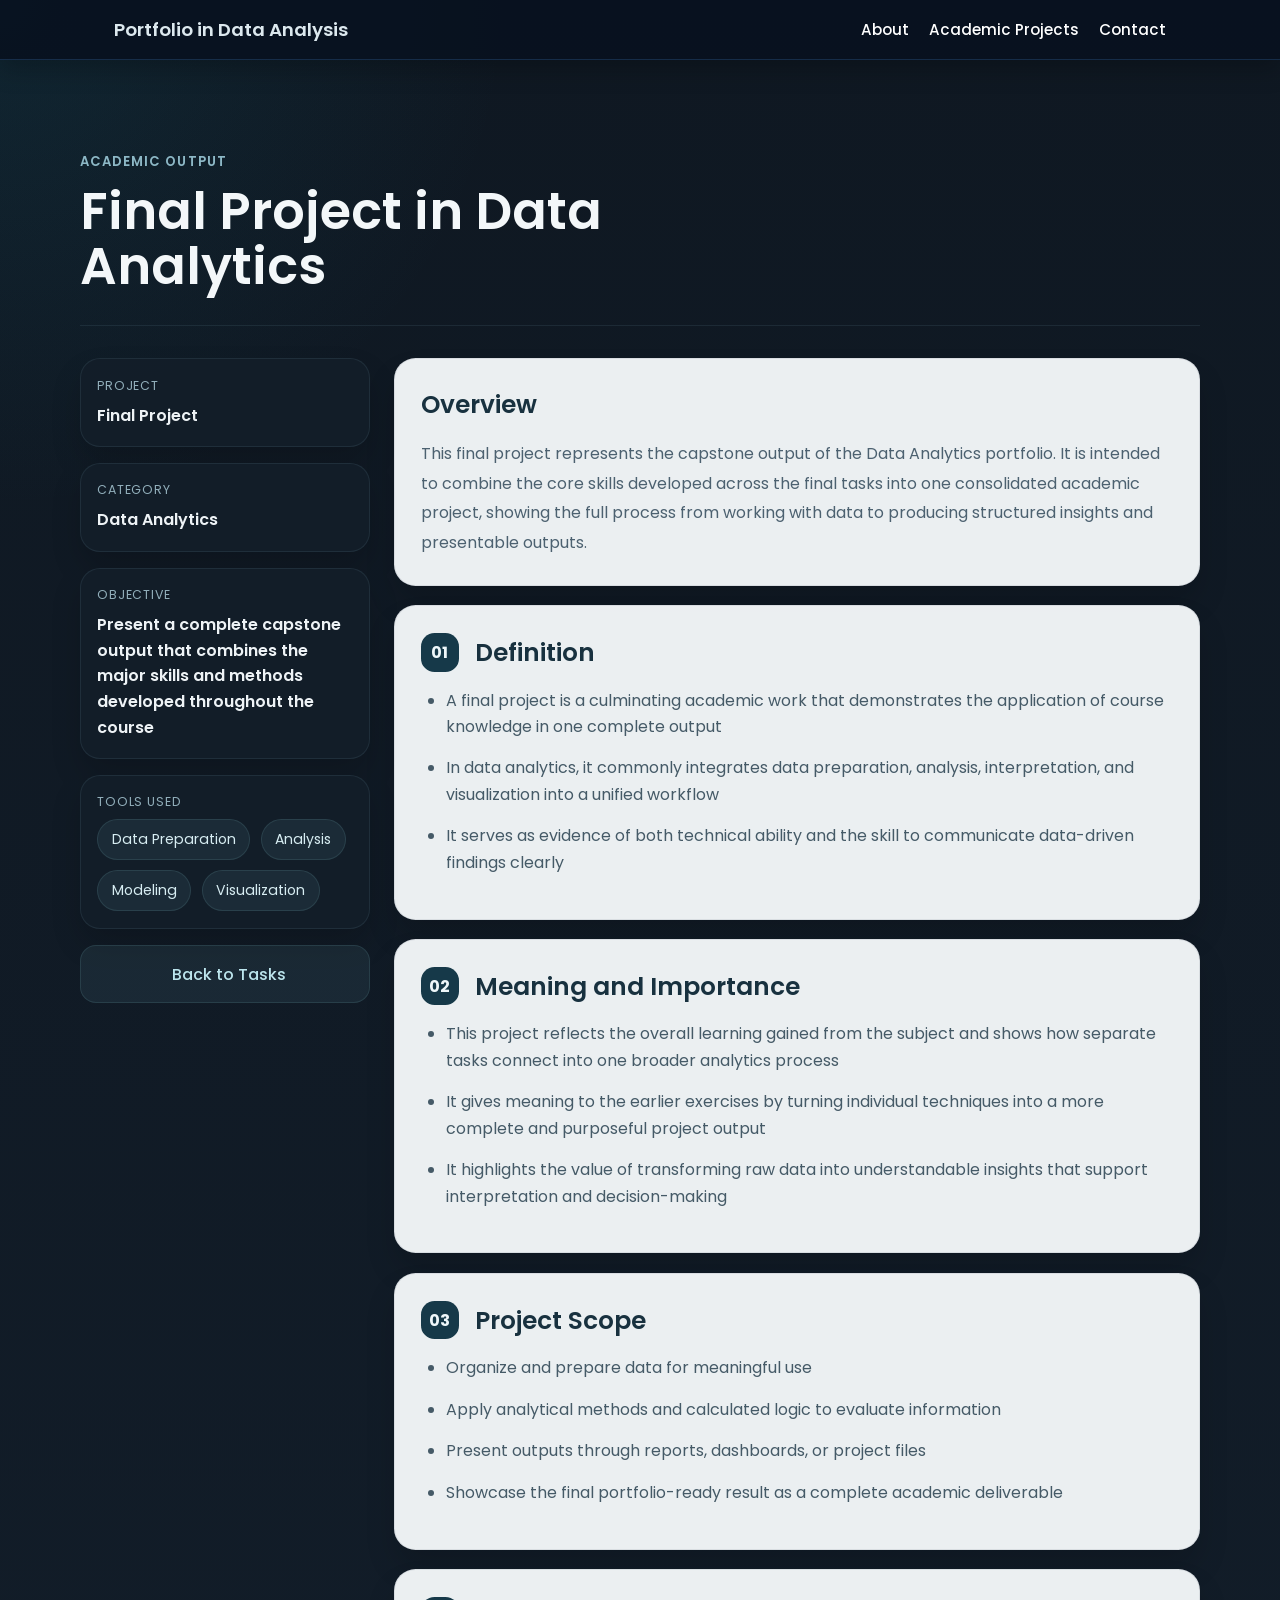
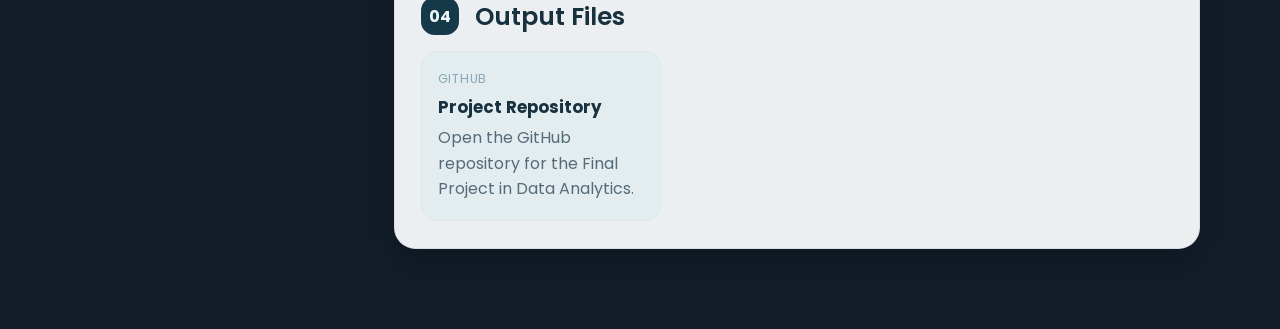
<file: final-project.html>
<!doctype html>
<html lang="en">
  <head>
    <meta charset="UTF-8" />
    <meta http-equiv="X-UA-Compatible" content="IE=edge" />
    <meta name="viewport" content="width=device-width, initial-scale=1.0" />
    <title>Final Project | Ervin Esguerra</title>
    <link rel="stylesheet" href="assets/swiper-bundle.min.css" />
    <link rel="stylesheet" href="assets/newcss.css" />
    <link
      rel="stylesheet"
      href="https://unicons.iconscout.com/release/v4.0.8/css/line.css"
    />
  </head>

  <body class="dark-theme">
    <header class="project-sample-header">
      <div class="project-sample-header__inner">
        <a href="index.html" class="project-sample-header__brand">
          Portfolio in Data Analysis
        </a>
        <nav class="project-sample-header__nav">
          <a href="index.html#about">About</a>
          <a href="index.html#portfolio">Academic Projects</a>
          <a href="index.html#contact">Contact</a>
        </nav>
      </div>
    </header>

    <main class="project-page">
      <section class="project-detail">
        <div class="project-detail__masthead">
          <p class="project-detail__eyebrow">Academic Output</p>
          <h1 class="project-detail__title">Final Project in Data Analytics</h1>
        </div>

        <div class="project-detail__layout">
          <aside class="project-detail__sidebar">
            <div class="project-detail__panel">
              <span class="project-detail__label">Project</span>
              <strong class="project-detail__value">Final Project</strong>
            </div>

            <div class="project-detail__panel">
              <span class="project-detail__label">Category</span>
              <strong class="project-detail__value">Data Analytics</strong>
            </div>

            <div class="project-detail__panel">
              <span class="project-detail__label">Objective</span>
              <strong class="project-detail__value">
                Present a complete capstone output that combines the major
                skills and methods developed throughout the course
              </strong>
            </div>

            <div class="project-detail__panel">
              <span class="project-detail__label">Tools Used</span>
              <div class="project-detail__tool-grid">
                <span class="project-detail__tool">Data Preparation</span>
                <span class="project-detail__tool">Analysis</span>
                <span class="project-detail__tool">Modeling</span>
                <span class="project-detail__tool">Visualization</span>
              </div>
            </div>

            <a href="index.html#portfolio" class="project-detail__back">
              <i class="uil uil-arrow-left"></i>
              Back to Tasks
            </a>
          </aside>

          <div class="project-detail__content">
            <article class="project-detail__card project-detail__card--lead">
              <h2 class="project-detail__card-title">Overview</h2>
              <p class="project-detail__paragraph">
                This final project represents the capstone output of the Data
                Analytics portfolio. It is intended to combine the core skills
                developed across the final tasks into one consolidated academic
                project, showing the full process from working with data to
                producing structured insights and presentable outputs.
              </p>
            </article>

            <article class="project-detail__card">
              <div class="project-detail__section-head">
                <span class="project-detail__step">01</span>
                <h2 class="project-detail__card-title">Definition</h2>
              </div>
              <ul class="project-detail__list">
                <li>A final project is a culminating academic work that demonstrates the application of course knowledge in one complete output</li>
                <li>In data analytics, it commonly integrates data preparation, analysis, interpretation, and visualization into a unified workflow</li>
                <li>It serves as evidence of both technical ability and the skill to communicate data-driven findings clearly</li>
              </ul>
            </article>

            <article class="project-detail__card">
              <div class="project-detail__section-head">
                <span class="project-detail__step">02</span>
                <h2 class="project-detail__card-title">Meaning and Importance</h2>
              </div>
              <ul class="project-detail__list">
                <li>This project reflects the overall learning gained from the subject and shows how separate tasks connect into one broader analytics process</li>
                <li>It gives meaning to the earlier exercises by turning individual techniques into a more complete and purposeful project output</li>
                <li>It highlights the value of transforming raw data into understandable insights that support interpretation and decision-making</li>
              </ul>
            </article>

            <article class="project-detail__card">
              <div class="project-detail__section-head">
                <span class="project-detail__step">03</span>
                <h2 class="project-detail__card-title">Project Scope</h2>
              </div>
              <ul class="project-detail__list">
                <li>Organize and prepare data for meaningful use</li>
                <li>Apply analytical methods and calculated logic to evaluate information</li>
                <li>Present outputs through reports, dashboards, or project files</li>
                <li>Showcase the final portfolio-ready result as a complete academic deliverable</li>
              </ul>
            </article>

            <article class="project-detail__card">
              <div class="project-detail__section-head">
                <span class="project-detail__step">04</span>
                <h2 class="project-detail__card-title">Output Files</h2>
              </div>
              <div class="project-detail__resource-grid">
                <a
                  href="https://github.com/esguerraervin/Final-Project-in-Data-Analytics"
                  target="_blank"
                  class="project-detail__resource"
                >
                  <span class="project-detail__resource-label">Github</span>
                  <strong class="project-detail__resource-title">Project Repository</strong>
                  <span class="project-detail__resource-text">
                    Open the GitHub repository for the Final Project in Data Analytics.
                  </span>
                </a>
              </div>
            </article>
          </div>
        </div>
      </section>
    </main>
  </body>
</html>
</file>
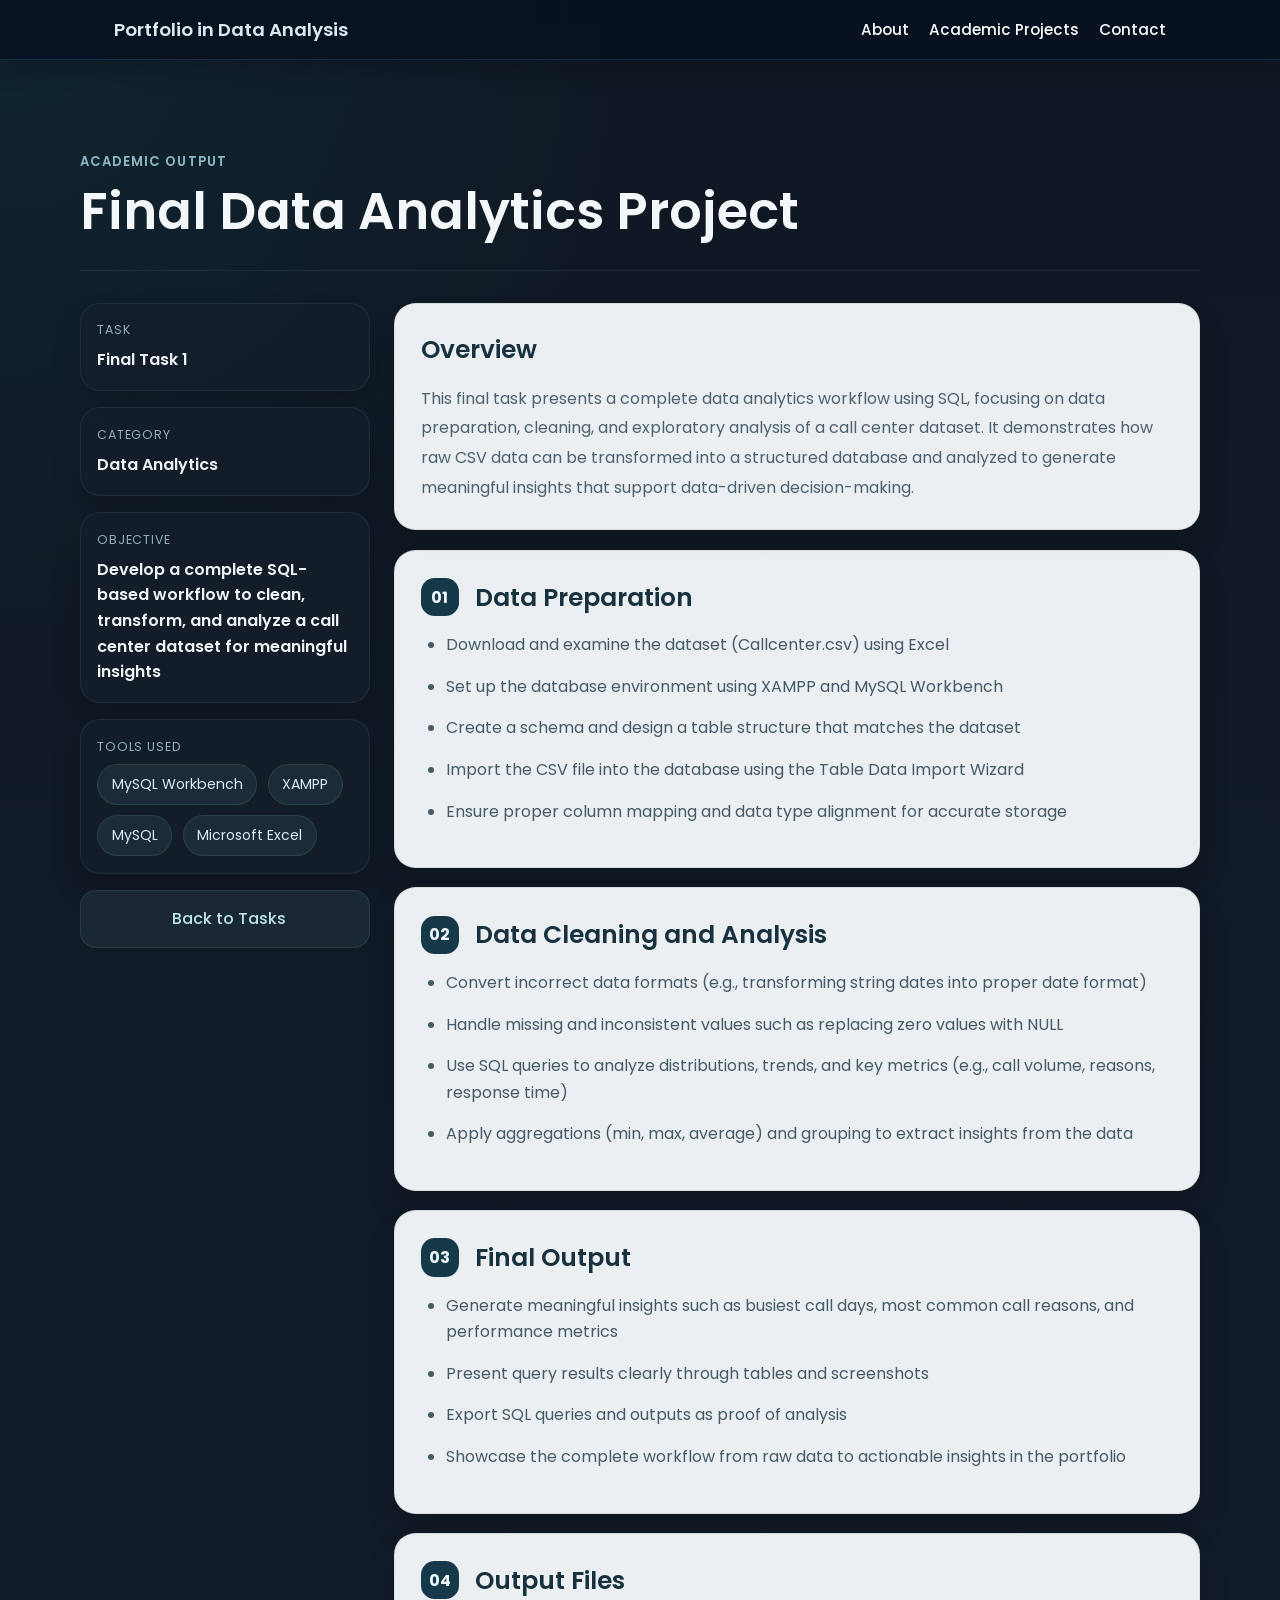
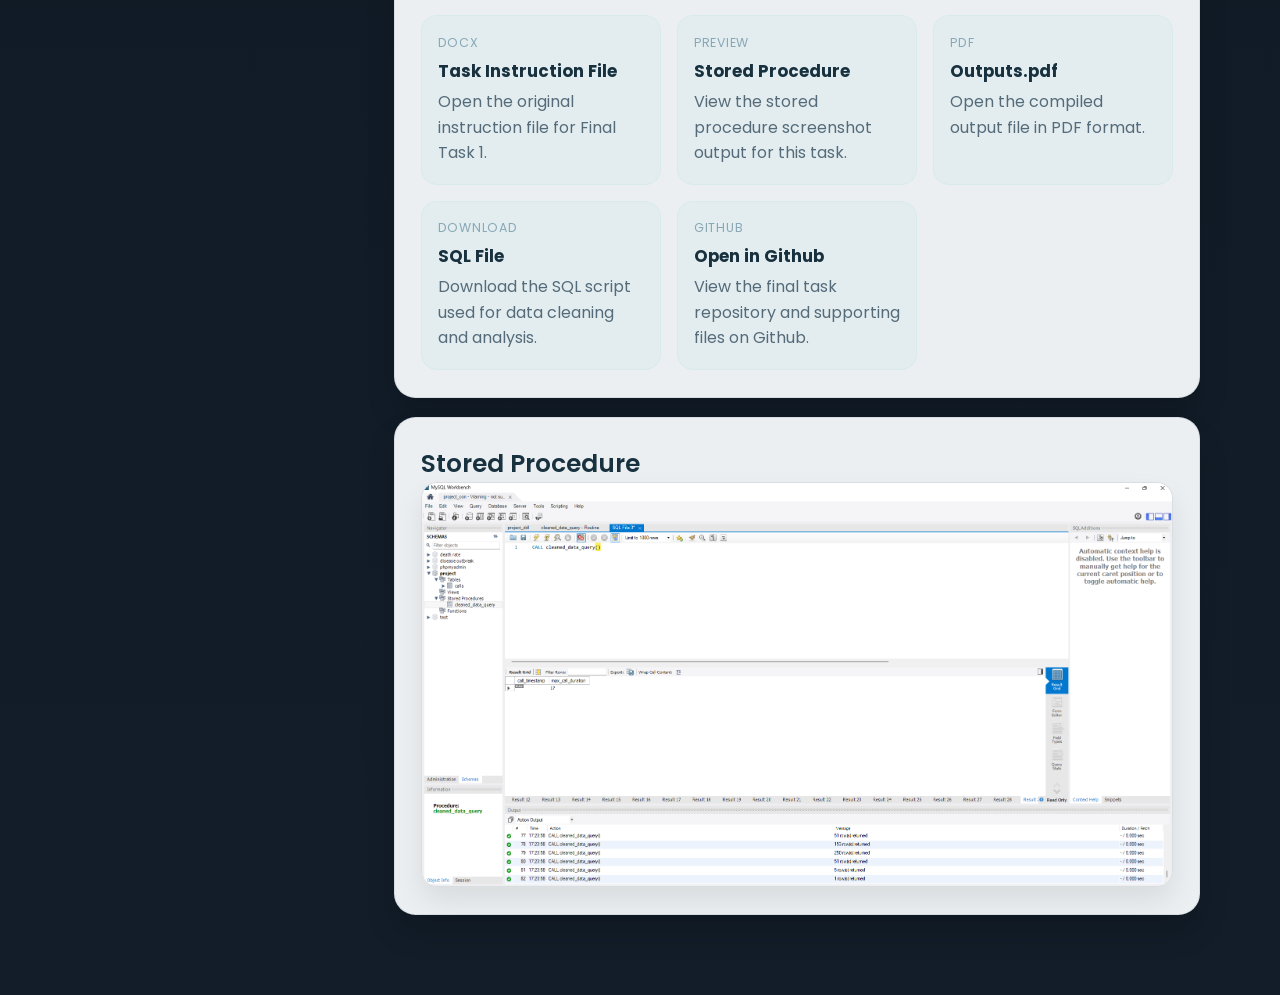
<file: final-task1.html>
<!doctype html>
<html lang="en">
  <head>
    <meta charset="UTF-8" />
    <meta http-equiv="X-UA-Compatible" content="IE=edge" />
    <meta name="viewport" content="width=device-width, initial-scale=1.0" />
    <title>Final Task | Ervin Esguerra</title>
    <link rel="stylesheet" href="assets/swiper-bundle.min.css" />
    <link rel="stylesheet" href="assets/newcss.css" />
    <link
      rel="stylesheet"
      href="https://unicons.iconscout.com/release/v4.0.8/css/line.css"
    />
  </head>

  <body class="dark-theme">
    <header class="project-sample-header">
      <div class="project-sample-header__inner">
        <a href="index.html" class="project-sample-header__brand">
          Portfolio in Data Analysis
        </a>
        <nav class="project-sample-header__nav">
          <a href="index.html#about">About</a>
          <a href="index.html#portfolio">Academic Projects</a>
          <a href="index.html#contact">Contact</a>
        </nav>
      </div>
    </header>

    <main class="project-page">
      <section class="project-detail">
        <div class="project-detail__masthead">
          <p class="project-detail__eyebrow">Academic Output</p>
          <h1 class="project-detail__title">Final Data Analytics Project</h1>
        </div>

        <div class="project-detail__layout">
          <aside class="project-detail__sidebar">
            <div class="project-detail__panel">
              <span class="project-detail__label">Task</span>
              <strong class="project-detail__value">Final Task 1</strong>
            </div>

            <div class="project-detail__panel">
              <span class="project-detail__label">Category</span>
              <strong class="project-detail__value">Data Analytics</strong>
            </div>

            <div class="project-detail__panel">
              <span class="project-detail__label">Objective</span>
              <strong class="project-detail__value">
                Develop a complete SQL-based workflow to clean, transform, and analyze a call center dataset for meaningful insights
              </strong>
            </div>

            <div class="project-detail__panel">
              <span class="project-detail__label">Tools Used</span>
              <div class="project-detail__tool-grid">
                <span class="project-detail__tool">MySQL Workbench</span>
                <span class="project-detail__tool">XAMPP</span>
                <span class="project-detail__tool">MySQL</span>
                <span class="project-detail__tool">Microsoft Excel</span>
              </div>
            </div>

            <a href="index.html#portfolio" class="project-detail__back">
              <i class="uil uil-arrow-left"></i>
              Back to Tasks
            </a>
          </aside>

          <div class="project-detail__content">
            <article class="project-detail__card project-detail__card--lead">
              <h2 class="project-detail__card-title">Overview</h2>
              <p class="project-detail__paragraph">
                This final task presents a complete data analytics workflow using SQL, focusing on data preparation, cleaning, and exploratory analysis of a call center dataset. It demonstrates how raw CSV data can be transformed into a structured database and analyzed to generate meaningful insights that support data-driven decision-making.
              </p>
            </article>

            <article class="project-detail__card">
              <div class="project-detail__section-head">
                <span class="project-detail__step">01</span>
                <h2 class="project-detail__card-title">Data Preparation</h2>
              </div>
              <ul class="project-detail__list">
                <li>Download and examine the dataset (Callcenter.csv) using Excel</li>
                <li>Set up the database environment using XAMPP and MySQL Workbench</li>
                <li>Create a schema and design a table structure that matches the dataset</li>
                <li>Import the CSV file into the database using the Table Data Import Wizard</li>
                <li>Ensure proper column mapping and data type alignment for accurate storage</li>
              </ul>
            </article>

            <article class="project-detail__card">
              <div class="project-detail__section-head">
                <span class="project-detail__step">02</span>
                <h2 class="project-detail__card-title">Data Cleaning and Analysis</h2>
              </div>
              <ul class="project-detail__list">
                <li>Convert incorrect data formats (e.g., transforming string dates into proper date format)</li>
                <li>Handle missing and inconsistent values such as replacing zero values with NULL</li>
                <li>Use SQL queries to analyze distributions, trends, and key metrics (e.g., call volume, reasons, response time)</li>
                <li>Apply aggregations (min, max, average) and grouping to extract insights from the data</li>
              </ul>
            </article>

            <article class="project-detail__card">
              <div class="project-detail__section-head">
                <span class="project-detail__step">03</span>
                <h2 class="project-detail__card-title">Final Output</h2>
              </div>
              <ul class="project-detail__list">
                <li>Generate meaningful insights such as busiest call days, most common call reasons, and performance metrics</li>
                <li>Present query results clearly through tables and screenshots</li>
                <li>Export SQL queries and outputs as proof of analysis</li>
                <li>Showcase the complete workflow from raw data to actionable insights in the portfolio</li>
              </ul>
            </article>

            <article class="project-detail__card">
              <div class="project-detail__section-head">
                <span class="project-detail__step">04</span>
                <h2 class="project-detail__card-title">Output Files</h2>
              </div>
              <div class="project-detail__resource-grid">
                <a
                  href="assets/Finals-Essay-Task.docx"
                  target="_blank"
                  class="project-detail__resource"
                >
                  <span class="project-detail__resource-label">DOCX</span>
                  <strong class="project-detail__resource-title">Task Instruction File</strong>
                  <span class="project-detail__resource-text">
                    Open the original instruction file for Final Task 1.
                  </span>
                </a>

                <a href="#stored-procedure" class="project-detail__resource">
                  <span class="project-detail__resource-label">Preview</span>
                  <strong class="project-detail__resource-title">Stored Procedure</strong>
                  <span class="project-detail__resource-text">
                    View the stored procedure screenshot output for this task.
                  </span>
                </a>

                <a
                  href="assets/Outputs.pdf"
                  target="_blank"
                  class="project-detail__resource"
                >
                  <span class="project-detail__resource-label">PDF</span>
                  <strong class="project-detail__resource-title">Outputs.pdf</strong>
                  <span class="project-detail__resource-text">
                    Open the compiled output file in PDF format.
                  </span>
                </a>

                <a
                  href="assets/cleaned_data_query.sql"
                  download
                  class="project-detail__resource"
                >
                  <span class="project-detail__resource-label">Download</span>
                  <strong class="project-detail__resource-title">SQL File</strong>
                  <span class="project-detail__resource-text">
                    Download the SQL script used for data cleaning and analysis.
                  </span>
                </a>

                <a
                  href="https://github.com/esguerraervin/Final-task-1"
                  target="_blank"
                  class="project-detail__resource"
                >
                  <span class="project-detail__resource-label">Github</span>
                  <strong class="project-detail__resource-title">Open in Github</strong>
                  <span class="project-detail__resource-text">
                    View the final task repository and supporting files on Github.
                  </span>
                </a>
              </div>
            </article>

            <article class="project-detail__card" id="stored-procedure">
              <h2 class="project-detail__card-title">Stored Procedure</h2>
              <a
                href="assets/img/Stored_procedure.png"
                target="_blank"
                class="project-detail__image-link"
              >
                <img
                  src="assets/img/Stored_procedure.png"
                  alt="Stored procedure preview"
                  class="project-detail__image"
                />
              </a>
            </article>
          </div>
        </div>
      </section>
    </main>
  </body>
</html>
</file>
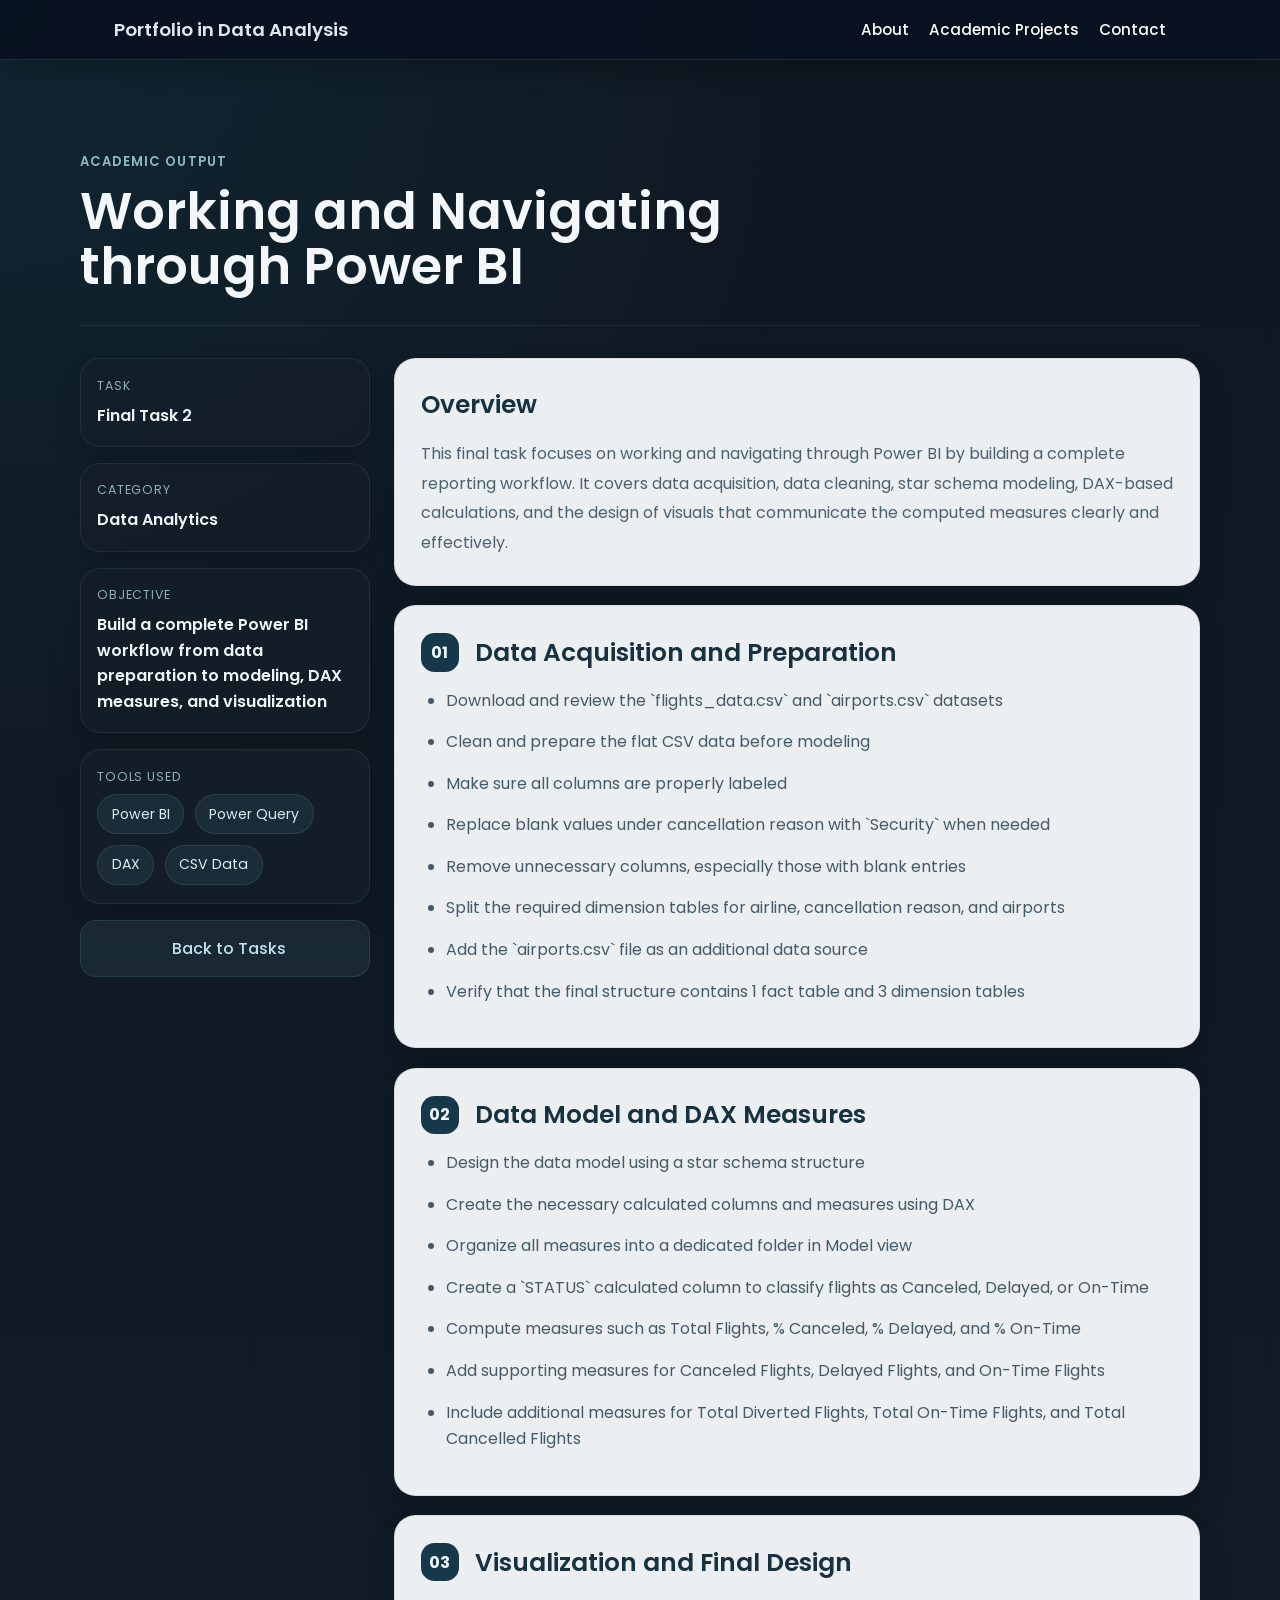
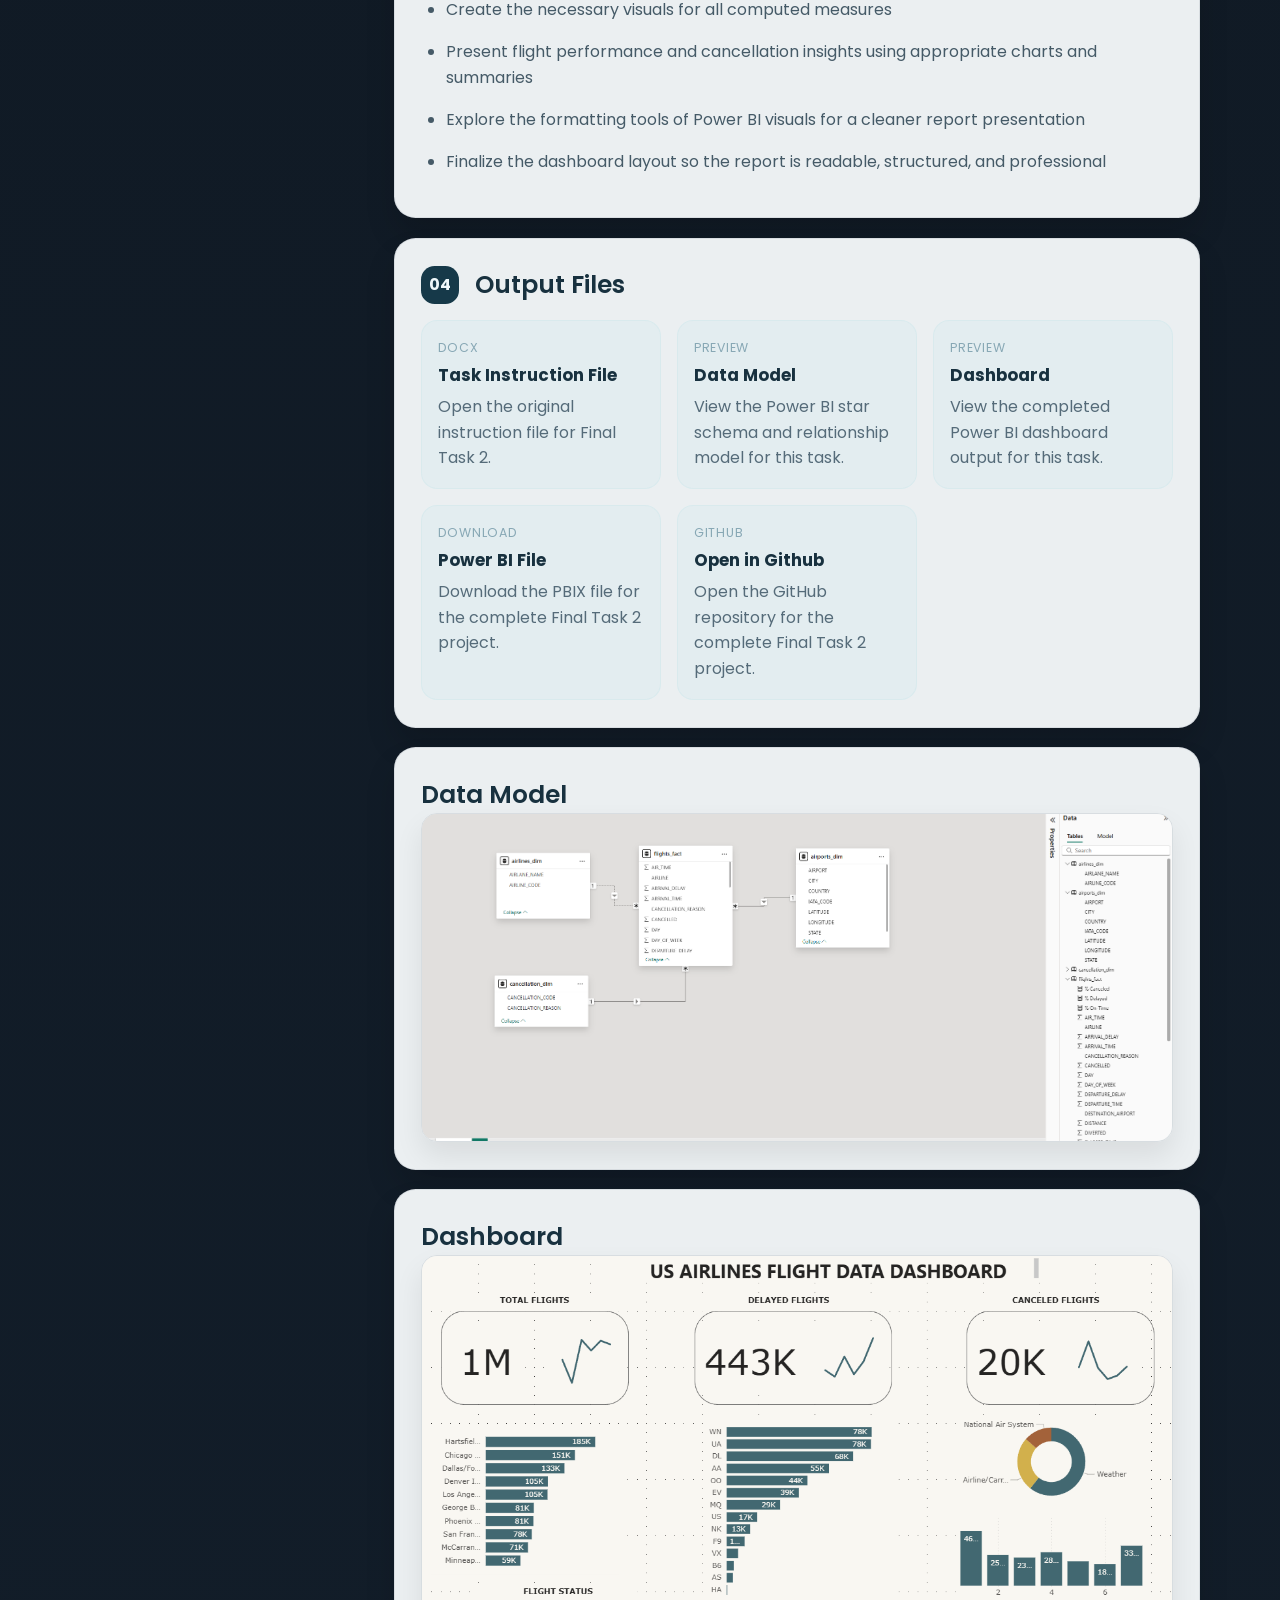
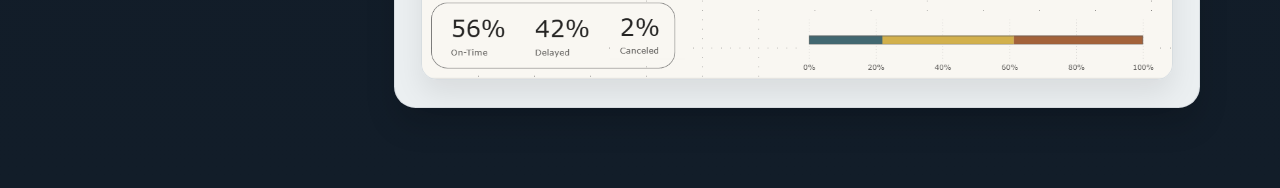
<file: final-task2.html>
<!doctype html>
<html lang="en">
  <head>
    <meta charset="UTF-8" />
    <meta http-equiv="X-UA-Compatible" content="IE=edge" />
    <meta name="viewport" content="width=device-width, initial-scale=1.0" />
    <title>Final Task 2 | Ervin Esguerra</title>
    <link rel="stylesheet" href="assets/swiper-bundle.min.css" />
    <link rel="stylesheet" href="assets/newcss.css" />
    <link
      rel="stylesheet"
      href="https://unicons.iconscout.com/release/v4.0.8/css/line.css"
    />
  </head>

  <body class="dark-theme">
    <header class="project-sample-header">
      <div class="project-sample-header__inner">
        <a href="index.html" class="project-sample-header__brand">
          Portfolio in Data Analysis
        </a>
        <nav class="project-sample-header__nav">
          <a href="index.html#about">About</a>
          <a href="index.html#portfolio">Academic Projects</a>
          <a href="index.html#contact">Contact</a>
        </nav>
      </div>
    </header>

    <main class="project-page">
      <section class="project-detail">
        <div class="project-detail__masthead">
          <p class="project-detail__eyebrow">Academic Output</p>
          <h1 class="project-detail__title">
            Working and Navigating through Power BI
          </h1>
        </div>

        <div class="project-detail__layout">
          <aside class="project-detail__sidebar">
            <div class="project-detail__panel">
              <span class="project-detail__label">Task</span>
              <strong class="project-detail__value">Final Task 2</strong>
            </div>

            <div class="project-detail__panel">
              <span class="project-detail__label">Category</span>
              <strong class="project-detail__value">Data Analytics</strong>
            </div>

            <div class="project-detail__panel">
              <span class="project-detail__label">Objective</span>
              <strong class="project-detail__value">
                Build a complete Power BI workflow from data preparation to
                modeling, DAX measures, and visualization
              </strong>
            </div>

            <div class="project-detail__panel">
              <span class="project-detail__label">Tools Used</span>
              <div class="project-detail__tool-grid">
                <span class="project-detail__tool">Power BI</span>
                <span class="project-detail__tool">Power Query</span>
                <span class="project-detail__tool">DAX</span>
                <span class="project-detail__tool">CSV Data</span>
              </div>
            </div>

            <a href="index.html#portfolio" class="project-detail__back">
              <i class="uil uil-arrow-left"></i>
              Back to Tasks
            </a>
          </aside>

          <div class="project-detail__content">
            <article class="project-detail__card project-detail__card--lead">
              <h2 class="project-detail__card-title">Overview</h2>
              <p class="project-detail__paragraph">
                This final task focuses on working and navigating through Power
                BI by building a complete reporting workflow. It covers data
                acquisition, data cleaning, star schema modeling, DAX-based
                calculations, and the design of visuals that communicate the
                computed measures clearly and effectively.
              </p>
            </article>

            <article class="project-detail__card">
              <div class="project-detail__section-head">
                <span class="project-detail__step">01</span>
                <h2 class="project-detail__card-title">Data Acquisition and Preparation</h2>
              </div>
              <ul class="project-detail__list">
                <li>Download and review the `flights_data.csv` and `airports.csv` datasets</li>
                <li>Clean and prepare the flat CSV data before modeling</li>
                <li>Make sure all columns are properly labeled</li>
                <li>Replace blank values under cancellation reason with `Security` when needed</li>
                <li>Remove unnecessary columns, especially those with blank entries</li>
                <li>Split the required dimension tables for airline, cancellation reason, and airports</li>
                <li>Add the `airports.csv` file as an additional data source</li>
                <li>Verify that the final structure contains 1 fact table and 3 dimension tables</li>
              </ul>
            </article>

            <article class="project-detail__card">
              <div class="project-detail__section-head">
                <span class="project-detail__step">02</span>
                <h2 class="project-detail__card-title">Data Model and DAX Measures</h2>
              </div>
              <ul class="project-detail__list">
                <li>Design the data model using a star schema structure</li>
                <li>Create the necessary calculated columns and measures using DAX</li>
                <li>Organize all measures into a dedicated folder in Model view</li>
                <li>Create a `STATUS` calculated column to classify flights as Canceled, Delayed, or On-Time</li>
                <li>Compute measures such as Total Flights, % Canceled, % Delayed, and % On-Time</li>
                <li>Add supporting measures for Canceled Flights, Delayed Flights, and On-Time Flights</li>
                <li>Include additional measures for Total Diverted Flights, Total On-Time Flights, and Total Cancelled Flights</li>
              </ul>
            </article>

            <article class="project-detail__card">
              <div class="project-detail__section-head">
                <span class="project-detail__step">03</span>
                <h2 class="project-detail__card-title">Visualization and Final Design</h2>
              </div>
              <ul class="project-detail__list">
                <li>Create the necessary visuals for all computed measures</li>
                <li>Present flight performance and cancellation insights using appropriate charts and summaries</li>
                <li>Explore the formatting tools of Power BI visuals for a cleaner report presentation</li>
                <li>Finalize the dashboard layout so the report is readable, structured, and professional</li>
              </ul>
            </article>

            <article class="project-detail__card">
              <div class="project-detail__section-head">
                <span class="project-detail__step">04</span>
                <h2 class="project-detail__card-title">Output Files</h2>
              </div>
              <div class="project-detail__resource-grid">
                <a
                  href="assets/Finals-Task-2-Navigating-Power-BI.docx"
                  target="_blank"
                  class="project-detail__resource"
                >
                  <span class="project-detail__resource-label">DOCX</span>
                  <strong class="project-detail__resource-title">Task Instruction File</strong>
                  <span class="project-detail__resource-text">
                    Open the original instruction file for Final Task 2.
                  </span>
                </a>

                <a href="#data-model" class="project-detail__resource">
                  <span class="project-detail__resource-label">Preview</span>
                  <strong class="project-detail__resource-title">Data Model</strong>
                  <span class="project-detail__resource-text">
                    View the Power BI star schema and relationship model for this task.
                  </span>
                </a>

                <a href="#dashboard" class="project-detail__resource">
                  <span class="project-detail__resource-label">Preview</span>
                  <strong class="project-detail__resource-title">Dashboard</strong>
                  <span class="project-detail__resource-text">
                    View the completed Power BI dashboard output for this task.
                  </span>
                </a>

                <a
                  href="assets/Final-task-2-file.pbix"
                  download
                  class="project-detail__resource"
                >
                  <span class="project-detail__resource-label">Download</span>
                  <strong class="project-detail__resource-title">Power BI File</strong>
                  <span class="project-detail__resource-text">
                    Download the PBIX file for the complete Final Task 2 project.
                  </span>
                </a>

                <a
                  href="https://github.com/esguerraervin/Final-task-2"
                  target="_blank"
                  rel="noopener noreferrer"
                  class="project-detail__resource"
                >
                  <span class="project-detail__resource-label">GitHub</span>
                  <strong class="project-detail__resource-title">Open in Github</strong>
                  <span class="project-detail__resource-text">
                    Open the GitHub repository for the complete Final Task 2 project.
                  </span>
                </a>
              </div>
            </article>

            <article class="project-detail__card" id="data-model">
              <h2 class="project-detail__card-title">Data Model</h2>
              <a
                href="assets/img/DATA%20MODEL.PNG"
                target="_blank"
                class="project-detail__image-link"
              >
                <img
                  src="assets/img/DATA%20MODEL.PNG"
                  alt="Power BI data model preview"
                  class="project-detail__image"
                />
              </a>
            </article>

            <article class="project-detail__card" id="dashboard">
              <h2 class="project-detail__card-title">Dashboard</h2>
              <a
                href="assets/img/DASHBOARD.PNG"
                target="_blank"
                class="project-detail__image-link"
              >
                <img
                  src="assets/img/DASHBOARD.PNG"
                  alt="Power BI dashboard preview"
                  class="project-detail__image"
                />
              </a>
            </article>
          </div>
        </div>
      </section>
    </main>
  </body>
</html>
</file>
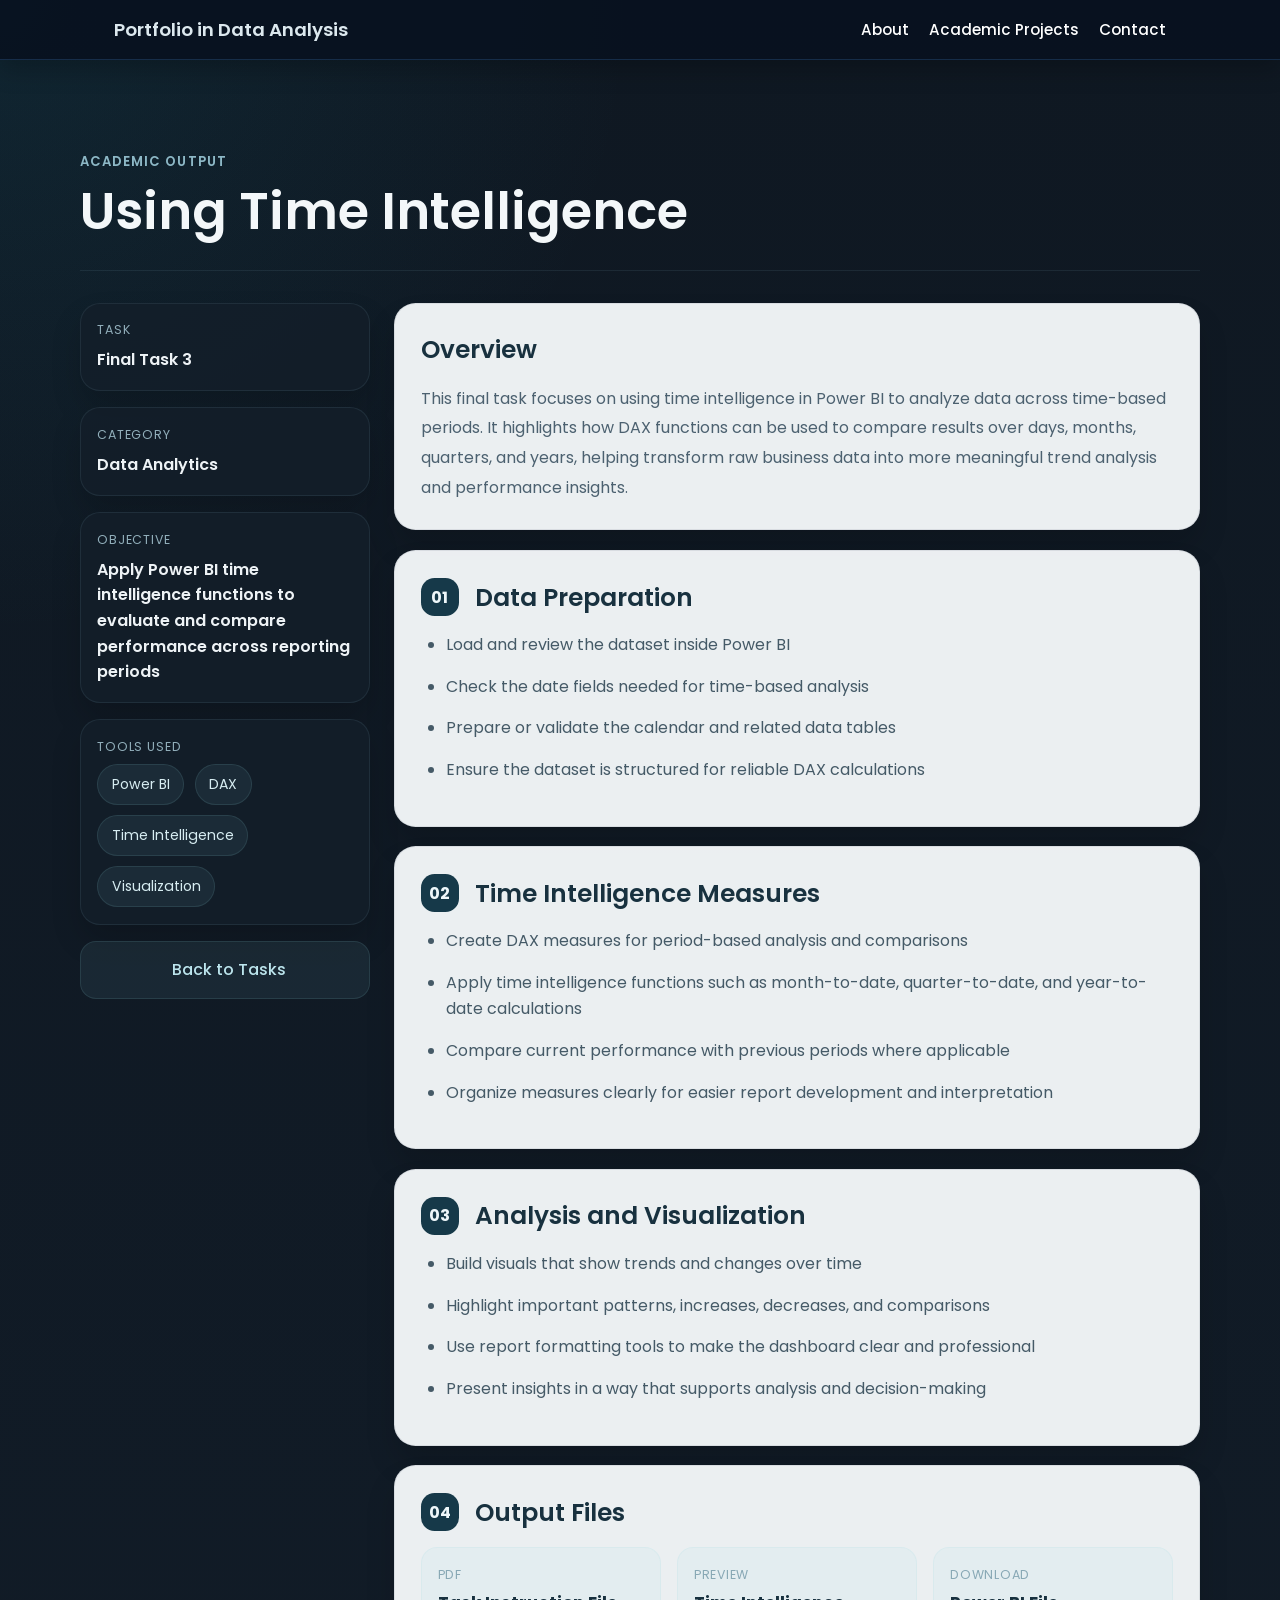
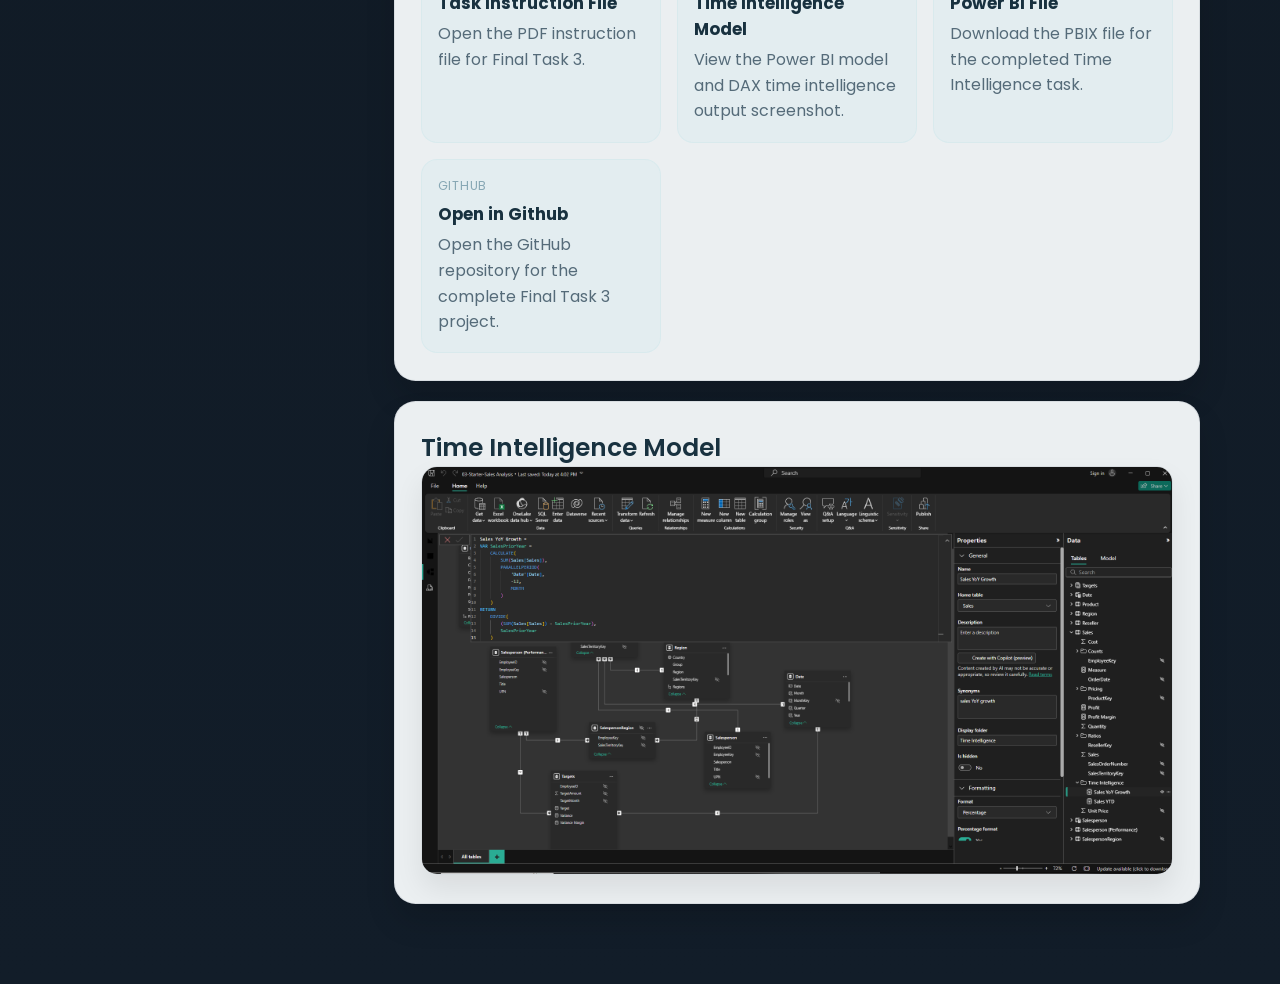
<file: final-task3.html>
<!doctype html>
<html lang="en">
  <head>
    <meta charset="UTF-8" />
    <meta http-equiv="X-UA-Compatible" content="IE=edge" />
    <meta name="viewport" content="width=device-width, initial-scale=1.0" />
    <title>Final Task 3 | Ervin Esguerra</title>
    <link rel="stylesheet" href="assets/swiper-bundle.min.css" />
    <link rel="stylesheet" href="assets/newcss.css" />
    <link
      rel="stylesheet"
      href="https://unicons.iconscout.com/release/v4.0.8/css/line.css"
    />
  </head>

  <body class="dark-theme">
    <header class="project-sample-header">
      <div class="project-sample-header__inner">
        <a href="index.html" class="project-sample-header__brand">
          Portfolio in Data Analysis
        </a>
        <nav class="project-sample-header__nav">
          <a href="index.html#about">About</a>
          <a href="index.html#portfolio">Academic Projects</a>
          <a href="index.html#contact">Contact</a>
        </nav>
      </div>
    </header>

    <main class="project-page">
      <section class="project-detail">
        <div class="project-detail__masthead">
          <p class="project-detail__eyebrow">Academic Output</p>
          <h1 class="project-detail__title">Using Time Intelligence</h1>
        </div>

        <div class="project-detail__layout">
          <aside class="project-detail__sidebar">
            <div class="project-detail__panel">
              <span class="project-detail__label">Task</span>
              <strong class="project-detail__value">Final Task 3</strong>
            </div>

            <div class="project-detail__panel">
              <span class="project-detail__label">Category</span>
              <strong class="project-detail__value">Data Analytics</strong>
            </div>

            <div class="project-detail__panel">
              <span class="project-detail__label">Objective</span>
              <strong class="project-detail__value">
                Apply Power BI time intelligence functions to evaluate and
                compare performance across reporting periods
              </strong>
            </div>

            <div class="project-detail__panel">
              <span class="project-detail__label">Tools Used</span>
              <div class="project-detail__tool-grid">
                <span class="project-detail__tool">Power BI</span>
                <span class="project-detail__tool">DAX</span>
                <span class="project-detail__tool">Time Intelligence</span>
                <span class="project-detail__tool">Visualization</span>
              </div>
            </div>

            <a href="index.html#portfolio" class="project-detail__back">
              <i class="uil uil-arrow-left"></i>
              Back to Tasks
            </a>
          </aside>

          <div class="project-detail__content">
            <article class="project-detail__card project-detail__card--lead">
              <h2 class="project-detail__card-title">Overview</h2>
              <p class="project-detail__paragraph">
                This final task focuses on using time intelligence in Power BI
                to analyze data across time-based periods. It highlights how DAX
                functions can be used to compare results over days, months,
                quarters, and years, helping transform raw business data into
                more meaningful trend analysis and performance insights.
              </p>
            </article>

            <article class="project-detail__card">
              <div class="project-detail__section-head">
                <span class="project-detail__step">01</span>
                <h2 class="project-detail__card-title">Data Preparation</h2>
              </div>
              <ul class="project-detail__list">
                <li>Load and review the dataset inside Power BI</li>
                <li>Check the date fields needed for time-based analysis</li>
                <li>Prepare or validate the calendar and related data tables</li>
                <li>Ensure the dataset is structured for reliable DAX calculations</li>
              </ul>
            </article>

            <article class="project-detail__card">
              <div class="project-detail__section-head">
                <span class="project-detail__step">02</span>
                <h2 class="project-detail__card-title">Time Intelligence Measures</h2>
              </div>
              <ul class="project-detail__list">
                <li>Create DAX measures for period-based analysis and comparisons</li>
                <li>Apply time intelligence functions such as month-to-date, quarter-to-date, and year-to-date calculations</li>
                <li>Compare current performance with previous periods where applicable</li>
                <li>Organize measures clearly for easier report development and interpretation</li>
              </ul>
            </article>

            <article class="project-detail__card">
              <div class="project-detail__section-head">
                <span class="project-detail__step">03</span>
                <h2 class="project-detail__card-title">Analysis and Visualization</h2>
              </div>
              <ul class="project-detail__list">
                <li>Build visuals that show trends and changes over time</li>
                <li>Highlight important patterns, increases, decreases, and comparisons</li>
                <li>Use report formatting tools to make the dashboard clear and professional</li>
                <li>Present insights in a way that supports analysis and decision-making</li>
              </ul>
            </article>

            <article class="project-detail__card">
              <div class="project-detail__section-head">
                <span class="project-detail__step">04</span>
                <h2 class="project-detail__card-title">Output Files</h2>
              </div>
              <div class="project-detail__resource-grid">
                <a
                  href="assets/Finals-Lab-Task-3-Using-Time-Intelligence.pdf"
                  target="_blank"
                  class="project-detail__resource"
                >
                  <span class="project-detail__resource-label">PDF</span>
                  <strong class="project-detail__resource-title">Task Instruction File</strong>
                  <span class="project-detail__resource-text">
                    Open the PDF instruction file for Final Task 3.
                  </span>
                </a>

                <a href="#time-intelligence" class="project-detail__resource">
                  <span class="project-detail__resource-label">Preview</span>
                  <strong class="project-detail__resource-title">Time Intelligence Model</strong>
                  <span class="project-detail__resource-text">
                    View the Power BI model and DAX time intelligence output screenshot.
                  </span>
                </a>

                <a
                  href="assets/Final-task-3-Time-Intelligence.pbix"
                  download
                  class="project-detail__resource"
                >
                  <span class="project-detail__resource-label">Download</span>
                  <strong class="project-detail__resource-title">Power BI File</strong>
                  <span class="project-detail__resource-text">
                    Download the PBIX file for the completed Time Intelligence task.
                  </span>
                </a>

                <a
                  href="https://github.com/esguerraervin/Final-task-3"
                  target="_blank"
                  rel="noopener noreferrer"
                  class="project-detail__resource"
                >
                  <span class="project-detail__resource-label">GitHub</span>
                  <strong class="project-detail__resource-title">Open in Github</strong>
                  <span class="project-detail__resource-text">
                    Open the GitHub repository for the complete Final Task 3 project.
                  </span>
                </a>
              </div>
            </article>

            <article class="project-detail__card" id="time-intelligence">
              <h2 class="project-detail__card-title">Time Intelligence Model</h2>
              <a
                href="assets/img/Final-task-3-screenshot.png"
                target="_blank"
                class="project-detail__image-link"
              >
                <img
                  src="assets/img/Final-task-3-screenshot.png"
                  alt="Final Task 3 Power BI time intelligence preview"
                  class="project-detail__image"
                />
              </a>
            </article>
          </div>
        </div>
      </section>
    </main>
  </body>
</html>
</file>
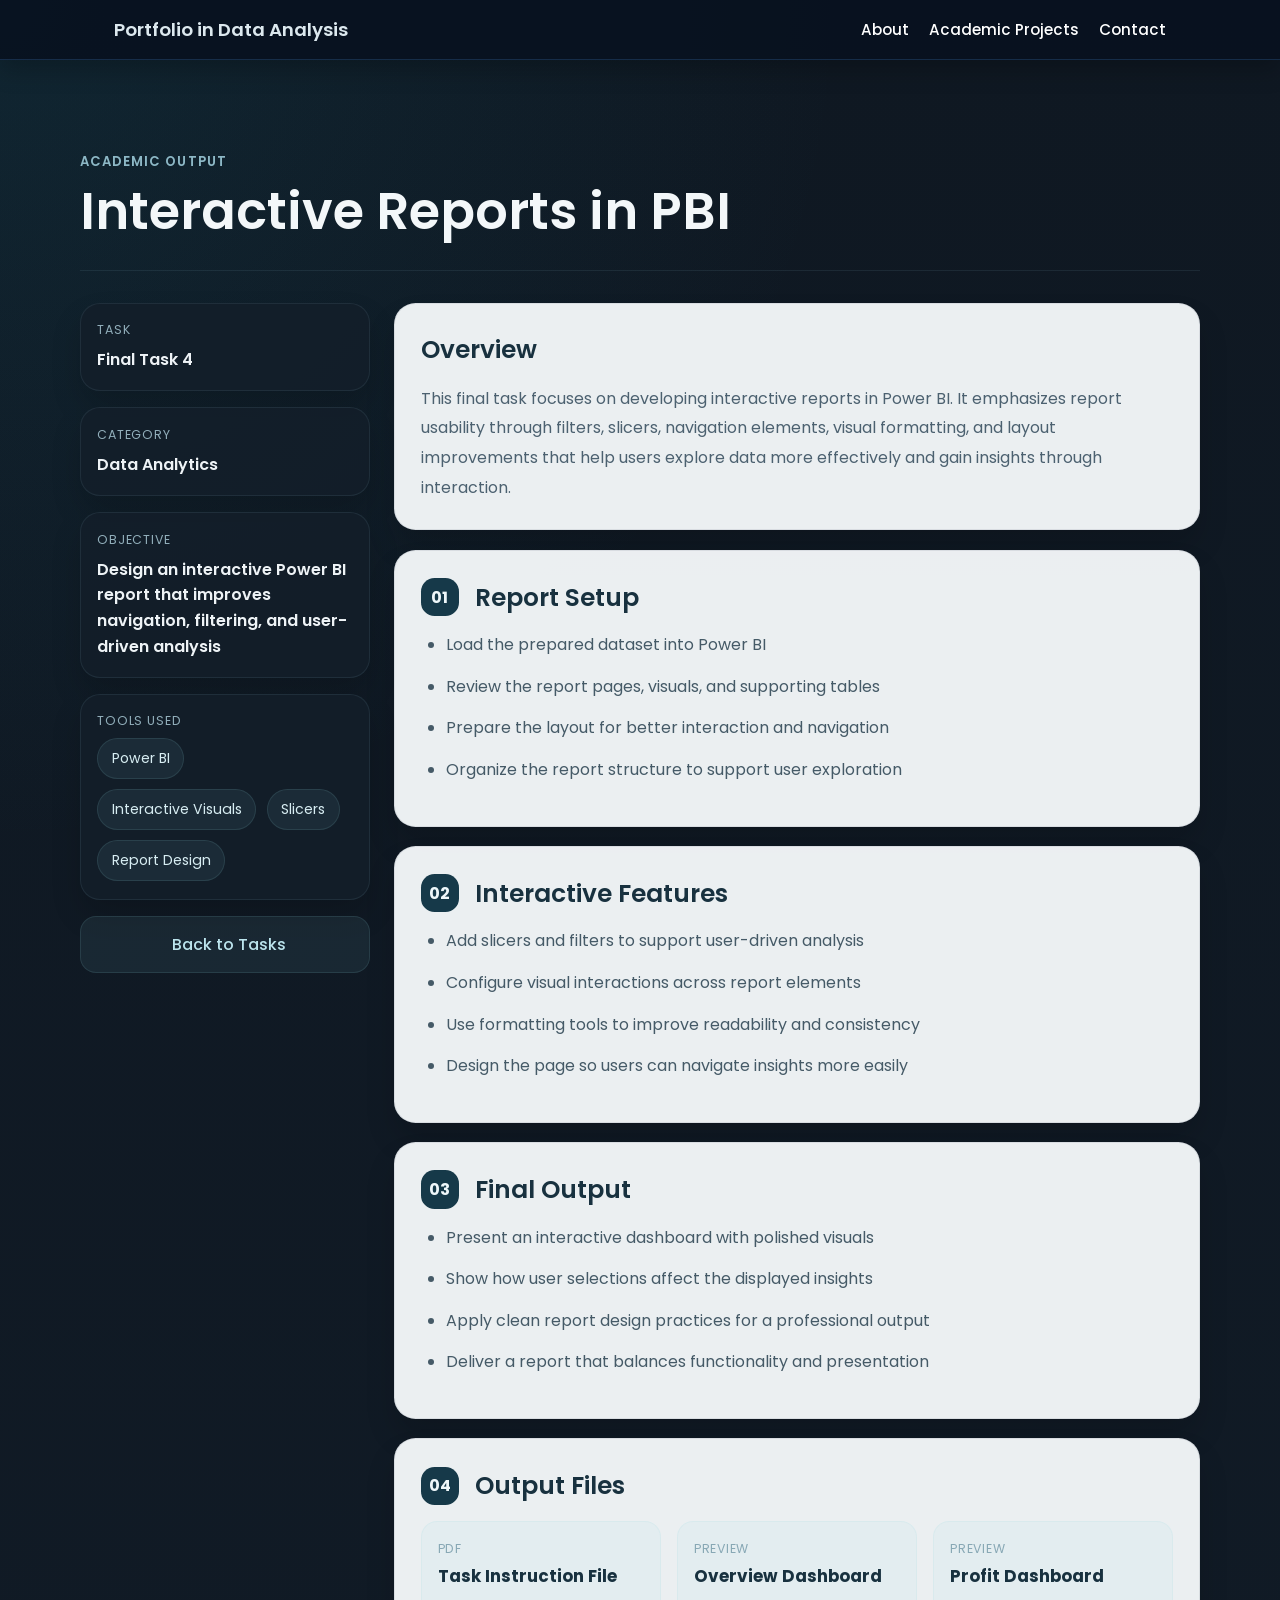
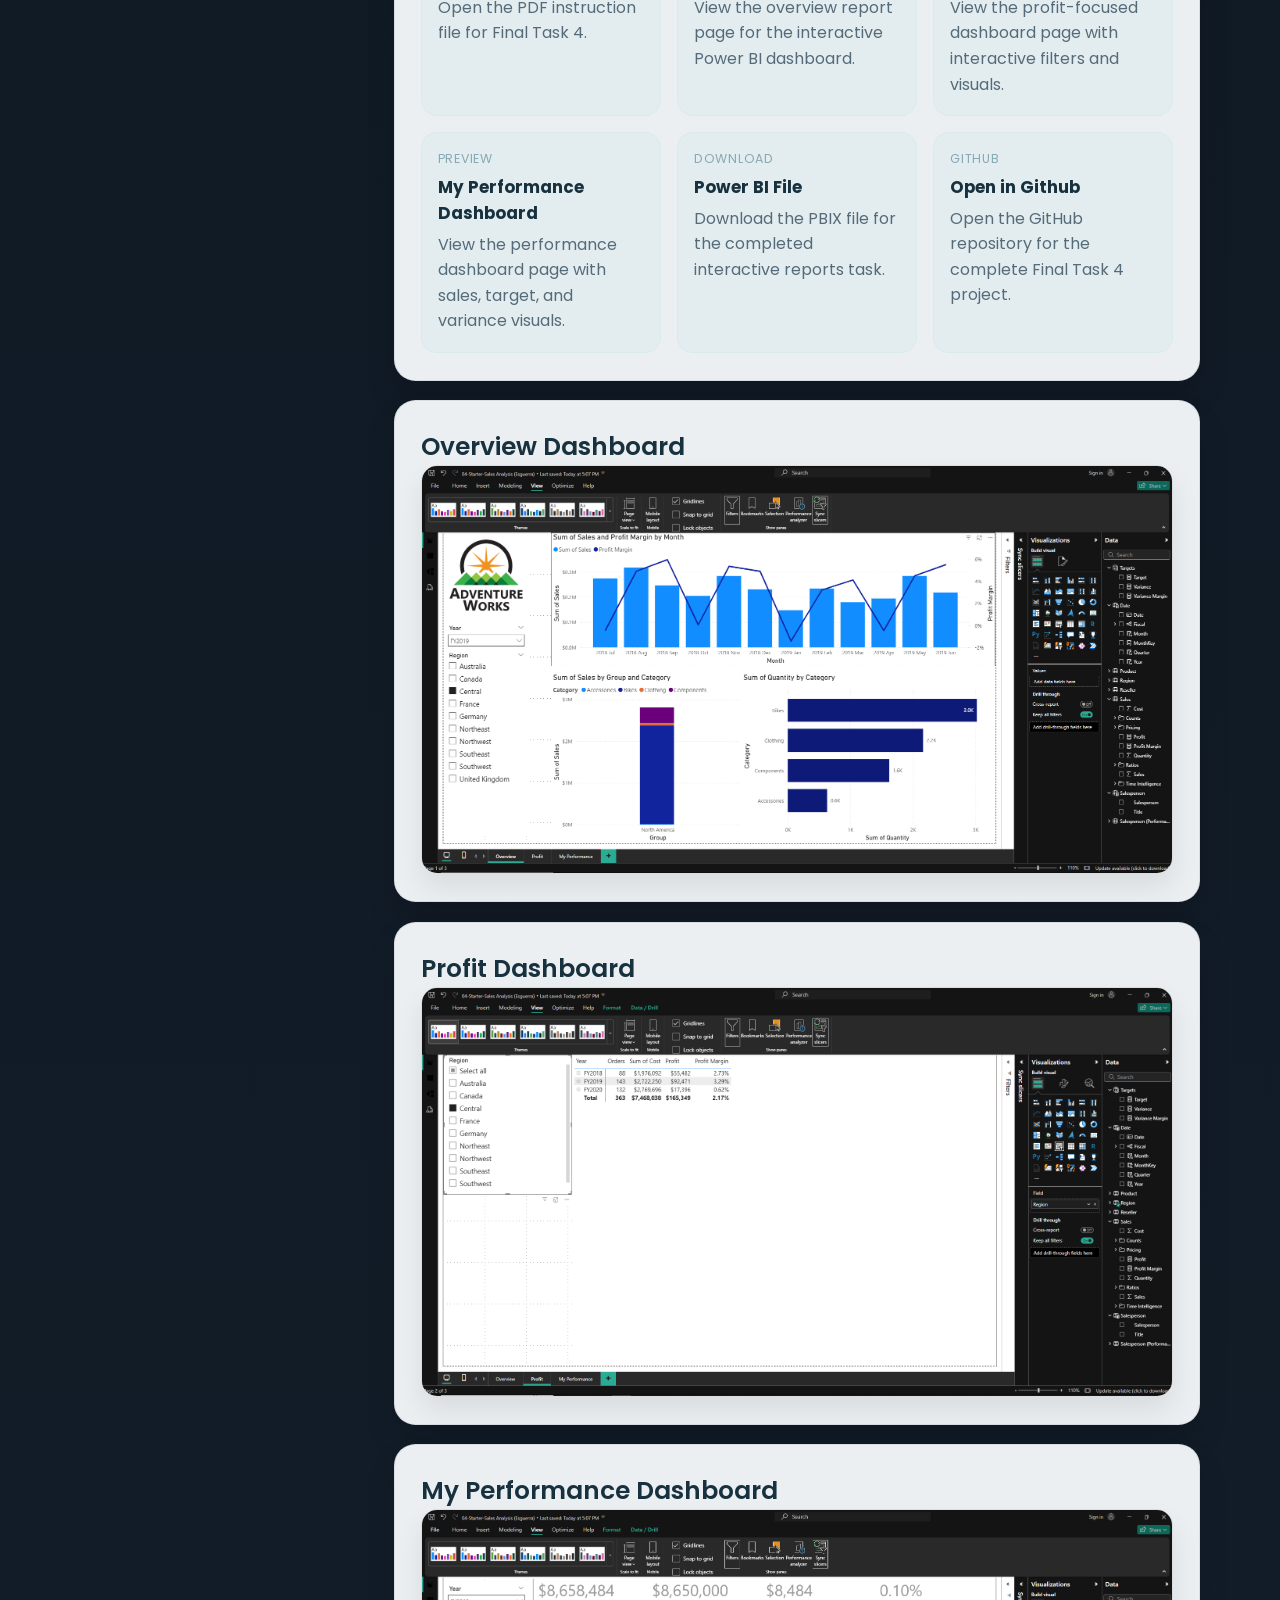
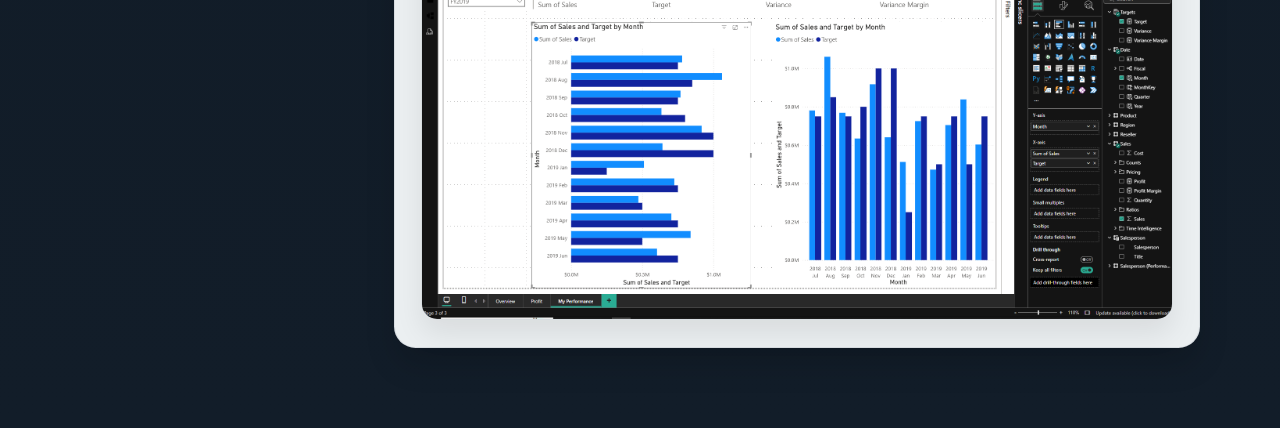
<file: final-task4.html>
<!doctype html>
<html lang="en">
  <head>
    <meta charset="UTF-8" />
    <meta http-equiv="X-UA-Compatible" content="IE=edge" />
    <meta name="viewport" content="width=device-width, initial-scale=1.0" />
    <title>Final Task 4 | Ervin Esguerra</title>
    <link rel="stylesheet" href="assets/swiper-bundle.min.css" />
    <link rel="stylesheet" href="assets/newcss.css" />
    <link
      rel="stylesheet"
      href="https://unicons.iconscout.com/release/v4.0.8/css/line.css"
    />
  </head>

  <body class="dark-theme">
    <header class="project-sample-header">
      <div class="project-sample-header__inner">
        <a href="index.html" class="project-sample-header__brand">
          Portfolio in Data Analysis
        </a>
        <nav class="project-sample-header__nav">
          <a href="index.html#about">About</a>
          <a href="index.html#portfolio">Academic Projects</a>
          <a href="index.html#contact">Contact</a>
        </nav>
      </div>
    </header>

    <main class="project-page">
      <section class="project-detail">
        <div class="project-detail__masthead">
          <p class="project-detail__eyebrow">Academic Output</p>
          <h1 class="project-detail__title">Interactive Reports in PBI</h1>
        </div>

        <div class="project-detail__layout">
          <aside class="project-detail__sidebar">
            <div class="project-detail__panel">
              <span class="project-detail__label">Task</span>
              <strong class="project-detail__value">Final Task 4</strong>
            </div>

            <div class="project-detail__panel">
              <span class="project-detail__label">Category</span>
              <strong class="project-detail__value">Data Analytics</strong>
            </div>

            <div class="project-detail__panel">
              <span class="project-detail__label">Objective</span>
              <strong class="project-detail__value">
                Design an interactive Power BI report that improves navigation,
                filtering, and user-driven analysis
              </strong>
            </div>

            <div class="project-detail__panel">
              <span class="project-detail__label">Tools Used</span>
              <div class="project-detail__tool-grid">
                <span class="project-detail__tool">Power BI</span>
                <span class="project-detail__tool">Interactive Visuals</span>
                <span class="project-detail__tool">Slicers</span>
                <span class="project-detail__tool">Report Design</span>
              </div>
            </div>

            <a href="index.html#portfolio" class="project-detail__back">
              <i class="uil uil-arrow-left"></i>
              Back to Tasks
            </a>
          </aside>

          <div class="project-detail__content">
            <article class="project-detail__card project-detail__card--lead">
              <h2 class="project-detail__card-title">Overview</h2>
              <p class="project-detail__paragraph">
                This final task focuses on developing interactive reports in
                Power BI. It emphasizes report usability through filters,
                slicers, navigation elements, visual formatting, and layout
                improvements that help users explore data more effectively and
                gain insights through interaction.
              </p>
            </article>

            <article class="project-detail__card">
              <div class="project-detail__section-head">
                <span class="project-detail__step">01</span>
                <h2 class="project-detail__card-title">Report Setup</h2>
              </div>
              <ul class="project-detail__list">
                <li>Load the prepared dataset into Power BI</li>
                <li>Review the report pages, visuals, and supporting tables</li>
                <li>Prepare the layout for better interaction and navigation</li>
                <li>Organize the report structure to support user exploration</li>
              </ul>
            </article>

            <article class="project-detail__card">
              <div class="project-detail__section-head">
                <span class="project-detail__step">02</span>
                <h2 class="project-detail__card-title">Interactive Features</h2>
              </div>
              <ul class="project-detail__list">
                <li>Add slicers and filters to support user-driven analysis</li>
                <li>Configure visual interactions across report elements</li>
                <li>Use formatting tools to improve readability and consistency</li>
                <li>Design the page so users can navigate insights more easily</li>
              </ul>
            </article>

            <article class="project-detail__card">
              <div class="project-detail__section-head">
                <span class="project-detail__step">03</span>
                <h2 class="project-detail__card-title">Final Output</h2>
              </div>
              <ul class="project-detail__list">
                <li>Present an interactive dashboard with polished visuals</li>
                <li>Show how user selections affect the displayed insights</li>
                <li>Apply clean report design practices for a professional output</li>
                <li>Deliver a report that balances functionality and presentation</li>
              </ul>
            </article>

            <article class="project-detail__card">
              <div class="project-detail__section-head">
                <span class="project-detail__step">04</span>
                <h2 class="project-detail__card-title">Output Files</h2>
              </div>
              <div class="project-detail__resource-grid">
                <a
                  href="assets/Finals-Lab-Task-4-Interactive-Reports-in-PBI.pdf"
                  target="_blank"
                  class="project-detail__resource"
                >
                  <span class="project-detail__resource-label">PDF</span>
                  <strong class="project-detail__resource-title">Task Instruction File</strong>
                  <span class="project-detail__resource-text">
                    Open the PDF instruction file for Final Task 4.
                  </span>
                </a>

                <a href="#overview-dashboard" class="project-detail__resource">
                  <span class="project-detail__resource-label">Preview</span>
                  <strong class="project-detail__resource-title">Overview Dashboard</strong>
                  <span class="project-detail__resource-text">
                    View the overview report page for the interactive Power BI dashboard.
                  </span>
                </a>

                <a href="#profit-dashboard" class="project-detail__resource">
                  <span class="project-detail__resource-label">Preview</span>
                  <strong class="project-detail__resource-title">Profit Dashboard</strong>
                  <span class="project-detail__resource-text">
                    View the profit-focused dashboard page with interactive filters and visuals.
                  </span>
                </a>

                <a href="#my-performance-dashboard" class="project-detail__resource">
                  <span class="project-detail__resource-label">Preview</span>
                  <strong class="project-detail__resource-title">My Performance Dashboard</strong>
                  <span class="project-detail__resource-text">
                    View the performance dashboard page with sales, target, and variance visuals.
                  </span>
                </a>

                <a
                  href="assets/Final-task-4-Interactive-Reports.pbix"
                  download
                  class="project-detail__resource"
                >
                  <span class="project-detail__resource-label">Download</span>
                  <strong class="project-detail__resource-title">Power BI File</strong>
                  <span class="project-detail__resource-text">
                    Download the PBIX file for the completed interactive reports task.
                  </span>
                </a>

                <a
                  href="https://github.com/esguerraervin/Final-task-4"
                  target="_blank"
                  rel="noopener noreferrer"
                  class="project-detail__resource"
                >
                  <span class="project-detail__resource-label">GitHub</span>
                  <strong class="project-detail__resource-title">Open in Github</strong>
                  <span class="project-detail__resource-text">
                    Open the GitHub repository for the complete Final Task 4 project.
                  </span>
                </a>
              </div>
            </article>

            <article class="project-detail__card" id="overview-dashboard">
              <h2 class="project-detail__card-title">Overview Dashboard</h2>
              <a
                href="assets/img/Overview%20Dashboard.PNG"
                target="_blank"
                class="project-detail__image-link"
              >
                <img
                  src="assets/img/Overview%20Dashboard.PNG"
                  alt="Overview dashboard preview"
                  class="project-detail__image"
                />
              </a>
            </article>

            <article class="project-detail__card" id="profit-dashboard">
              <h2 class="project-detail__card-title">Profit Dashboard</h2>
              <a
                href="assets/img/Profit%20Dashboard.PNG"
                target="_blank"
                class="project-detail__image-link"
              >
                <img
                  src="assets/img/Profit%20Dashboard.PNG"
                  alt="Profit dashboard preview"
                  class="project-detail__image"
                />
              </a>
            </article>

            <article class="project-detail__card" id="my-performance-dashboard">
              <h2 class="project-detail__card-title">My Performance Dashboard</h2>
              <a
                href="assets/img/My%20performance%20dashboard.PNG"
                target="_blank"
                class="project-detail__image-link"
              >
                <img
                  src="assets/img/My%20performance%20dashboard.PNG"
                  alt="My performance dashboard preview"
                  class="project-detail__image"
                />
              </a>
            </article>
          </div>
        </div>
      </section>
    </main>
  </body>
</html>
</file>
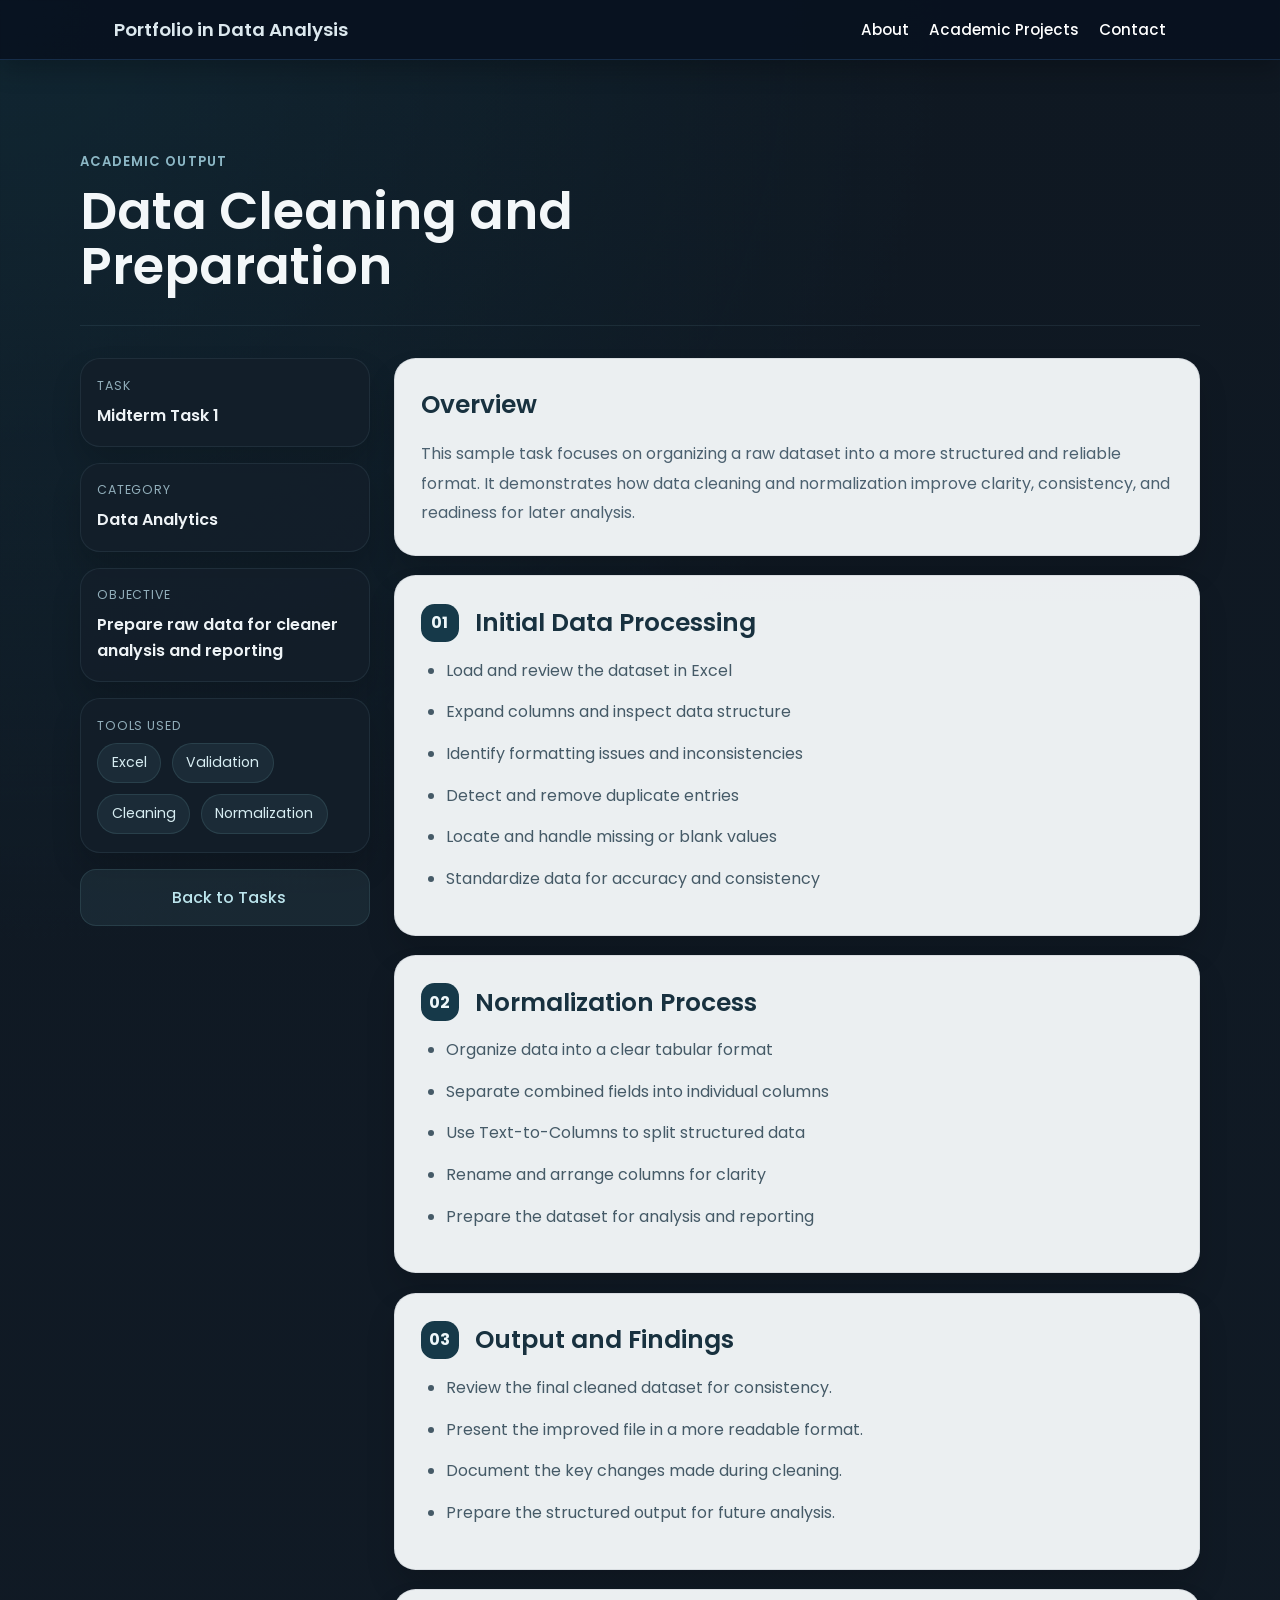
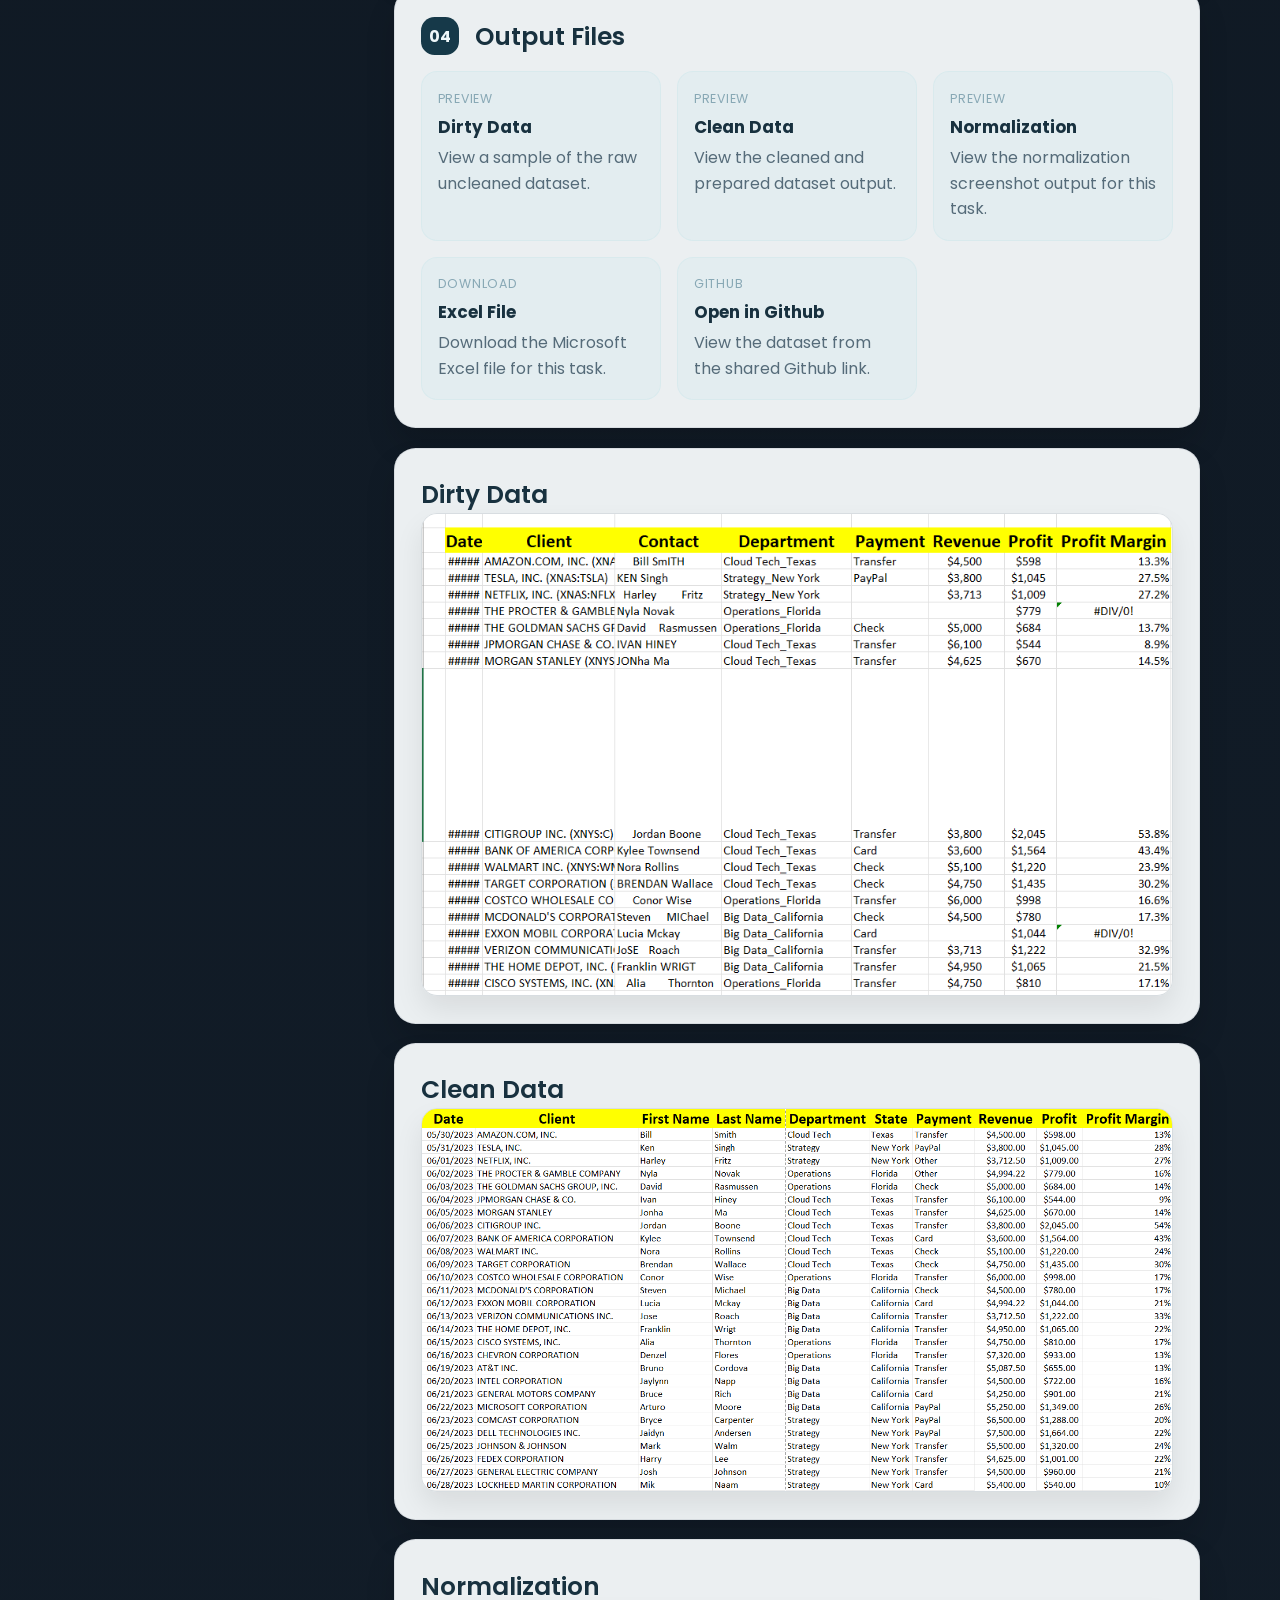
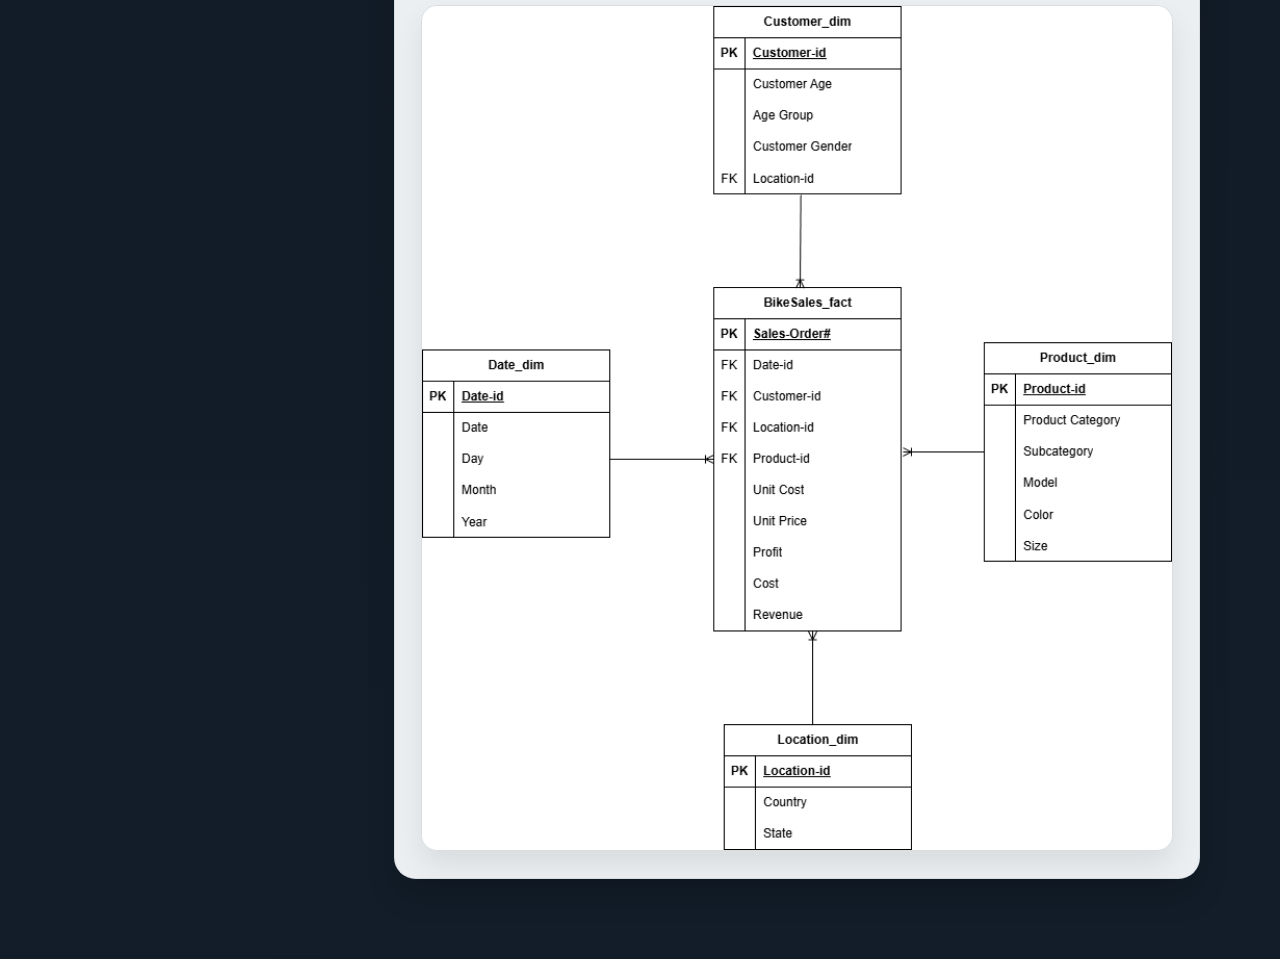
<file: midterm-task1.html>
<!doctype html>
<html lang="en">
  <head>
    <meta charset="UTF-8" />
    <meta http-equiv="X-UA-Compatible" content="IE=edge" />
    <meta name="viewport" content="width=device-width, initial-scale=1.0" />
    <title>Midterm Task 1 | Ervin Esguerra</title>
    <link rel="stylesheet" href="assets/swiper-bundle.min.css" />
    <link rel="stylesheet" href="assets/newcss.css" />
    <link
      rel="stylesheet"
      href="https://unicons.iconscout.com/release/v4.0.8/css/line.css"
    />
  </head>

  <body class="dark-theme">
    <header class="project-sample-header">
      <div class="project-sample-header__inner">
        <a href="index.html" class="project-sample-header__brand">
        Portfolio in Data Analysis
        </a>
        <nav class="project-sample-header__nav">
          <a href="index.html#about">About</a>
          <a href="index.html#portfolio">Academic Projects</a>
          <a href="index.html#contact">Contact</a>
        </nav>
      </div>
    </header>

    <main class="project-page">
      <section class="project-detail">
        <div class="project-detail__masthead">
          <p class="project-detail__eyebrow">Academic Output</p>
          <h1 class="project-detail__title">Data Cleaning and Preparation</h1>
        </div>

        <div class="project-detail__layout">
          <aside class="project-detail__sidebar">
            <div class="project-detail__panel">
              <span class="project-detail__label">Task</span>
              <strong class="project-detail__value">Midterm Task 1</strong>
            </div>

            <div class="project-detail__panel">
              <span class="project-detail__label">Category</span>
              <strong class="project-detail__value">Data Analytics</strong>
            </div>

            <div class="project-detail__panel">
              <span class="project-detail__label">Objective</span>
              <strong class="project-detail__value">
                Prepare raw data for cleaner analysis and reporting
              </strong>
            </div>

            <div class="project-detail__panel">
              <span class="project-detail__label">Tools Used</span>
              <div class="project-detail__tool-grid">
                <span class="project-detail__tool">Excel</span>
                <span class="project-detail__tool">Validation</span>
                <span class="project-detail__tool">Cleaning</span>
                <span class="project-detail__tool">Normalization</span>
              </div>
            </div>

            <a href="index.html#portfolio" class="project-detail__back">
              <i class="uil uil-arrow-left"></i>
              Back to Tasks
            </a>
          </aside>

          <div class="project-detail__content">
            <article class="project-detail__card project-detail__card--lead">
              <h2 class="project-detail__card-title">Overview</h2>
              <p class="project-detail__paragraph">
                This sample task focuses on organizing a raw dataset into a more
                structured and reliable format. It demonstrates how data
                cleaning and normalization improve clarity, consistency, and
                readiness for later analysis.
              </p>
            </article>

            <article class="project-detail__card">
              <div class="project-detail__section-head">
                <span class="project-detail__step">01</span>
                <h2 class="project-detail__card-title">Initial Data Processing</h2>
              </div>
              <ul class="project-detail__list">
                <li>Load and review the dataset in Excel</li>
                <li>Expand columns and inspect data structure</li>
                <li>Identify formatting issues and inconsistencies</li>
                <li>Detect and remove duplicate entries</li>
                <li>Locate and handle missing or blank values</li>
                <li>Standardize data for accuracy and consistency</li>
              </ul>
            </article>

            <article class="project-detail__card">
              <div class="project-detail__section-head">
                <span class="project-detail__step">02</span>
                <h2 class="project-detail__card-title">Normalization Process</h2>
              </div>
              <ul class="project-detail__list">
                <li>Organize data into a clear tabular format</li>
                <li>Separate combined fields into individual columns</li>
                <li>Use Text-to-Columns to split structured data</li>
                <li>Rename and arrange columns for clarity</li>
                <li>Prepare the dataset for analysis and reporting</li>
              </ul>
            </article>

            <article class="project-detail__card">
              <div class="project-detail__section-head">
                <span class="project-detail__step">03</span>
                <h2 class="project-detail__card-title">Output and Findings</h2>
              </div>
              <ul class="project-detail__list">
                <li>Review the final cleaned dataset for consistency.</li>
                <li>Present the improved file in a more readable format.</li>
                <li>Document the key changes made during cleaning.</li>
                <li>Prepare the structured output for future analysis.</li>
              </ul>
            </article>

            <article class="project-detail__card">
              <div class="project-detail__section-head">
                <span class="project-detail__step">04</span>
                <h2 class="project-detail__card-title">Output Files</h2>
              </div>
              <div class="project-detail__resource-grid">
                <a href="#dirty-data" class="project-detail__resource">
                  <span class="project-detail__resource-label">Preview</span>
                  <strong class="project-detail__resource-title">Dirty Data</strong>
                  <span class="project-detail__resource-text">
                    View a sample of the raw uncleaned dataset.
                  </span>
                </a>

                <a href="#clean-data" class="project-detail__resource">
                  <span class="project-detail__resource-label">Preview</span>
                  <strong class="project-detail__resource-title">Clean Data</strong>
                  <span class="project-detail__resource-text">
                    View the cleaned and prepared dataset output.
                  </span>
                </a>

                 <a href="#bike sales.drawio" class="project-detail__resource">
                  <span class="project-detail__resource-label">Preview</span>
                  <strong class="project-detail__resource-title">Normalization</strong>
                  <span class="project-detail__resource-text">
                    View the normalization screenshot output for this task.
                  </span>
                </a>

                <a
                  href="assets/Sales_Revenue_Dataset_Esguerra.xlsx"
                  download
                  class="project-detail__resource"
                >
                  <span class="project-detail__resource-label">Download</span>
                  <strong class="project-detail__resource-title">Excel File</strong>
                  <span class="project-detail__resource-text">
                    Download the Microsoft Excel file for this task.
                  </span>
                </a>

                <a
                  href="https://github.com/esguerraervin/Midterm-task-1"
                  target="_blank"
                  class="project-detail__resource"
                >
                  <span class="project-detail__resource-label">Github</span>
                  <strong class="project-detail__resource-title">Open in Github</strong>
                  <span class="project-detail__resource-text">
                    View the dataset from the shared Github link.
                  </span>
                </a>
              </div>
            </article>

            <article class="project-detail__card" id="dirty-data">
              <h2 class="project-detail__card-title">Dirty Data </h2>
              <a
                href="assets/img/dirty%20data%201.png"
                target="_blank"
                class="project-detail__image-link"
              >
                <img
                  src="assets/img/dirty%20data%201.png"
                  alt="Dirty data preview"
                  class="project-detail__image"
                />
              </a>
            </article>

            <article class="project-detail__card" id="clean-data">
              <h2 class="project-detail__card-title">Clean Data </h2>
              <a
                href="assets/img/clean%20data%201.png"
                target="_blank"
                class="project-detail__image-link"
              >
                <img
                  src="assets/img/clean%20data%201.png"
                  alt="Clean data preview"
                  class="project-detail__image"
                />
              </a>
            </article>
              <article class="project-detail__card" id="bike sales.drawio">
              <h2 class="project-detail__card-title">Normalization </h2>
              <a
                href="assets/img/Bike sales.drawio.png"
                target="_blank"
                class="project-detail__image-link"
              >
                <img
                  src="assets/img/Bike sales.drawio.png"
                  alt="Clean data preview"
                  class="project-detail__image"
                />
              </a>
            </article>
          </div>
        </div>
      </section>
    </main>
  </body>
</html>
</file>
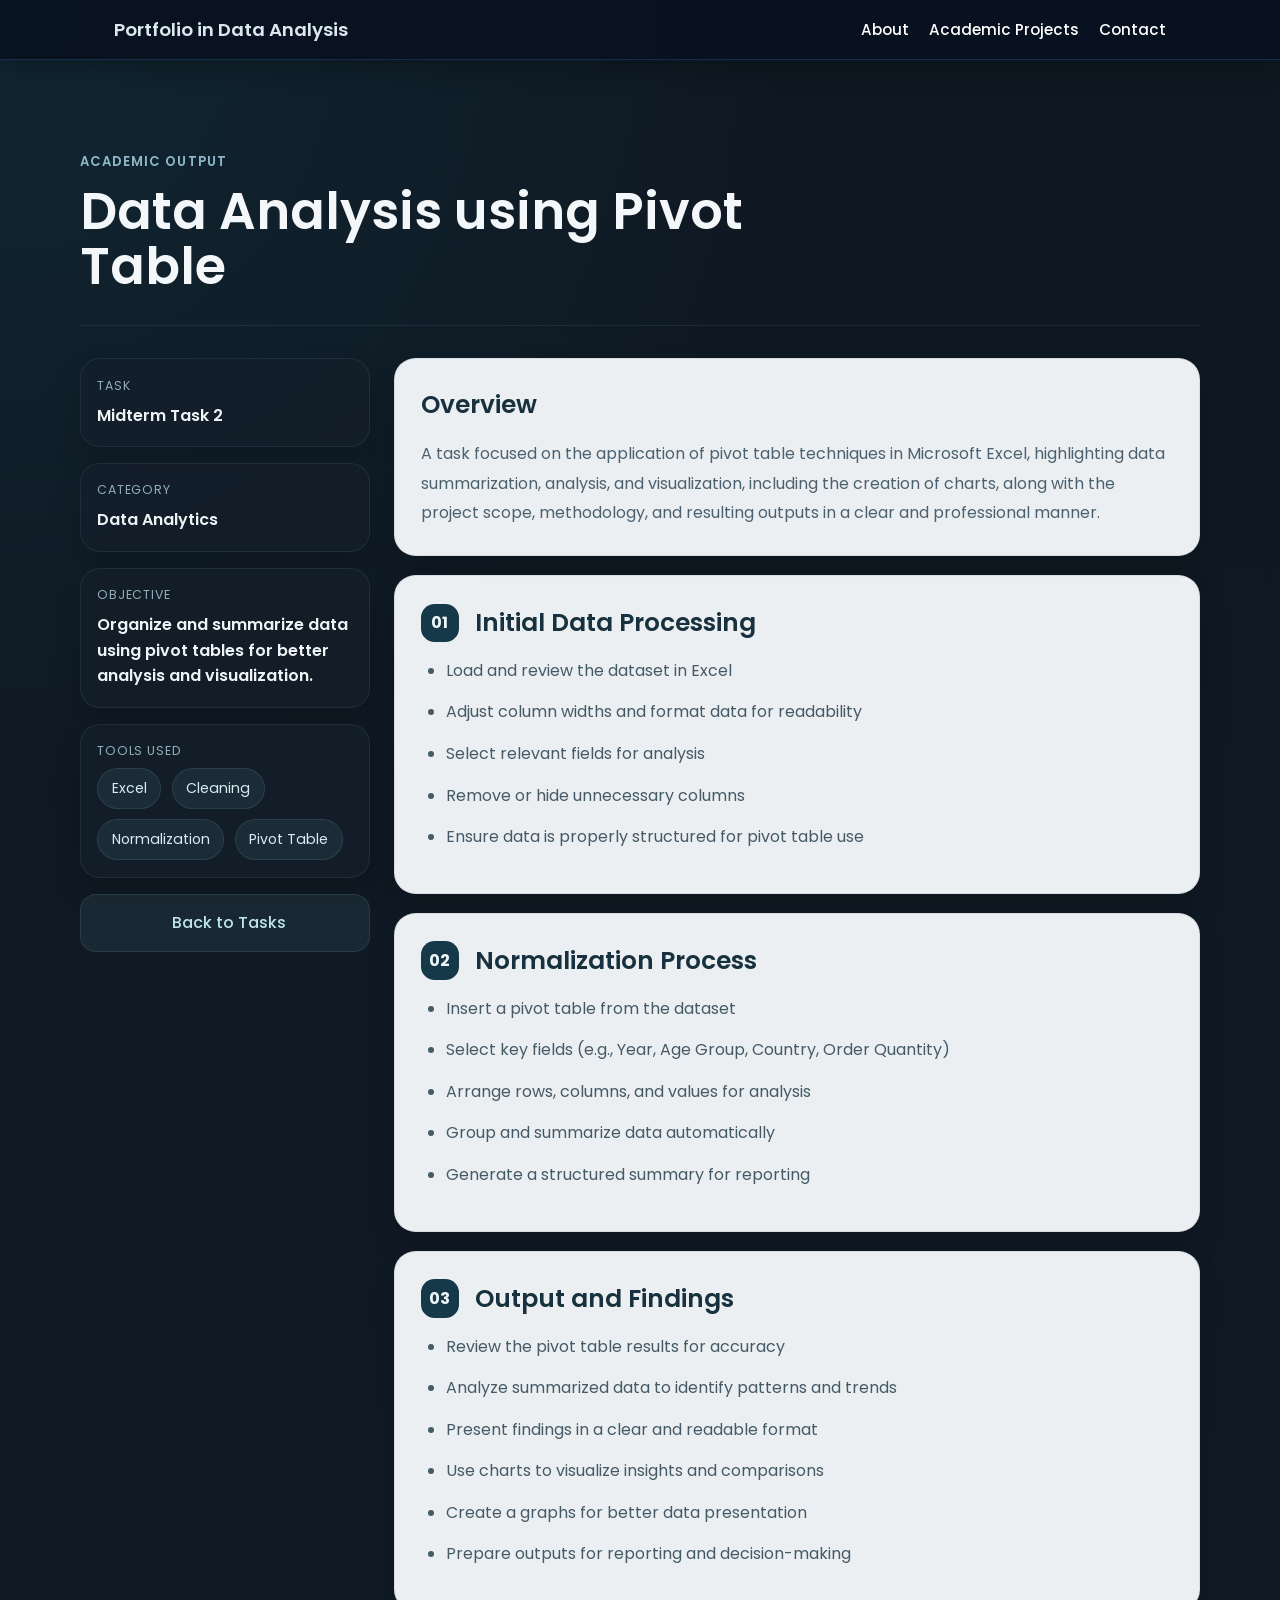
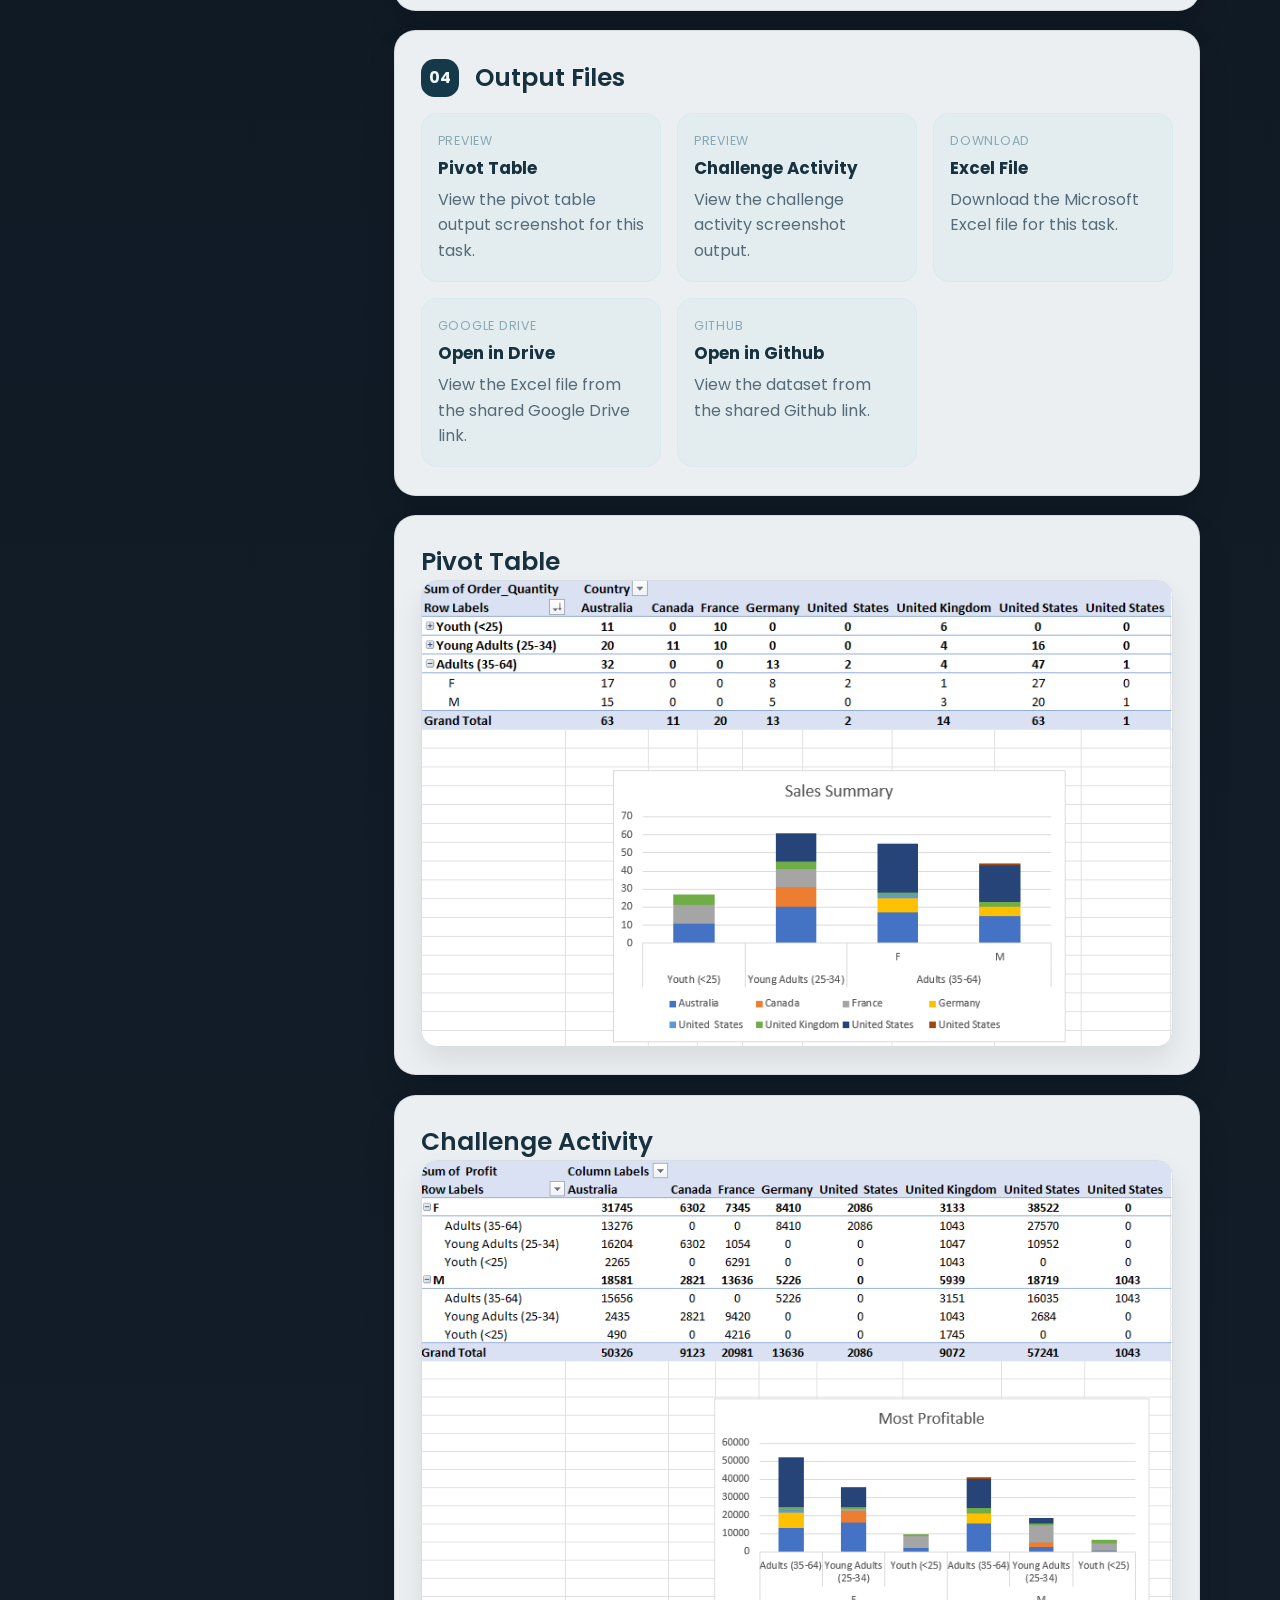
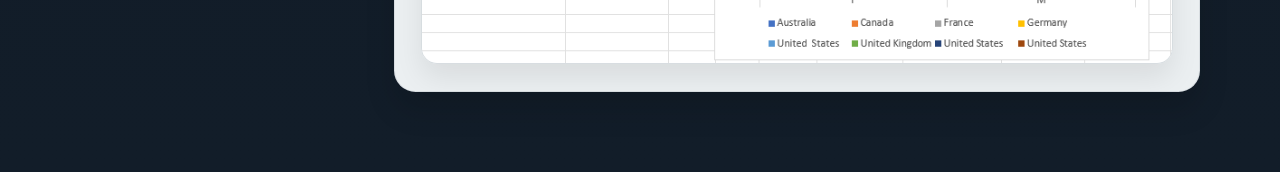
<file: midterm-task2.html>
<!doctype html>
<html lang="en">
  <head>
    <meta charset="UTF-8" />
    <meta http-equiv="X-UA-Compatible" content="IE=edge" />
    <meta name="viewport" content="width=device-width, initial-scale=1.0" />
    <title>Midterm Task 2 | Ervin Esguerra</title>
    <link rel="stylesheet" href="assets/swiper-bundle.min.css" />
    <link rel="stylesheet" href="assets/newcss.css" />
    <link
      rel="stylesheet"
      href="https://unicons.iconscout.com/release/v4.0.8/css/line.css"
    />
  </head>

  <body class="dark-theme">
    <header class="project-sample-header">
      <div class="project-sample-header__inner">
        <a href="index.html" class="project-sample-header__brand">
        Portfolio in Data Analysis
        </a>
        <nav class="project-sample-header__nav">
          <a href="index.html#about">About</a>
          <a href="index.html#portfolio">Academic Projects</a>
          <a href="index.html#contact">Contact</a>
        </nav>
      </div>
    </header>

    <main class="project-page">
      <section class="project-detail">
        <div class="project-detail__masthead">
          <p class="project-detail__eyebrow">Academic Output</p>
          <h1 class="project-detail__title">Data Analysis using Pivot Table</h1>
        </div>

        <div class="project-detail__layout">
          <aside class="project-detail__sidebar">
            <div class="project-detail__panel">
              <span class="project-detail__label">Task</span>
              <strong class="project-detail__value">Midterm Task 2</strong>
            </div>

            <div class="project-detail__panel">
              <span class="project-detail__label">Category</span>
              <strong class="project-detail__value">Data Analytics</strong>
            </div>

            <div class="project-detail__panel">
              <span class="project-detail__label">Objective</span>
              <strong class="project-detail__value">
Organize and summarize data using pivot tables for better analysis and visualization.              </strong>
            </div>

            <div class="project-detail__panel">
              <span class="project-detail__label">Tools Used</span>
              <div class="project-detail__tool-grid">
                <span class="project-detail__tool">Excel</span>
                <span class="project-detail__tool">Cleaning</span>
                <span class="project-detail__tool">Normalization</span>
                <span class="project-detail__tool">Pivot Table</span>
              </div>
            </div>

            <a href="index.html#portfolio" class="project-detail__back">
              <i class="uil uil-arrow-left"></i>
              Back to Tasks
            </a>
          </aside>

          <div class="project-detail__content">
            <article class="project-detail__card project-detail__card--lead">
              <h2 class="project-detail__card-title">Overview</h2>
              <p class="project-detail__paragraph">
            A task focused on the application of pivot table techniques in Microsoft Excel, highlighting data summarization, analysis, and visualization, including the creation of charts, along with the project scope, methodology, and resulting outputs in a clear and professional manner.              </p>
            </article>

            <article class="project-detail__card">
              <div class="project-detail__section-head">
                <span class="project-detail__step">01</span>
                <h2 class="project-detail__card-title">Initial Data Processing</h2>
              </div>
              <ul class="project-detail__list">
                <li>Load and review the dataset in Excel</li>
                <li>Adjust column widths and format data for readability</li>
                <li>Select relevant fields for analysis</li>
                <li>Remove or hide unnecessary columns</li>
                <li>Ensure data is properly structured for pivot table use</li>
              </ul>
            </article>

            <article class="project-detail__card">
              <div class="project-detail__section-head">
                <span class="project-detail__step">02</span>
                <h2 class="project-detail__card-title">Normalization Process</h2>
              </div>
              <ul class="project-detail__list">
                <li>Insert a pivot table from the dataset</li>
                <li>Select key fields (e.g., Year, Age Group, Country, Order Quantity)</li>
                <li>Arrange rows, columns, and values for analysis</li>
                <li>Group and summarize data automatically</li>
                <li>Generate a structured summary for reporting</li>
              </ul>
            </article>

            <article class="project-detail__card">
              <div class="project-detail__section-head">
                <span class="project-detail__step">03</span>
                <h2 class="project-detail__card-title">Output and Findings</h2>
              </div>
              <ul class="project-detail__list">
                <li>Review the pivot table results for accuracy</li>
                <li>Analyze summarized data to identify patterns and trends</li>
                <li>Present findings in a clear and readable format</li>
                <li>Use charts to visualize insights and comparisons</li>
                <li>Create a graphs for better data presentation</li>
                <li>Prepare outputs for reporting and decision-making</li>
              </ul>
            </article>

            <article class="project-detail__card">
              <div class="project-detail__section-head">
                <span class="project-detail__step">04</span>
                <h2 class="project-detail__card-title">Output Files</h2>
              </div>
              <div class="project-detail__resource-grid">
                <a href="#pivot-table" class="project-detail__resource">
                  <span class="project-detail__resource-label">Preview</span>
                  <strong class="project-detail__resource-title">Pivot Table</strong>
                  <span class="project-detail__resource-text">
                    View the pivot table output screenshot for this task.
                  </span>
                </a>

                <a href="#challenge-activity" class="project-detail__resource">
                  <span class="project-detail__resource-label">Preview</span>
                  <strong class="project-detail__resource-title">Challenge Activity</strong>
                  <span class="project-detail__resource-text">
                    View the challenge activity screenshot output.
                  </span>
                </a>

                <a
                  href="assets/Bike_Sales_Pivot_Lab.xlsx"
                  download
                  class="project-detail__resource"
                >
                  <span class="project-detail__resource-label">Download</span>
                  <strong class="project-detail__resource-title">Excel File</strong>
                  <span class="project-detail__resource-text">
                    Download the Microsoft Excel file for this task.
                  </span>
                </a>

                <a
                  href="https://drive.google.com/file/d/1krn5liIEsLJ7kBA21BkhkX8iXFNWStim/view"
                  target="_blank"
                  class="project-detail__resource"
                >
                  <span class="project-detail__resource-label">Google Drive</span>
                  <strong class="project-detail__resource-title">Open in Drive</strong>
                  <span class="project-detail__resource-text">
                    View the Excel file from the shared Google Drive link.
                  </span>
                </a>
                
                <a
                  href="https://github.com/esguerraervin/Midterm-task-2"
                  target="_blank"
                  class="project-detail__resource"
                >
                  <span class="project-detail__resource-label">Github</span>
                  <strong class="project-detail__resource-title">Open in Github</strong>
                  <span class="project-detail__resource-text">
                    View the dataset from the shared Github link.
                  </span>
                </a>
              </div>
            </article>

            <article class="project-detail__card" id="pivot-table">
              <h2 class="project-detail__card-title">Pivot Table </h2>
              <a
                href="assets/img/Pivot%20table.png"
                target="_blank"
                class="project-detail__image-link"
              >
                <img
                  src="assets/img/Pivot%20table.png"
                  alt="Pivot table preview"
                  class="project-detail__image"
                />
              </a>
            </article>

            <article class="project-detail__card" id="challenge-activity">
              <h2 class="project-detail__card-title">Challenge Activity </h2>
              <a
                href="assets/img/Challange%20Activity.png"
                target="_blank"
                class="project-detail__image-link"
              >
                <img
                  src="assets/img/Challange%20Activity.png"
                  alt="Challenge activity preview"
                  class="project-detail__image"
                />
              </a>
            </article>
          </div>
        </div>
      </section>
    </main>
  </body>
</html>
</file>
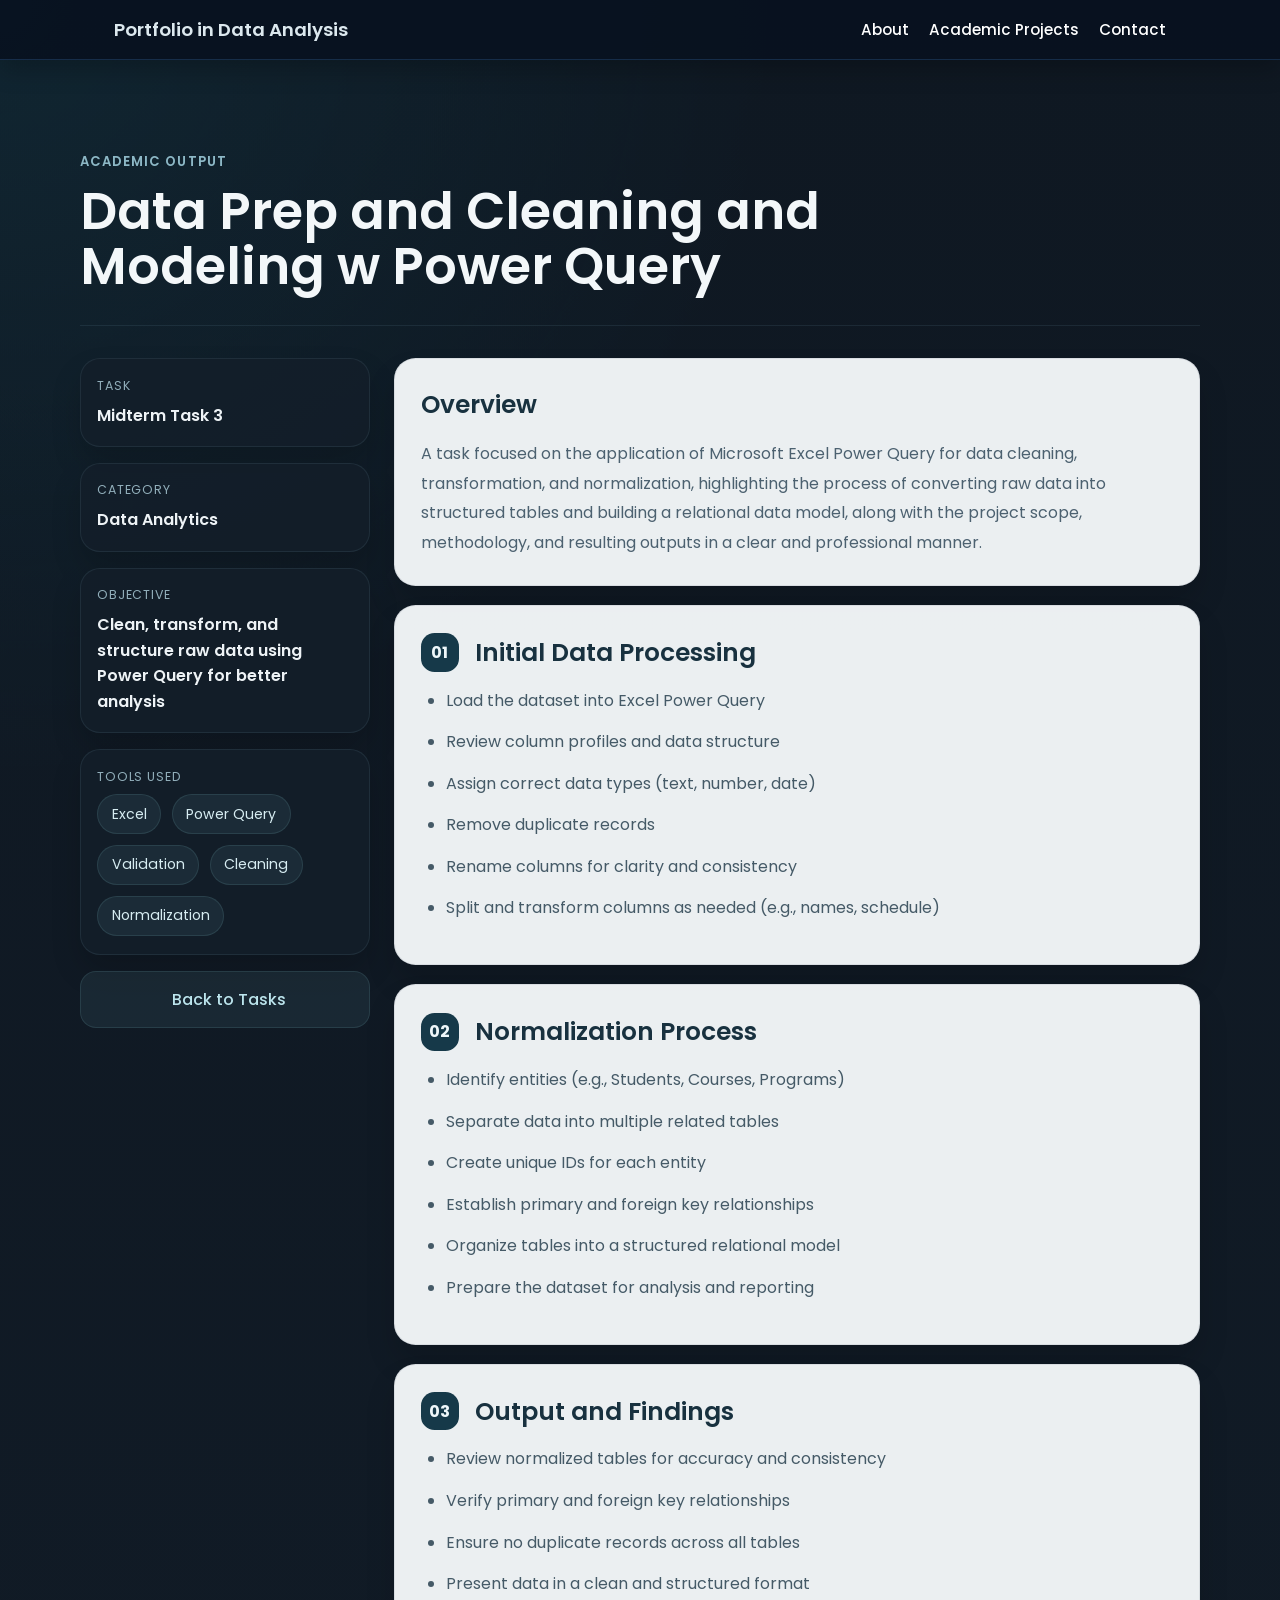
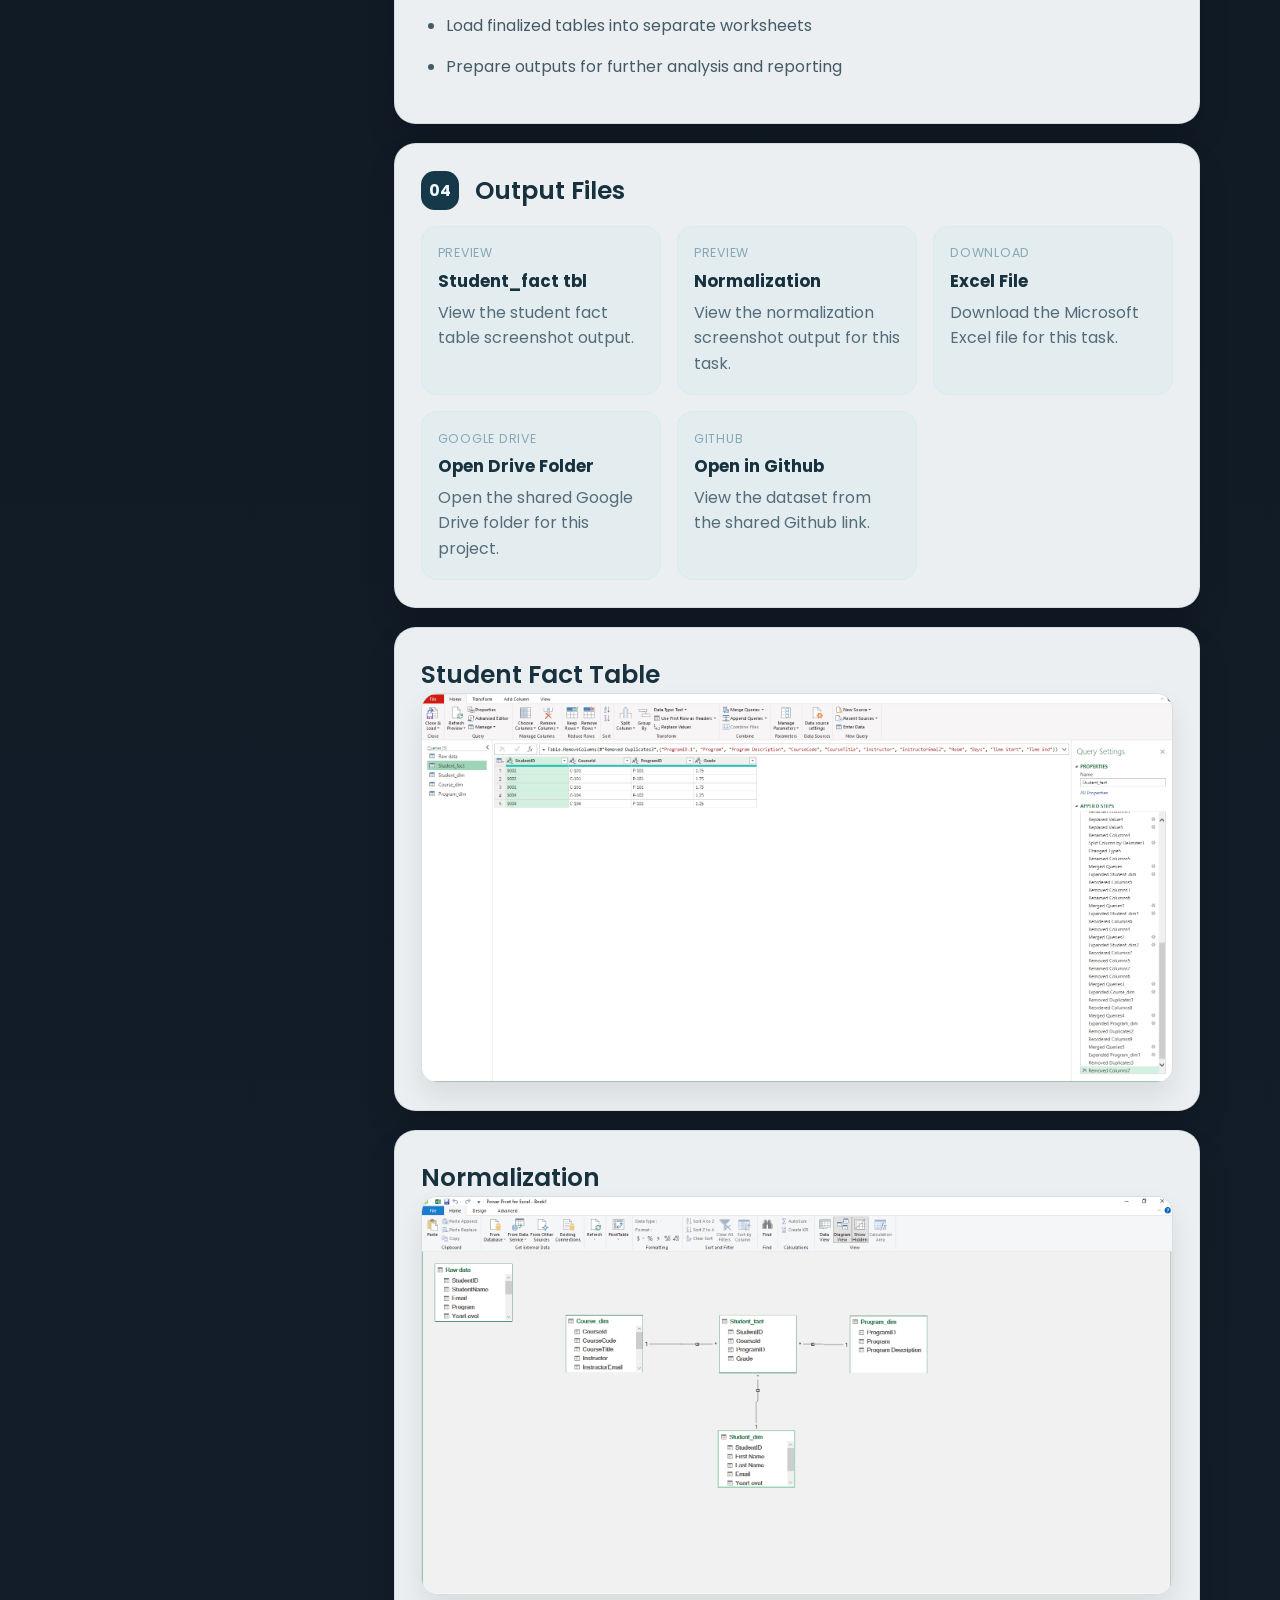
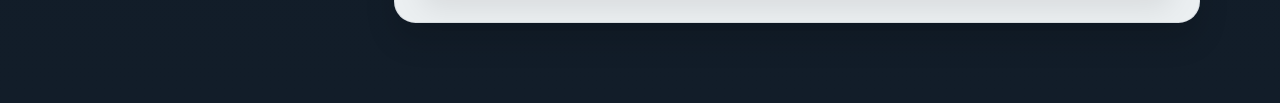
<file: midterm-task3.html>
<!doctype html>
<html lang="en">
  <head>
    <meta charset="UTF-8" />
    <meta http-equiv="X-UA-Compatible" content="IE=edge" />
    <meta name="viewport" content="width=device-width, initial-scale=1.0" />
    <title>Midterm Task 3 | Ervin Esguerra</title>
    <link rel="stylesheet" href="assets/swiper-bundle.min.css" />
    <link rel="stylesheet" href="assets/newcss.css" />
    <link
      rel="stylesheet"
      href="https://unicons.iconscout.com/release/v4.0.8/css/line.css"
    />
  </head>

  <body class="dark-theme">
    <header class="project-sample-header">
      <div class="project-sample-header__inner">
        <a href="index.html" class="project-sample-header__brand">
        Portfolio in Data Analysis
        </a>
        <nav class="project-sample-header__nav">
          <a href="index.html#about">About</a>
          <a href="index.html#portfolio">Academic Projects</a>
          <a href="index.html#contact">Contact</a>
        </nav>
      </div>
    </header>

    <main class="project-page">
      <section class="project-detail">
        <div class="project-detail__masthead">
          <p class="project-detail__eyebrow">Academic Output</p>
          <h1 class="project-detail__title">Data Prep and Cleaning and Modeling w Power Query</h1>
        </div>

        <div class="project-detail__layout">
          <aside class="project-detail__sidebar">
            <div class="project-detail__panel">
              <span class="project-detail__label">Task</span>
              <strong class="project-detail__value">Midterm Task 3</strong>
            </div>

            <div class="project-detail__panel">
              <span class="project-detail__label">Category</span>
              <strong class="project-detail__value">Data Analytics</strong>
            </div>

            <div class="project-detail__panel">
              <span class="project-detail__label">Objective</span>
              <strong class="project-detail__value">
                Clean, transform, and structure raw data using Power Query for better analysis
              </strong>
            </div>

            <div class="project-detail__panel">
              <span class="project-detail__label">Tools Used</span>
              <div class="project-detail__tool-grid">
                <span class="project-detail__tool">Excel</span>
                <span class="project-detail__tool">Power Query</span>
                <span class="project-detail__tool">Validation</span>
                <span class="project-detail__tool">Cleaning</span>
                <span class="project-detail__tool">Normalization</span>
              </div>
            </div>

            <a href="index.html#portfolio" class="project-detail__back">
              <i class="uil uil-arrow-left"></i>
              Back to Tasks
            </a>
          </aside>

          <div class="project-detail__content">
            <article class="project-detail__card project-detail__card--lead">
              <h2 class="project-detail__card-title">Overview</h2>
              <p class="project-detail__paragraph">
                A task focused on the application of Microsoft Excel Power Query for data cleaning, transformation, and normalization, highlighting the process of converting raw data into structured tables and building a relational data model, along with the project scope, methodology, and resulting outputs in a clear and professional manner.
              </p>
            </article>

            <article class="project-detail__card">
              <div class="project-detail__section-head">
                <span class="project-detail__step">01</span>
                <h2 class="project-detail__card-title">Initial Data Processing</h2>
              </div>
              <ul class="project-detail__list">
                <li>Load the dataset into Excel Power Query</li>
                <li>Review column profiles and data structure</li>
                <li>Assign correct data types (text, number, date)</li>
                <li>Remove duplicate records</li>
                <li>Rename columns for clarity and consistency</li>
                <li>Split and transform columns as needed (e.g., names, schedule)</li>
              </ul>
            </article>

            <article class="project-detail__card">
              <div class="project-detail__section-head">
                <span class="project-detail__step">02</span>
                <h2 class="project-detail__card-title">Normalization Process</h2>
              </div>
              <ul class="project-detail__list">
                <li>Identify entities (e.g., Students, Courses, Programs)</li>
                <li>Separate data into multiple related tables</li>
                <li>Create unique IDs for each entity</li>
                <li>Establish primary and foreign key relationships</li>
                <li>Organize tables into a structured relational model</li>
                <li>Prepare the dataset for analysis and reporting</li>
              </ul>
            </article>

            <article class="project-detail__card">
              <div class="project-detail__section-head">
                <span class="project-detail__step">03</span>
                <h2 class="project-detail__card-title">Output and Findings</h2>
              </div>
              <ul class="project-detail__list">
                <li>Review normalized tables for accuracy and consistency</li>
                <li>Verify primary and foreign key relationships</li>
                <li>Ensure no duplicate records across all tables</li>
                <li>Present data in a clean and structured format</li>
                <li>Load finalized tables into separate worksheets</li>
                <li>Prepare outputs for further analysis and reporting</li>
              </ul>
            </article>

            <article class="project-detail__card">
              <div class="project-detail__section-head">
                <span class="project-detail__step">04</span>
                <h2 class="project-detail__card-title">Output Files</h2>
              </div>
              <div class="project-detail__resource-grid">
                <a href="#student-fact" class="project-detail__resource">
                  <span class="project-detail__resource-label">Preview</span>
                  <strong class="project-detail__resource-title">Student_fact tbl</strong>
                  <span class="project-detail__resource-text">
                    View the student fact table screenshot output.
                  </span>
                </a>

                <a href="#normalization" class="project-detail__resource">
                  <span class="project-detail__resource-label">Preview</span>
                  <strong class="project-detail__resource-title">Normalization</strong>
                  <span class="project-detail__resource-text">
                    View the normalization screenshot output for this task.
                  </span>
                </a>

                <a
                  href="assets/Student_Records.xlsx"
                  download
                  class="project-detail__resource"
                >
                  <span class="project-detail__resource-label">Download</span>
                  <strong class="project-detail__resource-title">Excel File</strong>
                  <span class="project-detail__resource-text">
                    Download the Microsoft Excel file for this task.
                  </span>
                </a>

                <a
                  href="https://drive.google.com/drive/folders/1l6I43hkNjBpNrFT_CIcFDKfewwAE_ahr"
                  target="_blank"
                  class="project-detail__resource"
                >
                  <span class="project-detail__resource-label">Google Drive</span>
                  <strong class="project-detail__resource-title">Open Drive Folder</strong>
                  <span class="project-detail__resource-text">
                    Open the shared Google Drive folder for this project.
                  </span>
                </a>

                 <a
                  href="https://github.com/esguerraervin/Midterm-task-3"
                  target="_blank"
                  class="project-detail__resource"
                >
                  <span class="project-detail__resource-label">Github</span>
                  <strong class="project-detail__resource-title">Open in Github</strong>
                  <span class="project-detail__resource-text">
                    View the dataset from the shared Github link.
                  </span>
                </a>
              </div>
            </article>

            <article class="project-detail__card" id="student-fact">
              <h2 class="project-detail__card-title">Student Fact Table </h2>
              <a
                href="assets/img/Student_fact%20tbl.png"
                target="_blank"
                class="project-detail__image-link"
              >
                <img
                  src="assets/img/Student_fact%20tbl.png"
                  alt="Student fact table preview"
                  class="project-detail__image"
                />
              </a>
            </article>

            <article class="project-detail__card" id="normalization">
              <h2 class="project-detail__card-title">Normalization </h2>
              <a
                href="assets/img/Normalization.PNG"
                target="_blank"
                class="project-detail__image-link"
              >
                <img
                  src="assets/img/Normalization.PNG"
                  alt="Normalization preview"
                  class="project-detail__image"
                />
              </a>
            </article>
          </div>
        </div>
      </section>
    </main>
  </body>
</html>
</file>
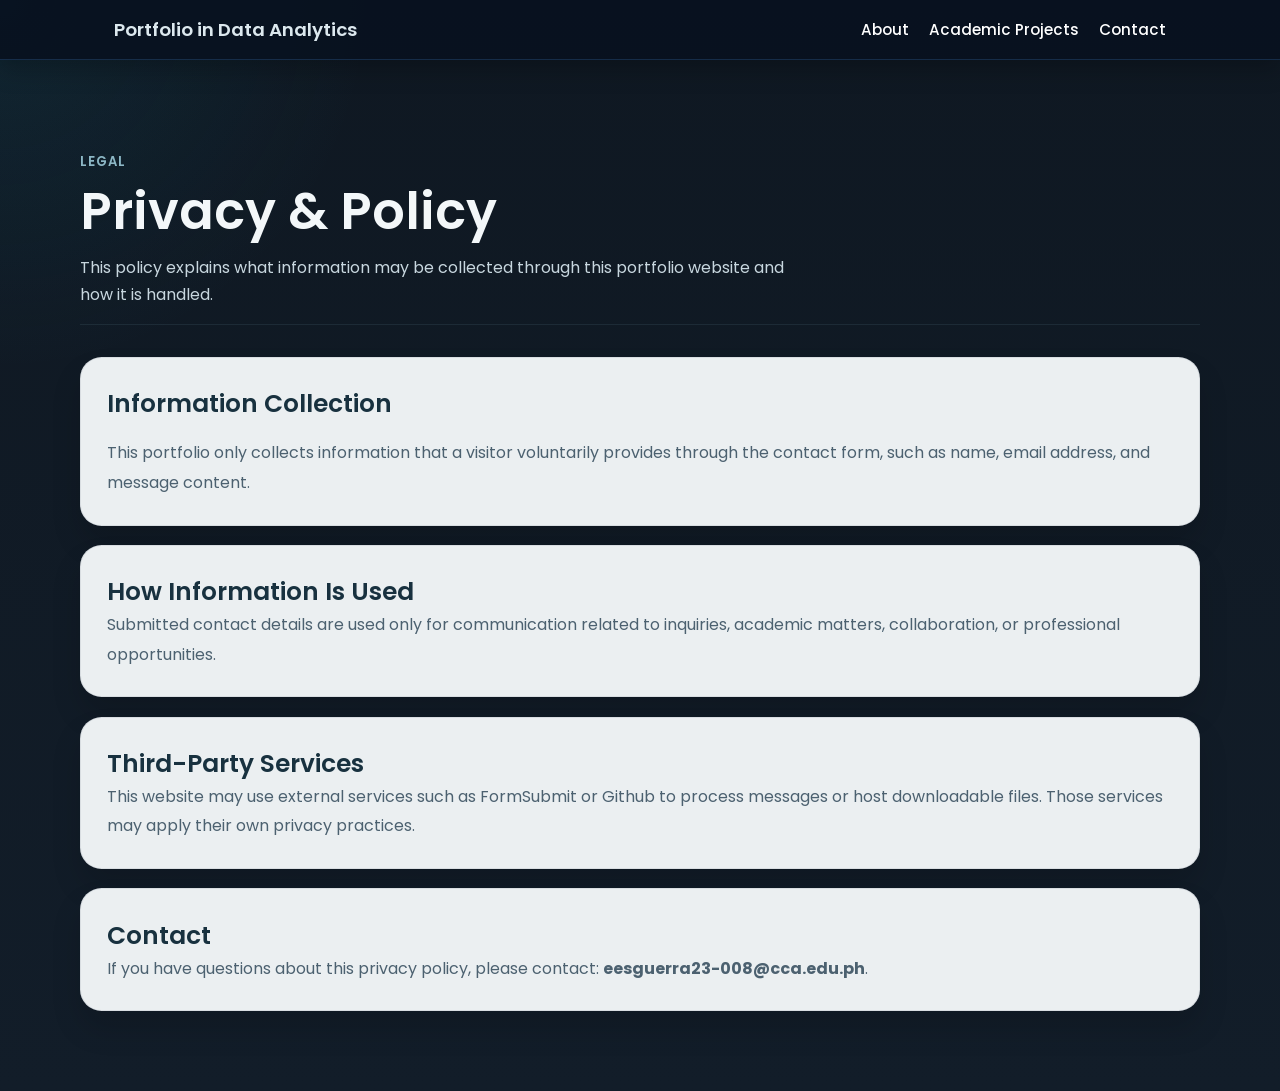
<file: privacy.html>
<!doctype html>
<html lang="en">
  <head>
    <meta charset="UTF-8" />
    <meta http-equiv="X-UA-Compatible" content="IE=edge" />
    <meta name="viewport" content="width=device-width, initial-scale=1.0" />
    <title>Privacy & Policy | Ervin Esguerra</title>
    <link rel="stylesheet" href="assets/swiper-bundle.min.css" />
    <link rel="stylesheet" href="assets/newcss.css" />
    <link
      rel="stylesheet"
      href="https://unicons.iconscout.com/release/v4.0.8/css/line.css"
    />
  </head>
  <body class="dark-theme">
    <header class="project-sample-header">
      <div class="project-sample-header__inner">
        <a href="index.html" class="project-sample-header__brand">Portfolio in Data Analytics</a>
        <nav class="project-sample-header__nav">
          <a href="index.html#about">About</a>
          <a href="index.html#portfolio">Academic Projects</a>
          <a href="index.html#contact">Contact</a>
        </nav>
      </div>
    </header>

    <main class="project-page">
      <section class="project-detail">
        <div class="project-detail__masthead">
          <p class="project-detail__eyebrow">Legal</p>
          <h1 class="project-detail__title">Privacy & Policy</h1>
          <p class="project-detail__summary">
            This policy explains what information may be collected through this
            portfolio website and how it is handled.
          </p>
        </div>

        <div class="project-detail__content">
          <article class="project-detail__card project-detail__card--lead">
            <h2 class="project-detail__card-title">Information Collection</h2>
            <p class="project-detail__paragraph">
              This portfolio only collects information that a visitor
              voluntarily provides through the contact form, such as name, email
              address, and message content.
            </p>
          </article>

          <article class="project-detail__card">
            <h2 class="project-detail__card-title">How Information Is Used</h2>
            <p class="project-detail__paragraph">
              Submitted contact details are used only for communication related
              to inquiries, academic matters, collaboration, or professional
              opportunities.
            </p>
          </article>

          <article class="project-detail__card">
            <h2 class="project-detail__card-title">Third-Party Services</h2>
            <p class="project-detail__paragraph">
              This website may use external services such as FormSubmit or
              Github to process messages or host downloadable files. Those
              services may apply their own privacy practices.
            </p>
          </article>

          <article class="project-detail__card">
            <h2 class="project-detail__card-title">Contact</h2>
            <p class="project-detail__paragraph">
              If you have questions about this privacy policy, please contact:
              <strong>eesguerra23-008@cca.edu.ph</strong>.
            </p>
          </article>
        </div>
      </section>
    </main>
  </body>
</html>
</file>
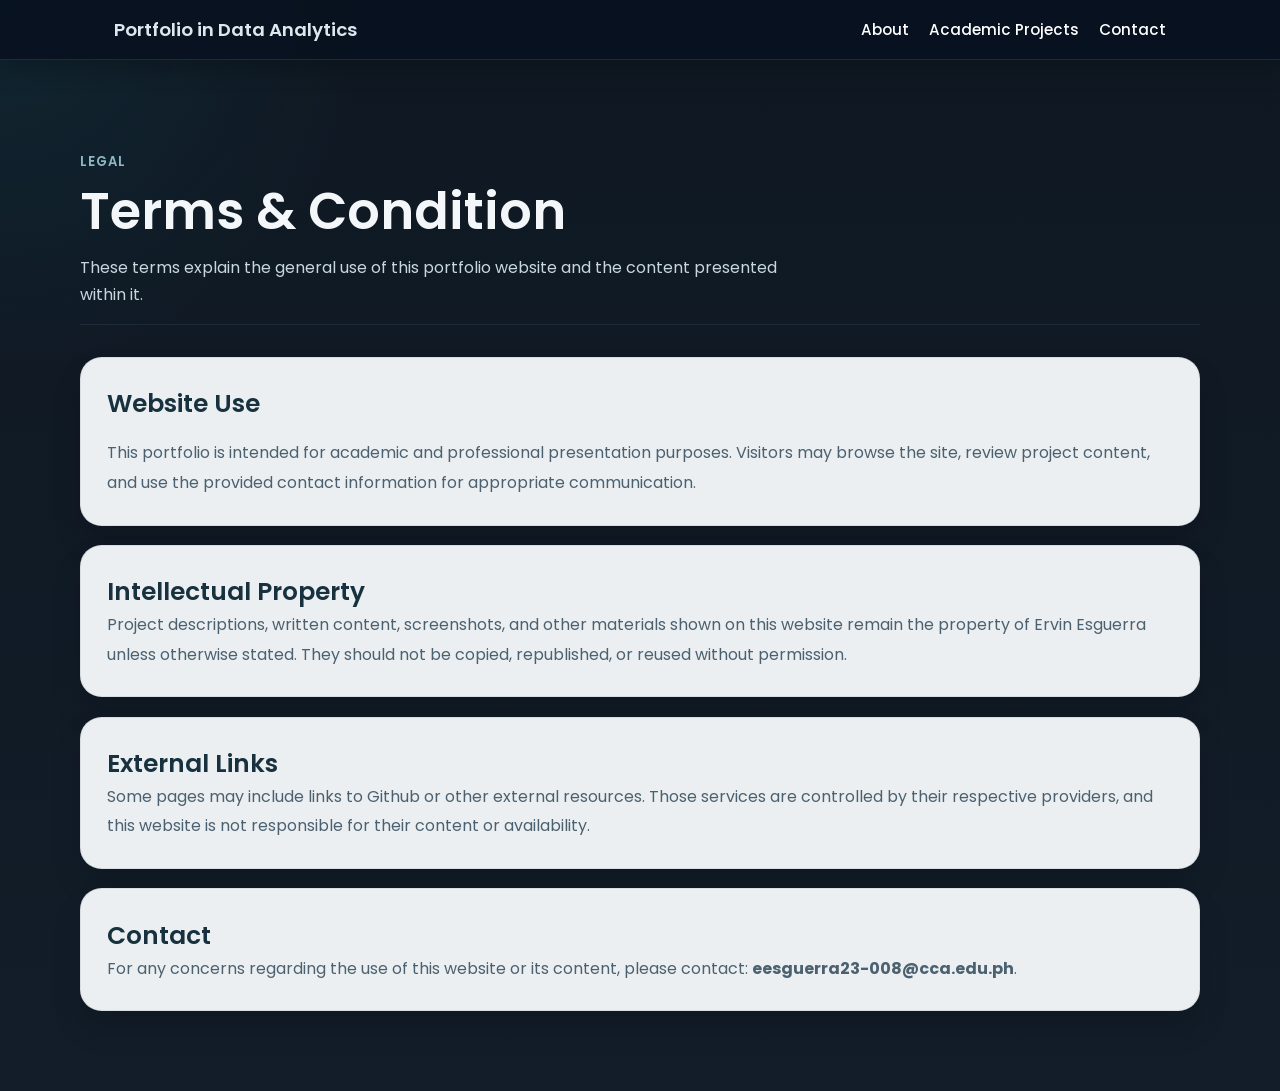
<file: terms.html>
<!doctype html>
<html lang="en">
  <head>
    <meta charset="UTF-8" />
    <meta http-equiv="X-UA-Compatible" content="IE=edge" />
    <meta name="viewport" content="width=device-width, initial-scale=1.0" />
    <title>Terms & Condition | Ervin Esguerra</title>
    <link rel="stylesheet" href="assets/swiper-bundle.min.css" />
    <link rel="stylesheet" href="assets/newcss.css" />
    <link
      rel="stylesheet"
      href="https://unicons.iconscout.com/release/v4.0.8/css/line.css"
    />
  </head>
  <body class="dark-theme">
    <header class="project-sample-header">
      <div class="project-sample-header__inner">
        <a href="index.html" class="project-sample-header__brand">Portfolio in Data Analytics</a>
        <nav class="project-sample-header__nav">
          <a href="index.html#about">About</a>
          <a href="index.html#portfolio">Academic Projects</a>
          <a href="index.html#contact">Contact</a>
        </nav>
      </div>
    </header>

    <main class="project-page">
      <section class="project-detail">
        <div class="project-detail__masthead">
          <p class="project-detail__eyebrow">Legal</p>
          <h1 class="project-detail__title">Terms & Condition</h1>
          <p class="project-detail__summary">
            These terms explain the general use of this portfolio website and
            the content presented within it.
          </p>
        </div>

        <div class="project-detail__content">
          <article class="project-detail__card project-detail__card--lead">
            <h2 class="project-detail__card-title">Website Use</h2>
            <p class="project-detail__paragraph">
              This portfolio is intended for academic and professional
              presentation purposes. Visitors may browse the site, review
              project content, and use the provided contact information for
              appropriate communication.
            </p>
          </article>

          <article class="project-detail__card">
            <h2 class="project-detail__card-title">Intellectual Property</h2>
            <p class="project-detail__paragraph">
              Project descriptions, written content, screenshots, and other
              materials shown on this website remain the property of Ervin
              Esguerra unless otherwise stated. They should not be copied,
              republished, or reused without permission.
            </p>
          </article>

          <article class="project-detail__card">
            <h2 class="project-detail__card-title">External Links</h2>
            <p class="project-detail__paragraph">
              Some pages may include links to Github or other external
              resources. Those services are controlled by their respective
              providers, and this website is not responsible for their content
              or availability.
            </p>
          </article>

          <article class="project-detail__card">
            <h2 class="project-detail__card-title">Contact</h2>
            <p class="project-detail__paragraph">
              For any concerns regarding the use of this website or its content,
              please contact: <strong>eesguerra23-008@cca.edu.ph</strong>.
            </p>
          </article>
        </div>
      </section>
    </main>
  </body>
</html>
</file>
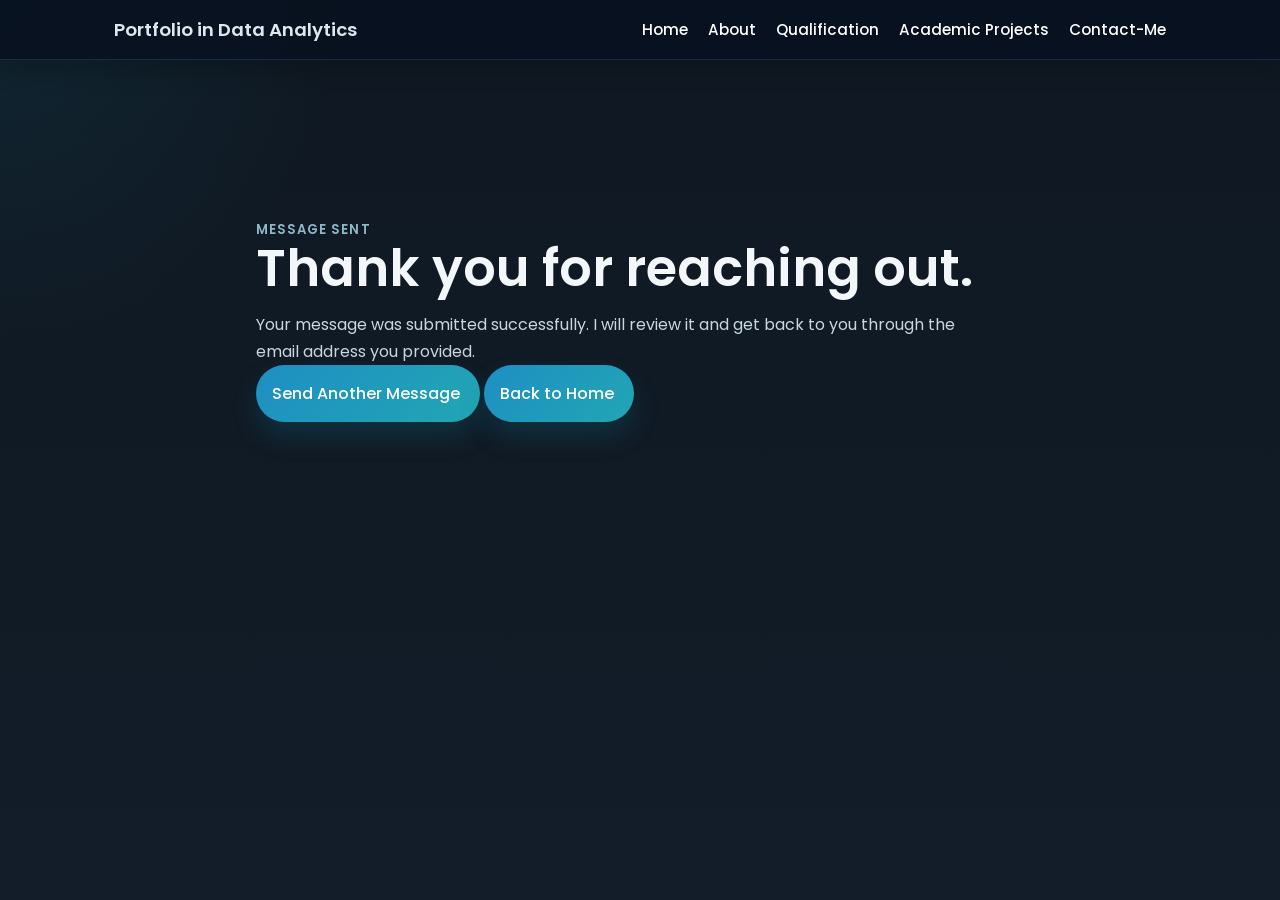
<file: thank-you.html>
<!DOCTYPE html>
<html lang="en">
  <head>
    <meta charset="UTF-8" />
    <meta http-equiv="X-UA-Compatible" content="IE=edge" />
    <meta name="viewport" content="width=device-width, initial-scale=1.0" />
    <title>Thank You | Ervin Esguerra</title>
    <link rel="icon" href="assets/img/about.jpg" />
    <link rel="stylesheet" href="assets/newcss.css" />
    <link
      rel="stylesheet"
      href="https://unicons.iconscout.com/release/v4.0.8/css/line.css"
    />
  </head>
  <body class="dark-theme">
    <header class="project-sample-header">
      <div class="project-sample-header__inner container">
        <a href="index.html" class="project-sample-header__brand"
          >Portfolio in Data Analytics</a
        >
        <nav class="project-sample-header__nav">
          <a href="index.html">Home</a>
          <a href="index.html#about">About</a>
          <a href="index.html#qualification">Qualification</a>
          <a href="index.html#portfolio">Academic Projects</a>
          <a href="index.html#contact">Contact-Me</a>
        </nav>
      </div>
    </header>

    <main class="project-page">
      <section class="project-detail section">
        <div class="container">
          <div class="project-detail__hero">
            <span class="project-detail__eyebrow">Message Sent</span>
            <h1 class="project-detail__title">Thank you for reaching out.</h1>
            <p class="project-detail__summary">
              Your message was submitted successfully. I will review it and get
              back to you through the email address you provided.
            </p>
            <div class="project-detail__actions">
              <a href="index.html#contact" class="button button--flex">
                Send Another Message
                <i class="uil uil-message button__icon"></i>
              </a>
              <a href="index.html" class="button button--flex button--white">
                Back to Home
                <i class="uil uil-estate button__icon"></i>
              </a>
            </div>
          </div>
        </div>
      </section>
    </main>
  </body>
</html>
</file>
<file: assets/newcss.css>
@import url("https://fonts.googleapis.com/css2?family=Poppins:wght@400;500;600;700&display=swap");

/*================ VARIABLES CSS ==========*/

:root {
  --header-height: 3rem;

  /*======= Colors =======*/
  /* Change Favorite color */
  --hue-color: 199;

  /*========= HSL Color mode =========*/
  --first-color: hsl(var(--hue-color), 74%, 44%);
  --first-color-second: hsl(var(--hue-color), 74%, 44%);
  --first-color-alt: hsl(var(--hue-color), 70%, 36%);
  --first-color-lighter: hsl(var(--hue-color), 80%, 91%);
  --title-color: hsl(210, 35%, 16%);
  --text-color: hsl(214, 19%, 35%);
  --text-color-light: hsl(215, 14%, 55%);
  --input-color: hsl(200, 43%, 96%);
  --body-color: hsl(204, 60%, 98%);
  --container-color: rgba(255, 255, 255, 0.82);
  --scroll-bar-color: hsl(205, 24%, 88%);
  --scroll-thumb-color: hsl(202, 28%, 72%);

  /*========= Font and typography ===========*/
  --body-font: "Poppins", sans-serif;

  --big-font-size: 2rem;
  --h1-font-size: 1.5rem;
  --h2-font-size: 1.25rem;
  --h3-font-size: 1.125rem;
  --normal-font-size: 0.938rem;
  --small-font-size: 0.813rem;
  --smaller-font-size: 0.75rem;

  /*=========== Font weight ==========*/

  --font-medium: 500;
  --font-semi-bold: 600;

  /*============ Margin Bottom ===========*/
  /* .25rem = 4px, .5rem=8px, .75rem = 12px*/
  --mb-0-25: 0.25rem;
  --mb-0-5: 0.5rem;
  --mb-0-75: 0.75rem;
  --mb-1: 1rem;
  --mb-1-5: 1.5rem;
  --mb-2: 2rem;
  --mb-2-5: 2.5rem;
  --mb-3: 3rem;

  /*============== z index =============*/
  --z-tooltip: 10;
  --z-fixed: 100;
  --z-modal: 1000;
}

/* Font Size for larger devices */
@media screen and (min-width: 968px) {
  :root {
    --big-font-size: 3rem;
    --h1-font-size: 2.25rem;
    --h2-font-size: 1.5rem;
    --h3-font-size: 1.25rem;
    --normal-font-size: 1rem;
    --small-font-size: 0.875rem;
    --smaller-font-size: 0.813rem;
  }
}
/*================= Variables Dark Theme ===============*/
body.dark-theme {
  /*========= HSL Color mode =========*/

  --first-color-second: hsl(var(--hue-color), 30%, 8%);
  --title-color: hsl(var(--hue-color), 8%, 95%);
  --text-color: hsl(var(--hue-color), 8%, 75%);
  --input-color: hsl(var(--hue-color), 29%, 16%);
  --body-color: hsl(var(--hue-color), 28%, 12%);
  --container-color: hsl(var(--hue-color), 29%, 16%);
  --scroll-bar-color: hsl(var(--hue-color), 12%, 48%);
  --scroll-thumb-color: hsl(var(--hue-color), 12%, 36%);
}

/*================= Button Dark/Light ===============*/
.nav__btns {
  display: flex;
  align-items: center;
}

.change-theme {
  margin-right: var(--mb-1);
  cursor: pointer;
  position: relative;
  display: inline-flex;
  align-items: center;
  width: 4.9rem;
  height: 2.5rem;
  padding: 0.2rem;
  border: 0;
  border-radius: 999px;
  background: linear-gradient(135deg, #9ad9ff 0%, #d8f4ff 100%);
  box-shadow:
    inset 0 0 0 1px rgba(255, 255, 255, 0.65),
    0 10px 24px rgba(67, 127, 180, 0.18);
  overflow: hidden;
  transition:
    background 0.45s ease,
    box-shadow 0.45s ease,
    transform 0.25s ease;
  -webkit-appearance: none;
  appearance: none;
}

.change-theme:hover {
  transform: translateY(-1px);
}

.change-theme:focus-visible {
  outline: 2px solid var(--first-color);
  outline-offset: 3px;
}

.theme-toggle__sky {
  position: absolute;
  inset: 0;
  border-radius: inherit;
  overflow: hidden;
}

.theme-toggle__sky::before {
  content: "";
  position: absolute;
  inset: 0;
  background:
    radial-gradient(circle at 22% 30%, rgba(255, 255, 255, 0.95) 0 0.14rem, transparent 0.15rem),
    radial-gradient(circle at 34% 62%, rgba(255, 255, 255, 0.75) 0 0.11rem, transparent 0.12rem),
    radial-gradient(circle at 52% 24%, rgba(255, 255, 255, 0.82) 0 0.12rem, transparent 0.13rem),
    radial-gradient(circle at 66% 58%, rgba(255, 255, 255, 0.9) 0 0.14rem, transparent 0.15rem),
    radial-gradient(circle at 80% 28%, rgba(255, 255, 255, 0.76) 0 0.12rem, transparent 0.13rem),
    radial-gradient(circle at 72% 76%, rgba(255, 255, 255, 0.65) 0 0.1rem, transparent 0.11rem);
  opacity: 0;
  transform: scale(0.85);
  transition: opacity 0.35s ease, transform 0.45s ease;
}

.theme-toggle__stars {
  position: absolute;
  inset: 0;
  opacity: 0;
  transition: opacity 0.35s ease;
}

.theme-toggle__stars::before,
.theme-toggle__stars::after {
  content: "";
  position: absolute;
  width: 0.34rem;
  height: 0.34rem;
  border-radius: 50%;
  background: #fff8d9;
  box-shadow:
    0.7rem 0.45rem 0 -0.03rem #fff4b5,
    1.5rem 0.15rem 0 -0.04rem #ffffff,
    2.05rem 0.9rem 0 -0.03rem #fff0a8,
    2.75rem 0.35rem 0 -0.05rem #ffffff,
    3.3rem 0.95rem 0 -0.03rem #fff7cf;
  animation: twinkle 2.8s ease-in-out infinite;
}

.theme-toggle__stars::before {
  top: 0.35rem;
  left: 0.45rem;
}

.theme-toggle__stars::after {
  top: 1.15rem;
  left: 0.15rem;
  transform: scale(0.8);
  animation-delay: 0.6s;
}

.theme-toggle__cloud {
  position: absolute;
  background: rgba(255, 255, 255, 0.95);
  border-radius: 999px;
  box-shadow:
    0 0 0 1px rgba(255, 255, 255, 0.35),
    0 4px 10px rgba(124, 175, 215, 0.18);
  transition:
    opacity 0.35s ease,
    transform 0.45s ease;
}

.theme-toggle__cloud::before,
.theme-toggle__cloud::after {
  content: "";
  position: absolute;
  background: inherit;
  border-radius: 50%;
}

.theme-toggle__cloud--one {
  width: 1.05rem;
  height: 0.42rem;
  left: 0.48rem;
  top: 0.6rem;
}

.theme-toggle__cloud--one::before {
  width: 0.52rem;
  height: 0.52rem;
  left: 0.1rem;
  bottom: 0.1rem;
}

.theme-toggle__cloud--one::after {
  width: 0.62rem;
  height: 0.62rem;
  right: 0.12rem;
  bottom: 0.08rem;
}

.theme-toggle__cloud--two {
  width: 1.15rem;
  height: 0.46rem;
  right: 0.6rem;
  bottom: 0.52rem;
}

.theme-toggle__cloud--two::before {
  width: 0.58rem;
  height: 0.58rem;
  left: 0.14rem;
  bottom: 0.1rem;
}

.theme-toggle__cloud--two::after {
  width: 0.68rem;
  height: 0.68rem;
  right: 0.14rem;
  bottom: 0.08rem;
}

.theme-toggle__orb {
  position: relative;
  z-index: 1;
  display: inline-flex;
  align-items: center;
  justify-content: center;
  width: 2.1rem;
  height: 2.1rem;
  border-radius: 50%;
  color: #f08a00;
  background: radial-gradient(circle at 35% 35%, #fff8cb 0%, #ffd55f 60%, #f3aa17 100%);
  box-shadow:
    0 0 0 0.18rem rgba(255, 236, 174, 0.38),
    0 10px 18px rgba(241, 176, 35, 0.28);
  transform: translateX(0);
  transition:
    transform 0.45s ease,
    background 0.45s ease,
    color 0.45s ease,
    box-shadow 0.45s ease;
}

.theme-toggle__orb i {
  font-size: 1.05rem;
  line-height: 1;
}

body.dark-theme .change-theme {
  background: linear-gradient(135deg, #0b1835 0%, #172c5e 56%, #2f4986 100%);
  box-shadow:
    inset 0 0 0 1px rgba(203, 223, 255, 0.12),
    0 12px 28px rgba(5, 11, 28, 0.4);
}

body.dark-theme .theme-toggle__sky::before,
body.dark-theme .theme-toggle__stars {
  opacity: 1;
  transform: scale(1);
}

body.dark-theme .theme-toggle__cloud--one {
  opacity: 0;
  transform: translate(-0.35rem, 0.1rem) scale(0.85);
}

body.dark-theme .theme-toggle__cloud--two {
  opacity: 0;
  transform: translate(0.35rem, -0.05rem) scale(0.85);
}

body.dark-theme .theme-toggle__orb {
  transform: translateX(2.35rem);
  color: #eef4ff;
  background: radial-gradient(circle at 30% 30%, #eef4ff 0%, #c7d6f6 60%, #93a7d3 100%);
  box-shadow:
    0 0 0 0.18rem rgba(172, 195, 236, 0.22),
    0 10px 20px rgba(7, 14, 37, 0.42);
}

body.dark-theme .theme-toggle__orb::before {
  content: "";
  position: absolute;
  top: 0.34rem;
  left: 0.48rem;
  width: 0.42rem;
  height: 0.42rem;
  border-radius: 50%;
  background: rgba(118, 138, 188, 0.42);
  box-shadow:
    0.52rem 0.46rem 0 0 rgba(118, 138, 188, 0.28),
    -0.08rem 0.78rem 0 -0.05rem rgba(118, 138, 188, 0.2);
}

@keyframes twinkle {
  0%,
  100% {
    opacity: 0.55;
    transform: scale(0.9);
  }

  50% {
    opacity: 1;
    transform: scale(1.08);
  }
}

/*================= Base ===============*/
* {
  box-sizing: border-box;
  padding: 0;
  margin: 0;
}

html {
  scroll-behavior: smooth;
}
body {
  margin: 0 0 var(--header-height) 0;
  font-family: var(--body-font);
  font-size: var(--normal-font-size);
  background:
    radial-gradient(circle at top left, rgba(15, 154, 193, 0.16), transparent 28%),
    radial-gradient(circle at top right, rgba(39, 174, 96, 0.12), transparent 24%),
    linear-gradient(180deg, #f3fbff 0%, #edf6fb 100%);
  background-color: var(--body-color);
  color: var(--text-color);
}

h1,
h2,
h3,
h4 {
  color: var(--title-color);
  font-weight: var(--font-semi-bold);
}
ul {
  list-style: none;
}
a {
  text-decoration: none;
}
img {
  max-width: 100%;
  height: auto;
}
.section {
  padding: 2rem 0 4rem;
}
.section__title {
  font-size: var(--h1-font-size);
}

.section__subtitle {
  display: block;
  font-size: var(--small-font-size);
  margin-bottom: var(--mb-3);
}
.section__title,
.section__subtitle {
  text-align: center;
}

.container {
  max-width: 768px;
  margin-left: var(--mb-1-5);
  margin-right: var(--mb-1-5);
}

.grid {
  display: grid;
  gap: 1.5rem;
}
.header {
  width: 100%;
  position: fixed;
  bottom: 0;
  left: 0;
  z-index: var(--z-fixed);
  background-color: rgba(243, 251, 255, 0.82);
  backdrop-filter: blur(16px);
  border-top: 1px solid rgba(14, 116, 144, 0.12);
}

.nav {
  max-width: 968px;
  height: var(--header-height);
  display: flex;
  justify-content: space-between;
  align-items: center;
}

.nav__logo,
.nav__toggle {
  color: var(--title-color);
  font-weight: var(--font-medium);
}

.nav__logo:hover {
  color: var(--first-color);
}
.nav__toggle {
  font-size: 1.1rem;
  cursor: pointer;
}
.nav__toggle:hover {
  color: var(--first-color);
}
@media screen and (max-width: 767px) {
  .nav__menu {
    position: fixed;
    bottom: -100%;
    left: 0;
    width: 100%;
    background-color: var(--body-color);
    padding: 2rem 1.5rem 4rem;
    box-shadow: 0 -1px 4px rgba(0, 0, 0, 0.15);
    border-radius: 1.5rem 1.5rem 0 0;
    transition: 0.3s;
  }
}
.nav__list {
  grid-template-columns: repeat(3, 1fr);
  gap: 2rem;
}

.nav__link {
  display: flex;
  flex-direction: column;
  align-items: center;
  font-size: var(--small-font-size);
  color: var(--title-color);
  font-weight: var(--font-medium);
}

.nav__link:hover {
  color: var(--first-color);
}

.nav__icon {
  font-size: 1.2rem;
}
.nav__icon {
  font-size: 1.2rem;
}
.nav__close {
  position: absolute;
  right: 1.3rem;
  bottom: 0.5rem;
  font-size: 1.5rem;
  cursor: pointer;
  color: var(--first-color);
}

.nav__close:hover {
  color: var(--first-color-alt);
}

/* Show Menu */
.show-menu {
  bottom: 0;
}

/* Active Link */
.active-link {
  color: var(--first-color);
}

/* Change Background header */
.scroll-header {
  box-shadow: 0 8px 24px rgba(14, 35, 52, 0.08);
}

/*========HOME=============*/
.home__container {
  gap: 1rem;
}
.home__content {
  grid-template-columns: 0.5fr 3fr;
  padding-top: 3.5rem;
  align-items: center;
}

.home__social {
  display: grid;
  grid-template-columns: max-content;
  row-gap: 1rem;
}

.home__social-icon {
  font-size: 1.05rem;
  color: var(--first-color);
}
.home__social-icon:hover {
  color: var(--first-color-lighter);
}

.home__blob {
  width: 200px;
  fill: var(--first-color);
  /* fill: hsl(69, 69%, 61%); */
}
.home__blob-img {
  width: 180%;
  height: 145%;
  padding-left: 30px;
}
.home__data {
  grid-column: 1/3;
}

.home__title {
  font-size: var(--big-font-size);
}
.home__subtitle {
  font-size: var(--h3-font-size);
  color: var(--text-color);
  font-weight: var(--font-medium);
  margin-bottom: var(--mb-0-75);
}
.home__description {
  margin-bottom: var(--mb-2);
}

.portfolio__scroll {
  display: flex;
  justify-content: center;
  align-items: center;
  margin-top: 15px;
  cursor: pointer;
}
.home__scroll {
  display: none;
}
.home__scroll-button {
  color: var(--first-color);
  transition: 0.3s;
}
.home__scroll-button:hover {
  transform: translateY(0.25rem);
}
.home__scroll-mouse {
  font-size: 2rem;
}
.home__scroll-name {
  font-size: var(--small-font-size);
  color: var(--title-color);
  font-weight: var(--font-medium);
  margin-right: var(--mb-0-25);
}
.home__scroll-arrow {
  font-size: 1.25rem;
}

/*================== Buttons ===================*/
.button {
  display: inline-block;
  background-color: var(--first-color);
  color: #fff;
  padding: 1rem;
  margin-bottom: 10px;
  border-radius: 0.5rem;
  font-weight: var(--font-medium);
}

.button:hover {
  background-color: var(--first-color-alt);
}

.button__icon {
  font-size: 1.25rem;
  margin-left: 0.25rem;
  transition: 0.3s;
}

.button--white {
  background-color: #fff;
  color: var(--first-color);
}

.button--white:hover {
  background-color: #fff;
}

.button--flex {
  display: inline-flex;
  align-items: center;
}
.button--small {
  padding: 0.75rem 1rem;
}
.button--link {
  padding: 0;
  background-color: transparent;
  color: var(--first-color);
}

.button--link:hover {
  background-color: transparent;
  color: var(--first-color-alt);
}

.services__button.button--link {
  display: inline-flex;
  align-items: center;
  justify-content: center;
  padding: 0.7rem 1.15rem;
  border-radius: 999px;
  background: linear-gradient(135deg, var(--first-color), #22a6b3);
  color: #ffffff;
  font-weight: var(--font-medium);
  box-shadow: 0 12px 24px rgba(14, 116, 144, 0.2);
}

.services__button.button--link:hover {
  background: linear-gradient(135deg, var(--first-color-alt), #1b8ea7);
  color: #ffffff;
}

.section__title {
  letter-spacing: 0.02em;
}

.section__subtitle {
  color: var(--text-color-light);
}

.home__data {
  grid-column: 1/3;
  background: rgba(255, 255, 255, 0.66);
  border: 1px solid rgba(14, 116, 144, 0.1);
  box-shadow: 0 20px 45px rgba(24, 60, 84, 0.08);
  border-radius: 1.5rem;
  padding: 1.4rem;
  backdrop-filter: blur(12px);
}

.home__blob {
  width: 220px;
  fill: var(--first-color);
  filter: drop-shadow(0 24px 30px rgba(14, 116, 144, 0.18));
}

.home__title {
  line-height: 1.1;
}

.button {
  background: linear-gradient(135deg, var(--first-color), #22a6b3);
  border-radius: 999px;
  box-shadow: 0 14px 26px rgba(14, 116, 144, 0.24);
}

.button:hover {
  background: linear-gradient(135deg, var(--first-color-alt), #1b8ea7);
}

.about__img {
  width: 200px;
  border-radius: 2rem;
  border: 6px solid rgba(255, 255, 255, 0.7);
  box-shadow: 0 18px 36px rgba(28, 71, 99, 0.15);
}

.about__description {
  text-align: justify;
  line-height: 1.8;
}



.about__info {
  gap: 1rem;
  flex-wrap: wrap;
}

.about__info > div {
  background: rgba(255, 255, 255, 0.72);
  border: 1px solid rgba(14, 116, 144, 0.1);
  border-radius: 1.25rem;
  padding: 1rem 1.1rem;
  min-width: 120px;
  box-shadow: 0 14px 28px rgba(24, 60, 84, 0.06);
}

.skills__content,
.services__content,
.portfolio__content,
.contact__content {
  background: rgba(255, 255, 255, 0.72);
  border: 1px solid rgba(14, 116, 144, 0.1);
  border-radius: 1.5rem;
  box-shadow: 0 18px 40px rgba(24, 60, 84, 0.08);
  backdrop-filter: blur(12px);
}

.skills__content {
  padding: 1.35rem 1.25rem;
  margin-bottom: 1.25rem;
}

.skills__header {
  margin-bottom: 0;
}

.skills__open .skills__header {
  margin-bottom: var(--mb-2-5);
}

.qualification__data {
  margin-bottom: 2rem;
}

.services__content {
  border-radius: 1.5rem;
}

.portfolio__content {
  padding: 1.25rem;
}

.portfolio__img {
  border-radius: 1.1rem;
}

.contact__information {
  background: rgba(255, 255, 255, 0.7);
  border: 1px solid rgba(14, 116, 144, 0.1);
  box-shadow: 0 14px 32px rgba(24, 60, 84, 0.06);
  border-radius: 1.25rem;
  padding: 1rem;
}

.contact__content {
  background-color: rgba(240, 249, 252, 0.95);
  border-radius: 1rem;
}

.footer__bg {
  background: linear-gradient(135deg, #0f5d73 0%, #117798 55%, #1595a9 100%);
}

.footer__copy {
  color: rgba(255, 255, 255, 0.78);
}

.home.section,
.about.section,
.skills.section,
.qualification__section,
.portfolio.section,
.contact.section {
  position: relative;
}

.about__container,
.skills__container,
.qualification__container,
.portfolio__container,
.contact__container {
  position: relative;
  z-index: 1;
}

.skills.section::before,
.portfolio.section::before,
.contact.section::before {
  content: "";
  position: absolute;
  inset: 2rem 0 0;
  background: linear-gradient(180deg, rgba(255, 255, 255, 0.34), rgba(255, 255, 255, 0.08));
  border-radius: 2rem;
  z-index: 0;
}

/*===================== About ==================*/
.about__img {
  width: 170px;
  border-radius: 500%;
  justify-self: center;
  align-self: center;
  /* border: 1px solid #fff; */
}

.about__description {
  text-align: center;
  margin-bottom: var(--mb-2-5);
}

.about__info {
  display: flex;
  justify-content: space-evenly;
  margin-bottom: var(--mb-2-5);
}

.about__info-title {
  font-size: var(--h2-font-size);
  font-weight: var(--font-semi-bold);
  color: var(--title-color);
}

.about__info-name {
  font-size: var(--smaller-font-size);
}

.about__info-name,
.about__info-title {
  display: block;
  text-align: center;
}

.about__buttons {
  display: flex;
  justify-content: center;
}

/*===================== SKILLS =========================*/

.skills__container {
  row-gap: 0;
}

.skills__header {
  display: flex;
  align-items: center;
  margin-bottom: var(--mb-2-5);
  cursor: pointer;
}

.skills__icon,
.skills__arrow {
  font-size: 1.25rem;
  color: var(--first-color);
}

.skills__icon {
  margin-right: var(--mb-0-75);
}

.skills__title {
  font-size: var(--h3-font-size);
}

.skills__arrow {
  margin-left: auto;
  transition: 0.4s;
}

.skills__list {
  row-gap: 1.5rem;
  padding-left: 2.7rem;
}

.skills__titles {
  display: flex;
  justify-content: space-between;
  margin-bottom: var(--mb-0-5);
}

.skills__name {
  font-size: var(--normal-font-size);
  font-weight: var(--font-medium);
}

.skills__bar,
.skills__percentage {
  height: 5px;
  border-radius: 0.25rem;
}

.skills__bar {
  background-color: var(--first-color-lighter);
}
.skills__percentage {
  display: block;
  background-color: var(--first-color);
}

.skills__html {
  width: 90%;
}
.skills__css {
  width: 80%;
}
.skills__js {
  width: 55%;
}
.skills__react {
  width: 40%;
}

.skills__php {
  width: 80%;
}
.skills__node {
  width: 70%;
}
.skills__firebase {
  width: 75%;
}
.skills__python {
  width: 50%;
}

.skills__figma {
  width: 85%;
}
.skills__sketch {
  width: 75%;
}
.skills__photoshop {
  width: 60%;
}

.skills__close .skills__list {
  height: 0;
  overflow: hidden;
}

.skills__open .skills__list {
  height: max-content;
  margin-bottom: var(--mb-2-5);
}

.skills__open .skills__arrow {
  transform: rotate(-180deg);
}

/*==================== Qualifications ====================*/

.qualification__tabs {
  display: flex;
  justify-content: space-evenly;
  margin-bottom: var(--mb-2);
}

.qualification__button {
  font-size: var(--h3-font-size);
  font-weight: var(--font-medium);
  cursor: pointer;
}

.qualification__button:hover {
  color: var(--first-color);
}

.qualification__icon {
  font-size: 1.8rem;
  margin-right: var(--mb-0-25);
}

.qualification__data {
  display: grid;
  grid-template-columns: 1fr max-content 1fr;
  column-gap: 1.5rem;
}

.qualification__title {
  font-size: var(--normal-font-size);
  font-weight: var(--font-medium);
}

.qualification__subtitle {
  display: inline-block;
  font-size: var(--small-font-size);
}

.qualification__calender {
  font-size: var(--smaller-font-size);
  color: var(--text-color-light);
}

.qualification__rounder {
  display: inline-block;
  width: 13px;
  height: 13px;
  background-color: var(--first-color);
  border-radius: 50%;
}

.qualification__line {
  display: block;
  width: 1px;
  height: 100%;
  background-color: var(--first-color);
  transform: translate(6px, -7px);
}

.qualification [data-content] {
  display: none;
}

.qualification__active[data-content] {
  display: none;
}

.qualification__button.qualification__active {
  color: var(--first-color);
}

.qualification__resume-wrap {
  display: flex;
  justify-content: center;
  margin-top: -1.5rem;
  margin-bottom: 1.5rem;
}

.qualification__resume-button {
  white-space: nowrap;
}

/*================= Services ==================*/

.services_container {
  gap: 1.5rem;
  grid-template-columns: repeat(2, 1fr);
}

.services__content {
  position: relative;
  background-color: var(--container-color);
  padding: 3.5rem 0.5rem 1.25rem 1.5rem;
  border-radius: 0.25rem;
  box-shadow: 0 2px 4px rgba(0, 0, 0, 0.15);
}

.services__button {
  cursor: pointer;
  font-size: var(--small-font-size);
}

.services__button:hover .button__icon {
  transform: translateX(0.25rem);
}

.services__modal {
  position: fixed;
  top: 0;
  left: 0;
  right: 0;
  bottom: 0;
  background-color: rgba(0, 0, 0, 0.5);
  display: flex;
  align-items: center;
  justify-content: center;
  padding: 0 1rem;
  z-index: var(--z-modal);
  opacity: 0;
  visibility: hidden;
  transition: 0.3s;
}

.services__modal-content {
  position: relative;
  background-color: var(--container-color);
  padding: 1.5rem;
  border-radius: 1.25rem;
}
.services__modal-services {
  row-gap: 1rem;
}

.services__modal-service {
  display: flex;
}
.services__modal-title {
  font-size: var(--h3-font-size);
  font-family: var(--font-medium);
  margin-bottom: var(--mb-1-5);
}

.services__modal-close {
  position: absolute;
  top: 1rem;
  right: 1rem;
  font-size: 1.5rem;
  color: var(--first-color);
  cursor: pointer;
}

.services__modal-icon {
  color: var(--first-color);
  margin-right: var(--mb-0-25);
}

/* Active Modal */
.active-modal {
  opacity: 1;
  visibility: visible;
}

/*================== Portfolio ==================*/

.portfolio__container {
  overflow: initial;
}
.portfolio__board {
  background: rgba(250, 252, 253, 0.88);
  border: 1px solid rgba(28, 73, 95, 0.08);
  border-radius: 2rem;
  padding: 1.8rem 1.2rem;
  box-shadow: 0 24px 50px rgba(20, 54, 77, 0.08);
  backdrop-filter: blur(10px);
}

.portfolio__heading {
  display: grid;
  gap: 0.85rem;
  margin-bottom: 2rem;
  padding-bottom: 1.25rem;
  border-bottom: 1px solid rgba(28, 73, 95, 0.1);
}

.portfolio__eyebrow {
  color: #3d839f;
  font-size: 0.8rem;
  font-weight: 600;
  letter-spacing: 0.08em;
  text-transform: uppercase;
}

.portfolio__board-title {
  color: #163342;
  font-size: 2.15rem;
  line-height: 1.1;
}

.portfolio__intro {
  max-width: 650px;
  color: #5b707e;
  line-height: 1.75;
}

.portfolio__group {
  margin-bottom: 2rem;
}

.portfolio__group:last-child {
  margin-bottom: 0;
}

.portfolio__group-head {
  display: flex;
  flex-wrap: wrap;
  align-items: center;
  justify-content: space-between;
  gap: 0.75rem;
  margin-bottom: 1rem;
  padding-bottom: 0.85rem;
  border-bottom: 1px solid rgba(28, 73, 95, 0.08);
}

.portfolio__group-title {
  color: #1d556c;
  font-size: 1.1rem;
}

.portfolio__group-note {
  color: #6c8794;
  font-size: 0.88rem;
}

.portfolio__grid {
  display: grid;
  gap: 1.5rem;
}

.portfolio__card {
  background: linear-gradient(180deg, rgba(255, 255, 255, 0.94), rgba(244, 249, 251, 0.94));
  border: 1px solid rgba(34, 90, 112, 0.12);
  border-radius: 1.5rem;
  padding: 1.5rem;
  transition: transform 0.25s ease, border-color 0.25s ease, box-shadow 0.25s ease;
  position: relative;
  overflow: hidden;
}

.portfolio__card:hover {
  transform: translateY(-4px);
  border-color: rgba(61, 131, 159, 0.3);
  box-shadow: 0 18px 34px rgba(20, 54, 77, 0.12);
}

.portfolio__card::before {
  content: "";
  position: absolute;
  left: 0;
  top: 0;
  width: 100%;
  height: 4px;
  background: linear-gradient(90deg, #2f819d, #8bbac9);
}

.portfolio__card-tag {
  display: inline-flex;
  align-items: center;
  margin-bottom: 1rem;
  padding: 0.38rem 0.72rem;
  border-radius: 999px;
  background: rgba(47, 129, 157, 0.08);
  color: #2f819d;
  font-size: 0.82rem;
  font-weight: 600;
}

.portfolio__card-title {
  color: #163342;
  font-size: 1.45rem;
  line-height: 1.25;
  margin-bottom: 1rem;
}

.portfolio__card-text {
  color: #5a6e7b;
  line-height: 1.7;
  margin-bottom: 1.35rem;
}

.portfolio__card-button {
  display: inline-flex;
  align-items: center;
  gap: 0.5rem;
  padding: 0.85rem 1.05rem;
  border-radius: 0.95rem;
  background: #163949;
  color: #eff8fb;
  font-weight: var(--font-medium);
  transition: background 0.2s ease, color 0.2s ease, transform 0.2s ease;
}

.portfolio__card-button:hover {
  background: #215268;
  color: #ffffff;
  transform: translateX(4px);
}

/*================ Contact Me ===============*/

.contact__container {
  row-gap: 2rem;
}

.contact__information {
  display: flex;
  margin-bottom: var(--mb-2);
}

.contact__icon {
  font-size: 2rem;
  color: var(--first-color);
  margin-right: var(--mb-0-75);
}

.contact__title {
  font-size: var(--h3-font-size);
  font-weight: var(--font-medium);
}

.contact__subtitle {
  font-size: var(--small-font-size);
  color: var(--text-color-light);
}
.contact__content {
  background-color: var(--input-color);
  border-radius: 0.5rem;
  padding: 0.75rem 1rem 0.25rem;
}
.contact__label {
  font-size: var(--smaller-font-size);
  color: var(--title-color);
}

.contact__input {
  width: 100%;
  background-color: var(--input-color);
  color: var(--text-color);
  font-family: var(--body-font);
  font-size: var(--normal-font-size);
  border: none;
  outline: none;
  padding: 0.25rem 0.5rem 0.5rem 0;
}

.contact__submit {
  border: none;
  cursor: pointer;
  font-family: var(--body-font);
}

/*=================== Footer ==================*/

.footer {
  padding-top: 1rem;
}

.footer__container {
  row-gap: 1.25rem;
}

.footer__bg {
  background-color: var(--first-color-second);
  padding: 1.25rem 0 1.5rem;
}

.footer__title {
  font-size: var(--h1-font-size);
  margin-bottom: var(--mb-0-25);
}

.footer__logo {
  width: 58px;
  height: auto;
  display: block;
  border-radius: 0.9rem;
}

.footer__brand {
  display: flex;
  align-items: center;
  justify-content: center;
}

.footer__center {
  display: flex;
  flex-direction: column;
  align-items: center;
  text-align: center;
  gap: 0.45rem;
}

.footer__subtitle {
  font-size: var(--small-font-size);
}

.footer__links {
  display: flex;
  flex-direction: column;
  row-gap: 0.8rem;
  align-items: center;
}

.footer__link {
  font-size: 0.95rem;
  letter-spacing: normal;
}

.footer__link:hover {
  color: var(--first-color-lighter);
  transition: 0.3s;
}

.footer__social {
  font-size: 1.25rem;
  margin-right: var(--mb-1-5);
}

.footer__social:hover {
  color: var(--first-color-lighter);
  transition: 0.3s;
}

.footer__copy {
  font-size: var(--smaller-font-size);
  text-align: center;
  color: var(--text-color-light);
  margin-top: 1rem;
}

.footer__title,
.footer__link,
.footer__subtitle,
.footer__social {
  color: #fff;
}

/*==================== Scroll Up ==================*/

.scrollup {
  position: fixed;
  right: 1rem;
  bottom: -20%;
  background-color: var(--first-color);
  opacity: 0.8;
  padding: 0 0.3rem;
  border-radius: 0.4rem;
  z-index: var(--z-tooltip);
  transition: 0.4s;
}

.scrollup:hover {
  background-color: var(--first-color-alt);
}

.scrollup__icon {
  font-size: 1.5rem;
  color: #fff;
}

/* Show Scroll */
.show-scroll {
  bottom: 5rem;
}

/*====================== Scroll Bar =====================*/

::-webkit-scrollbar {
  width: 0.6rem;
  background-color: var(--scroll-bar-color);
  border-radius: 0.5rem;
}

::-webkit-scrollbar-thumb {
  background-color: var(--scroll-thumb-color);
  border-radius: 0.5rem;
}

::-webkit-scrollbar-thumb:hover {
  background-color: var(--text-color-light);
}

/*======================== Media Queries ======================*/

/* For Small Devices */
@media screen and (max-width: 350px) {
  .container {
    margin-left: var(--mb-1);
    margin-right: var(--mb-1);
  }

  .nav__menu {
    padding: 2rem 0.25rem 4rem;
  }

  .nav__list {
    column-gap: 0;
  }

  .home__content {
    grid-template-columns: 0.25fr 3fr;
  }

  .home__blob {
    width: 180px;
  }

  .skills__icon,
  .skills__arrow {
    font-size: 1.25rem;
  }
  .skills__title {
    font-size: var(--normal-font-size);
  }

  .qualification__data {
    gap: 0.5rem;
  }

  .services__container {
    justify-content: center;
  }

  .services__content {
    padding-right: 0.5rem;
  }

  .services__modal {
    padding: 0 0.5rem;
  }

  .project__img {
    width: 200px;
  }
}

/* For medium Devices */
@media screen and (min-width: 568px) {
  .home__content {
    grid-template-columns: max-content 1fr 1fr;
  }

  .home__data {
    grid-column: initial;
  }

  .home__img {
    order: 1;
    justify-self: center;
  }

  .about__container,
  .skills__container,
  .project__container,
  .contact__container,
  .footer__container {
    grid-template-columns: repeat(2, 1fr);
  }

  .qualification__section {
    display: grid;
    grid-template-columns: 0.6fr;
    justify-content: center;
  }

  .portfolio__grid {
    grid-template-columns: repeat(2, minmax(0, 1fr));
  }
}

@media screen and (min-width: 768px) {
  .container {
    margin-left: auto;
    margin-right: auto;
  }

  body {
    margin: 0;
  }

  .section {
    padding: 6rem 0 4rem;
  }

  .section__subtitle {
    margin-bottom: 4rem;
  }

  .header {
    top: 0;
    bottom: initial;
  }

  .header,
  .main,
  .footer__container {
    padding: 0 1rem;
  }

  .nav {
    height: calc(var(--header-height) + 1.5rem);
    column-gap: 1rem;
  }

  .nav__icon,
  .nav__close,
  .nav__toggle {
    display: none;
  }

  .nav__list {
    display: flex;
    column-gap: 2rem;
  }

  .nav__menu {
    margin-left: auto;
  }

  .nav__menu,
  body.dark-theme .nav__menu {
    background-color: transparent;
    box-shadow: none;
  }

  .change-theme {
    margin: 0;
  }

  .home__container {
    row-gap: 5rem;
  }

  .home__content {
    padding-top: 5.5rem;
    column-gap: 2rem;
  }
  .home__blob {
    width: 240px;
  }

  .home__data {
    padding: 1.8rem;
  }

  .home__scroll {
    display: block;
  }
  .home__scroll-button {
    margin-left: 3rem;
  }
  .about__container {
    column-gap: 5rem;
  }

  .about__img {
    width: 300px;
  }

  .about__description {
    text-align: initial;
  }
  .about__info {
    justify-content: space-between;
  }
  .about__buttons {
    justify-content: initial;
  }

  .skills__icon,
  .skills__arrow {
    font-size: 1.75rem;
  }

  .qualification__tabs {
    justify-content: center;
  }
  .qualification__button {
    margin: 0 var(--mb-1);
  }
  .qualification__sections {
    grid-template-columns: 0.5fr;
  }
  .services_container {
    grid-template-columns: repeat(3, 218px);
    justify-content: center;
  }
  .services__content {
    padding: 6rem 0 2rem 2.5rem;
  }
  .services__icon {
    font-size: 2rem;
  }
  .services__modal-content {
    width: 500px;
  }
  .testimonials {
    align-items: center;
  }
  .project {
    text-align: initial;
  }
  .project__bg {
    background: none;
  }
  .project__container {
    background-color: var(--first-color-second);
    border-radius: 1rem;
    padding: 3rem 2.5rem 0;
    grid-template-columns: 1fr max-content;
    column-gap: 3rem;
  }

  .project__data {
    padding-top: 0.8rem;
  }

  .footer__container {
    grid-template-columns: repeat(3, 1fr);
  }

  .footer__brand--left {
    justify-content: flex-start;
  }

  .footer__brand--right {
    justify-content: flex-end;
  }

  .footer__bg {
    padding: 1.5rem 0 1.75rem;
  }

  .footer__links {
    flex-direction: row;
    column-gap: 1rem;
  }

  .footer__socials {
    justify-self: flex-end;
  }

  .footer__copy {
    margin-top: 1.25rem;
  }
}

/* For large devices */

@media screen and (min-width: 968px) {
  .header,
  .main,
  .footer__container {
    padding: 0;
  }

  .home__blob {
    width: 300px;
  }

  .home__title {
    font-size: 37px;
  }

  .home__social {
    transform: translateX(-6rem);
  }

  .home__data {
    padding: 2rem;
  }

  .button--white {
    bottom: -4.5rem;
  }
}

/*==================== Design Refresh ==================*/

.home__data {
  background: rgba(255, 255, 255, 0.66);
  border: 1px solid rgba(14, 116, 144, 0.1);
  box-shadow: 0 20px 45px rgba(24, 60, 84, 0.08);
  border-radius: 1.5rem;
  padding: 1.4rem;
  backdrop-filter: blur(12px);
}

.home__blob {
  width: 220px;
  fill: var(--first-color);
  filter: drop-shadow(0 24px 30px rgba(14, 116, 144, 0.18));
}

.home__title {
  line-height: 1.1;
}

.button {
  background: linear-gradient(135deg, var(--first-color), #22a6b3);
  border-radius: 999px;
  box-shadow: 0 14px 26px rgba(14, 116, 144, 0.24);
}

.button:hover {
  background: linear-gradient(135deg, var(--first-color-alt), #1b8ea7);
}

.about__img {
  width: 200px;
  border-radius: 2rem;
  border: 6px solid rgba(255, 255, 255, 0.7);
  box-shadow: 0 18px 36px rgba(28, 71, 99, 0.15);
}

.about__description {
  line-height: 1.8;
}

.about__info {
  gap: 1rem;
  flex-wrap: wrap;
}

.about__info > div {
  background: rgba(255, 255, 255, 0.72);
  border: 1px solid rgba(14, 116, 144, 0.1);
  border-radius: 1.25rem;
  padding: 1rem 1.1rem;
  min-width: 120px;
  box-shadow: 0 14px 28px rgba(24, 60, 84, 0.06);
}

.skills__content,
.services__content,
.portfolio__content,
.contact__content {
  background: rgba(255, 255, 255, 0.72);
  border: 1px solid rgba(14, 116, 144, 0.1);
  border-radius: 1.5rem;
  box-shadow: 0 18px 40px rgba(24, 60, 84, 0.08);
  backdrop-filter: blur(12px);
}

.skills__content {
  padding: 1.35rem 1.25rem;
  margin-bottom: 1.25rem;
}

.skills__header {
  margin-bottom: 0;
}

.skills__open .skills__header {
  margin-bottom: var(--mb-2-5);
}

.qualification__data {
  margin-bottom: 2rem;
}

.portfolio__content {
  padding: 1.25rem;
}

.portfolio__img {
  border-radius: 1.1rem;
}

.contact__information {
  background: rgba(255, 255, 255, 0.7);
  border: 1px solid rgba(14, 116, 144, 0.1);
  box-shadow: 0 14px 32px rgba(24, 60, 84, 0.06);
  border-radius: 1.25rem;
  padding: 1rem;
}

.contact__content {
  background-color: rgba(240, 249, 252, 0.95);
  border-radius: 1rem;
}

.footer__bg {
  background: linear-gradient(135deg, #0f5d73 0%, #117798 55%, #1595a9 100%);
}

.footer__copy {
  color: rgba(255, 255, 255, 0.78);
}

.home.section,
.about.section,
.skills.section,
.qualification__section,
.portfolio.section,
.contact.section {
  position: relative;
}

.about__container,
.skills__container,
.qualification__container,
.portfolio__container,
.contact__container {
  position: relative;
  z-index: 1;
}

.skills.section::before,
.portfolio.section::before,
.contact.section::before {
  content: "";
  position: absolute;
  inset: 2rem 0 0;
  background: linear-gradient(180deg, rgba(255, 255, 255, 0.34), rgba(255, 255, 255, 0.08));
  border-radius: 2rem;
  z-index: 0;
}

@media screen and (min-width: 768px) {
  .home__data {
    padding: 1.8rem;
  }

  .about__img {
    width: 300px;
  }
}

@media screen and (min-width: 968px) {
  .home__blob {
    width: 300px;
  }

  .home__data {
    padding: 2rem;
  }

  .portfolio__board {
    padding: 2.4rem;
  }
}

body.dark-theme {
  background:
    radial-gradient(circle at top left, rgba(34, 166, 179, 0.16), transparent 28%),
    radial-gradient(circle at top right, rgba(21, 101, 192, 0.14), transparent 26%),
    linear-gradient(180deg, #0e1726 0%, #131d2d 100%);
}

body.dark-theme .header {
  background-color: rgba(12, 20, 34, 0.82);
  border-top: 1px solid rgba(103, 190, 220, 0.14);
}

body.dark-theme .nav__menu {
  background-color: #111c2d;
}

body.dark-theme .home__data,
body.dark-theme .skills__content,
body.dark-theme .services__content,
body.dark-theme .portfolio__content,
body.dark-theme .contact__content,
body.dark-theme .contact__information,
body.dark-theme .about__info > div,
body.dark-theme .services__modal-content {
  background: rgba(20, 30, 48, 0.86);
  border-color: rgba(103, 190, 220, 0.14);
  box-shadow: 0 18px 40px rgba(0, 0, 0, 0.28);
}

body.dark-theme .contact__input {
  background-color: transparent;
  color: var(--text-color);
}

body.dark-theme .skills.section::before,
body.dark-theme .portfolio.section::before,
body.dark-theme .contact.section::before {
  background: linear-gradient(180deg, rgba(255, 255, 255, 0.03), rgba(255, 255, 255, 0.01));
}

body.dark-theme .footer__bg {
  background: linear-gradient(135deg, #081522 0%, #0d2f47 55%, #106680 100%);
}

body.dark-theme .services__button.button--link,
body.dark-theme .portfolio__button.button--small,
body.dark-theme .button {
  color: #ffffff;
}

body.dark-theme .portfolio__board {
  background: rgba(19, 30, 42, 0.9);
  border-color: rgba(103, 190, 220, 0.12);
  box-shadow: 0 22px 44px rgba(0, 0, 0, 0.22);
}

body.dark-theme .portfolio__heading,
body.dark-theme .portfolio__group-head {
  border-color: rgba(103, 190, 220, 0.12);
}

body.dark-theme .portfolio__eyebrow,
body.dark-theme .portfolio__group-title,
body.dark-theme .portfolio__card-tag {
  color: #7fd4e8;
}

body.dark-theme .portfolio__board-title,
body.dark-theme .portfolio__card-title {
  color: #eef7fb;
}

body.dark-theme .portfolio__intro,
body.dark-theme .portfolio__group-note,
body.dark-theme .portfolio__card-text {
  color: #bed0d8;
}

body.dark-theme .portfolio__card {
  background: linear-gradient(180deg, rgba(22, 37, 54, 0.96), rgba(18, 31, 46, 0.96));
  border-color: rgba(103, 190, 220, 0.14);
  box-shadow: 0 18px 34px rgba(0, 0, 0, 0.2);
}

body.dark-theme .portfolio__card-button {
  background: rgba(127, 212, 232, 0.12);
  color: #eaf9fd;
  border: 1px solid rgba(127, 212, 232, 0.12);
}

body.dark-theme .portfolio__card-button:hover {
  background: rgba(127, 212, 232, 0.2);
}

body.dark-theme .header,
body.dark-theme .nav,
body.dark-theme .nav__menu,
body.dark-theme .nav__list,
body.dark-theme .nav__link {
  background: transparent !important;
  box-shadow: none !important;
}

body.dark-theme .header {
  background: rgba(8, 18, 32, 0.92) !important;
  border-bottom: 1px solid rgba(84, 164, 255, 0.18) !important;
  box-shadow: 0 10px 24px rgba(0, 0, 0, 0.22) !important;
}

body.dark-theme .nav__link,
body.dark-theme .nav__logo,
body.dark-theme .change-theme {
  color: #ffffff !important;
}

body.dark-theme .nav__link:hover,
body.dark-theme .nav__logo:hover,
body.dark-theme .change-theme:hover {
  color: #54a4ff !important;
}

body.dark-theme .active-link {
  color: #54a4ff !important;
}

body.dark-theme .scroll-header {
  background: rgba(8, 18, 32, 0.96) !important;
  border-bottom: 1px solid rgba(84, 164, 255, 0.22) !important;
}

/*==================== About Spacing Tuning ==================*/

.about__container {
  align-items: center;
  gap: 2rem;
}

.about__data {
  display: flex;
  flex-direction: column;
  gap: 1.35rem;
}

.about__description {
  margin-bottom: 0;
  max-width: 560px;
}

.about__info {
  display: grid;
  grid-template-columns: repeat(2, minmax(120px, 1fr));
  gap: 1rem;
  margin-bottom: 0;
}

.about__info > div:last-child {
  grid-column: 1 / -1;
  max-width: 160px;
}

.about__img {
  justify-self: center;
}

@media screen and (min-width: 768px) {
  .about.section {
    padding-top: 4.5rem;
  }

  .about__container {
    grid-template-columns: minmax(260px, 360px) minmax(0, 1fr);
    column-gap: 3rem;
    align-items: center;
  }

  .about__data {
    gap: 1.5rem;
  }

  .about__info {
    grid-template-columns: repeat(3, minmax(120px, 1fr));
    align-items: stretch;
  }

  .about__info > div:last-child {
    grid-column: auto;
    max-width: none;
  }

  .qualification__resume-wrap {
    justify-content: flex-end;
    margin-top: -2rem;
    margin-bottom: 1rem;
  }
}

body.dark-theme .change-theme,
body.dark-theme .nav__logo,
body.dark-theme .nav__toggle,
body.dark-theme .nav__link {
  color: var(--title-color);
}

.home__img {
  display: flex;
  justify-content: center;
}

.home__photo-frame {
  position: relative;
  width: 260px;
  aspect-ratio: 4 / 5;
  padding: 0.8rem;
  border-radius: 2rem;
  background: linear-gradient(145deg, rgba(255, 255, 255, 0.95), rgba(203, 234, 245, 0.8));
  border: 1px solid rgba(14, 116, 144, 0.12);
  box-shadow: 0 24px 44px rgba(24, 60, 84, 0.14);
}

.home__photo-frame::before {
  content: "";
  position: absolute;
  inset: -12px;
  border-radius: 2.4rem;
  background: linear-gradient(135deg, rgba(34, 166, 179, 0.16), rgba(21, 101, 192, 0.08));
  z-index: -1;
}

.home__photo {
  width: 100%;
  height: 100%;
  object-fit: cover;
  object-position: center top;
  border-radius: 1.5rem;
  display: block;
}

.home__blob,
.home__blob-img {
  display: none;
}

.about__img {
  width: 100%;
  max-width: 280px;
  aspect-ratio: 4 / 5;
  object-fit: cover;
  object-position: center top;
  border-radius: 2rem;
  border: 6px solid rgba(255, 255, 255, 0.7);
  box-shadow: 0 18px 36px rgba(28, 71, 99, 0.15);
}

body.dark-theme .home__photo-frame {
  background: linear-gradient(145deg, rgba(18, 29, 46, 0.96), rgba(29, 45, 72, 0.92));
  border-color: rgba(103, 190, 220, 0.14);
  box-shadow: 0 24px 44px rgba(0, 0, 0, 0.3);
}

body.dark-theme .about__img {
  border-color: rgba(255, 255, 255, 0.1);
}

@media screen and (min-width: 768px) {
  .home__photo-frame {
    width: 300px;
  }

  .about__img {
    max-width: 400px;
  }
}

/*==================== Project Detail Page ==================*/

.project-page {
  min-height: 100vh;
  padding: 7rem 1.5rem 4rem;
  background:
    radial-gradient(circle at top left, rgba(24, 137, 162, 0.12), transparent 22%),
    linear-gradient(180deg, #0f1822 0%, #121d29 100%);
}

.project-sample-header {
  position: fixed;
  top: 0;
  left: 0;
  width: 100%;
  z-index: 20;
  background: rgba(8, 18, 32, 0.92);
  backdrop-filter: none;
  border-bottom: 1px solid rgba(84, 164, 255, 0.18);
  box-shadow: 0 10px 24px rgba(0, 0, 0, 0.22);
}

.project-sample-header__inner {
  max-width: 1100px;
  margin: 0 auto;
  padding: 1rem 1.5rem;
  display: flex;
  align-items: center;
  justify-content: space-between;
  gap: 1rem;
}

.project-sample-header__brand {
  color: #dce8ee;
  font-weight: 600;
  font-size: 1.15rem;
}

.project-sample-header__nav {
  display: flex;
  gap: 1.25rem;
}

.project-sample-header__nav a {
  color: #ffffff;
  font-size: 0.95rem;
  font-weight: 500;
  transition: color 0.2s ease;
}

.project-sample-header__nav a:hover {
  color: #54a4ff;
}

.project-sample-header__nav a:focus-visible {
  color: #54a4ff;
  outline: none;
}

.project-sample-header__brand:hover {
  color: #54a4ff;
}

.project-detail {
  max-width: 1120px;
  margin: 0 auto;
}

.project-detail__masthead {
  margin-bottom: 2rem;
  padding: 2rem 0 1rem;
  border-bottom: 1px solid rgba(122, 164, 181, 0.12);
}

.project-detail__eyebrow {
  color: #8db8c6;
  font-weight: 600;
  margin-bottom: 0.75rem;
  letter-spacing: 0.08em;
  text-transform: uppercase;
  font-size: 0.82rem;
}

.project-detail__title {
  font-size: clamp(2.1rem, 4vw, 3.6rem);
  line-height: 1.08;
  margin-bottom: 0.9rem;
  color: #f3f7f9;
  max-width: 760px;
}

.project-detail__summary {
  color: #c8d7df;
  font-size: 1rem;
  line-height: 1.7;
  max-width: 720px;
}

.project-detail__layout {
  display: grid;
  gap: 1.5rem;
}

.project-detail__sidebar {
  display: grid;
  gap: 1rem;
  align-self: start;
}

.project-detail__panel {
  background: rgba(19, 30, 42, 0.9);
  border: 1px solid rgba(122, 164, 181, 0.12);
  border-radius: 1.25rem;
  padding: 1.1rem 1rem;
  box-shadow: 0 16px 30px rgba(0, 0, 0, 0.16);
}

.project-detail__label {
  display: block;
  color: #91aeba;
  font-size: 0.78rem;
  margin-bottom: 0.5rem;
  text-transform: uppercase;
  letter-spacing: 0.07em;
}

.project-detail__value {
  display: block;
  color: #eef3f6;
  line-height: 1.6;
  font-weight: 600;
}

.project-detail__tool-grid {
  display: flex;
  flex-wrap: wrap;
  gap: 0.65rem;
}

.project-detail__tool {
  display: inline-flex;
  align-items: center;
  padding: 0.55rem 0.85rem;
  border-radius: 999px;
  background: rgba(143, 210, 221, 0.08);
  border: 1px solid rgba(143, 210, 221, 0.12);
  color: #d7edf2;
  font-size: 0.88rem;
}

.project-detail__back {
  display: inline-flex;
  align-items: center;
  justify-content: center;
  gap: 0.45rem;
  padding: 0.95rem 1rem;
  border-radius: 1rem;
  background: rgba(143, 210, 221, 0.08);
  border: 1px solid rgba(143, 210, 221, 0.12);
  color: #bce5ed;
  font-weight: 500;
}

.project-detail__content {
  display: grid;
  gap: 1.2rem;
}

.project-detail__card {
  background: rgba(245, 248, 250, 0.96);
  border: 1px solid rgba(74, 93, 107, 0.12);
  border-radius: 1.35rem;
  padding: 1.5rem 1.3rem;
  box-shadow: 0 18px 30px rgba(0, 0, 0, 0.14);
}

.project-detail__card-title {
  color: #18313f;
  font-size: clamp(1.2rem, 2vw, 1.55rem);
  margin-bottom: 0;
}

.project-detail__card--lead .project-detail__card-title {
  margin-bottom: 1rem;
}

.project-detail__section-head {
  display: flex;
  align-items: center;
  gap: 1rem;
  margin-bottom: 1rem;
}

.project-detail__step {
  flex-shrink: 0;
  width: 2.4rem;
  height: 2.4rem;
  display: inline-flex;
  align-items: center;
  justify-content: center;
  border-radius: 0.85rem;
  background: #163949;
  color: #eef7fa;
  font-weight: 700;
}

.project-detail__paragraph {
  color: #4c6170;
  line-height: 1.85;
}

.project-detail__list {
  list-style: disc;
  padding-left: 1.6rem;
  color: #455a67;
}

.project-detail__list li {
  margin-bottom: 0.95rem;
  line-height: 1.65;
}

.project-detail__resource-grid {
  display: grid;
  gap: 1rem;
}

.project-detail__resource {
  display: flex;
  flex-direction: column;
  gap: 0.35rem;
  padding: 1.1rem 1rem;
  border-radius: 1rem;
  background: rgba(143, 210, 221, 0.08);
  border: 1px solid rgba(143, 210, 221, 0.12);
  color: inherit;
  transition: transform 0.2s ease, border-color 0.2s ease, background 0.2s ease;
}

.project-detail__resource:hover {
  transform: translateY(-2px);
  border-color: rgba(143, 210, 221, 0.24);
  background: rgba(143, 210, 221, 0.12);
}

.project-detail__resource-label {
  color: #88a8b5;
  font-size: 0.78rem;
  text-transform: uppercase;
  letter-spacing: 0.06em;
}

.project-detail__resource-title {
  color: #18313f;
  font-size: 1.05rem;
}

.project-detail__resource-text {
  color: #556b79;
  line-height: 1.6;
}

.project-detail__table-wrap {
  overflow-x: auto;
  border-radius: 1rem;
  border: 1px solid rgba(74, 93, 107, 0.1);
}

.project-detail__image-link {
  display: block;
  border-radius: 1rem;
  overflow: hidden;
  border: 1px solid rgba(74, 93, 107, 0.12);
  box-shadow: 0 14px 28px rgba(0, 0, 0, 0.08);
  transition: transform 0.2s ease, box-shadow 0.2s ease;
}

.project-detail__image-link:hover {
  transform: translateY(-2px);
  box-shadow: 0 18px 34px rgba(0, 0, 0, 0.12);
}

.project-detail__image {
  display: block;
  width: 100%;
  height: auto;
}

.project-detail__table {
  width: 100%;
  border-collapse: collapse;
  min-width: 860px;
  background: #ffffff;
}

.project-detail__table th,
.project-detail__table td {
  padding: 0.85rem 0.7rem;
  border-bottom: 1px solid rgba(74, 93, 107, 0.08);
  text-align: left;
  font-size: 0.92rem;
}

.project-detail__table th {
  background: #ffe95d;
  color: #1b1b1b;
  font-weight: 700;
}

.project-detail__table td {
  color: #334955;
  background: #ffffff;
}

@media screen and (min-width: 768px) {
  .project-page {
    padding: 7.5rem 2rem 5rem;
  }

  .project-detail__layout {
    grid-template-columns: minmax(250px, 290px) minmax(0, 1fr);
    align-items: start;
  }

  .project-detail__resource-grid {
    grid-template-columns: repeat(3, minmax(0, 1fr));
  }

  .project-detail__sidebar {
    position: sticky;
    top: 6.75rem;
  }

  .project-detail__card {
    padding: 1.7rem 1.6rem;
  }
}

@media screen and (max-width: 767px) {
  .section {
    padding: 4rem 0 3rem;
  }

  .section__subtitle {
    margin-bottom: 2rem;
  }

  .container {
    margin-left: 1rem;
    margin-right: 1rem;
  }

  body {
    margin: 0;
  }

  .header {
    top: 0;
    bottom: auto;
  }

  .nav {
    height: 4rem;
    gap: 0.75rem;
  }

  .nav__logo {
    max-width: 180px;
    font-size: 0.95rem;
    line-height: 1.25;
  }

  .nav__menu {
    position: fixed;
    top: 4.35rem;
    bottom: auto;
    left: 1rem;
    right: 1rem;
    width: auto;
    padding: 1rem;
    border-radius: 1rem;
    background: rgba(8, 18, 32, 0.98);
    border: 1px solid rgba(84, 164, 255, 0.14);
    box-shadow: 0 18px 40px rgba(0, 0, 0, 0.28);
    transform: translateY(-16px);
    opacity: 0;
    visibility: hidden;
    pointer-events: none;
    transition: transform 0.25s ease, opacity 0.25s ease, visibility 0.25s ease;
  }

  .nav__list {
    grid-template-columns: repeat(2, minmax(0, 1fr));
    gap: 1rem 0.75rem;
  }

  .nav__link {
    font-size: 0.82rem;
    text-align: center;
    min-height: 3rem;
    justify-content: center;
    padding: 0.75rem 0.5rem;
    border-radius: 0.85rem;
    background: rgba(255, 255, 255, 0.03);
  }

  .nav__icon {
    margin-bottom: 0.25rem;
  }

  .nav__close {
    top: 0.8rem;
    right: 0.9rem;
    bottom: auto;
  }

  .show-menu {
    top: 4.35rem;
    bottom: auto;
    transform: translateY(0);
    opacity: 1;
    visibility: visible;
    pointer-events: auto;
  }

  body.dark-theme .nav__menu {
    background: rgba(9, 18, 31, 0.98) !important;
    border: 1px solid rgba(84, 164, 255, 0.18) !important;
    box-shadow: 0 18px 40px rgba(0, 0, 0, 0.34) !important;
  }

  body.dark-theme .nav__link {
    color: #eef7ff !important;
    background: rgba(84, 164, 255, 0.08) !important;
    border: 1px solid rgba(84, 164, 255, 0.12);
  }

  body.dark-theme .nav__icon {
    color: #eef7ff !important;
  }

  body.dark-theme .nav__link:hover,
  body.dark-theme .nav__link.active-link {
    color: #54a4ff !important;
    background: rgba(84, 164, 255, 0.16) !important;
    border-color: rgba(84, 164, 255, 0.28);
  }

  body.dark-theme .nav__link:hover .nav__icon,
  body.dark-theme .nav__link.active-link .nav__icon {
    color: #54a4ff !important;
  }

  body.dark-theme .nav__close,
  body.dark-theme .nav__toggle,
  body.dark-theme .change-theme {
    color: #eef7ff !important;
  }

  .home.section {
    padding-top: 5.25rem;
  }

  .home__container {
    row-gap: 2rem;
  }

  .home__content {
    grid-template-columns: 1fr;
    padding-top: 0;
    justify-items: center;
    row-gap: 1.5rem;
  }

  .home__social {
    order: 3;
    grid-auto-flow: column;
    column-gap: 1rem;
    justify-content: center;
  }

  .home__img {
    order: 1;
    justify-self: center;
  }

  .home__blob {
    width: min(72vw, 260px);
  }

  .home__data {
    order: 2;
    grid-column: auto;
    width: 100%;
    padding: 1.25rem;
    text-align: center;
  }

  .home__title {
    font-size: clamp(2rem, 9vw, 3rem);
  }

  .home__subtitle {
    font-size: 1.15rem;
    line-height: 1.45;
  }

  .home__description {
    line-height: 1.7;
  }

  .home__scroll {
    display: none;
  }

  .about__container {
    grid-template-columns: 1fr;
    gap: 1.5rem;
  }

  .about__img {
    width: min(78vw, 280px);
    margin: 0 auto;
  }

  .about__data {
    text-align: center;
  }

  .about__description {
    text-align: justify !important;
    margin-bottom: 1.5rem;
  }

  .about__info {
    display: grid;
    grid-template-columns: repeat(2, minmax(0, 1fr));
    gap: 0.85rem;
    justify-content: center;
  }

  .about__info > div:last-child {
  grid-column: 1 / -1;
  max-width: none;
  width: 100%;
  margin: 0;
  }

  .skills__container,
  .contact__container,
  .footer__container,
  .project-detail__layout {
    grid-template-columns: 1fr;
  }

  .skills__list {
    padding-left: 1rem;
  }

  .qualification__resume-wrap {
    margin-top: -0.5rem;
    margin-bottom: 1.25rem;
  }

  .qualification__container {
    padding: 1.25rem;
    border-radius: 1.5rem;
  }

  .qualification__data {
    grid-template-columns: 1fr;
    row-gap: 0.75rem;
    margin-bottom: 1.5rem;
  }

  .qualification__data > div:nth-child(2) {
    display: none;
  }

  .qualification__title,
  .qualification__subtitle,
  .qualification__calender {
    display: block;
  }

  .services__button.button--link {
    width: 100%;
    justify-content: center;
  }

  .portfolio__board {
    padding: 1.25rem 1rem;
    border-radius: 1.5rem;
  }

  .portfolio__board-title {
    font-size: 1.7rem;
  }

  .portfolio__group-head {
    align-items: flex-start;
  }

  .portfolio__grid,
  .project-detail__resource-grid {
    grid-template-columns: 1fr;
    gap: 1rem;
  }

  .portfolio__card,
  .project-detail__card {
    padding: 1.2rem;
  }

  .portfolio__card-title {
    font-size: 1.2rem;
  }

  .contact__container {
    gap: 1.5rem;
  }

  .contact__information {
    margin-bottom: 1rem;
  }

  .contact__inputs {
    grid-template-columns: 1fr;
  }

  .contact__content {
    padding: 0.8rem 0.9rem 0.3rem;
  }

  .contact__input {
    font-size: 0.95rem;
  }

  .contact__submit,
  .project-detail__action,
  .project-detail__actions .button {
    width: 100%;
    justify-content: center;
  }

  .footer {
    padding-top: 0;
  }

  .footer__bg {
    padding: 1rem 0 1.1rem;
  }

  .footer__container {
    gap: 0.85rem;
  }

  .footer__logo {
    width: 46px;
  }

  .footer__links {
    row-gap: 0.5rem;
  }

  .footer__copy {
    margin-top: 0.75rem;
    padding: 0 1rem;
    line-height: 1.5;
  }

  .project-sample-header__inner {
    flex-direction: column;
    align-items: flex-start;
    gap: 0.9rem;
  }

  .project-sample-header__nav {
    width: 100%;
    flex-wrap: wrap;
    gap: 0.7rem 1rem;
  }
}

@media screen and (max-width: 420px) {
  .nav__logo {
    max-width: 145px;
    font-size: 0.88rem;
  }

  .nav__menu {
    left: 0.75rem;
    right: 0.75rem;
    top: 4.15rem;
    padding: 0.9rem 0.8rem;
  }

  .show-menu {
    top: 4.15rem;
  }

  .home__title {
    font-size: 1.85rem;
  }

  .home__subtitle {
    font-size: 1rem;
  }

  .about__info {
    grid-template-columns: 1fr;
  }

  .about__info > div:last-child {
    grid-column: auto;
    max-width: none;
  }

  .portfolio__board-title {
    font-size: 1.45rem;
  }

  .portfolio__card-button,
  .button,
  .button--flex {
    width: 100%;
    justify-content: center;
  }

  .footer__logo {
    width: 40px;
  }
}
</file>
